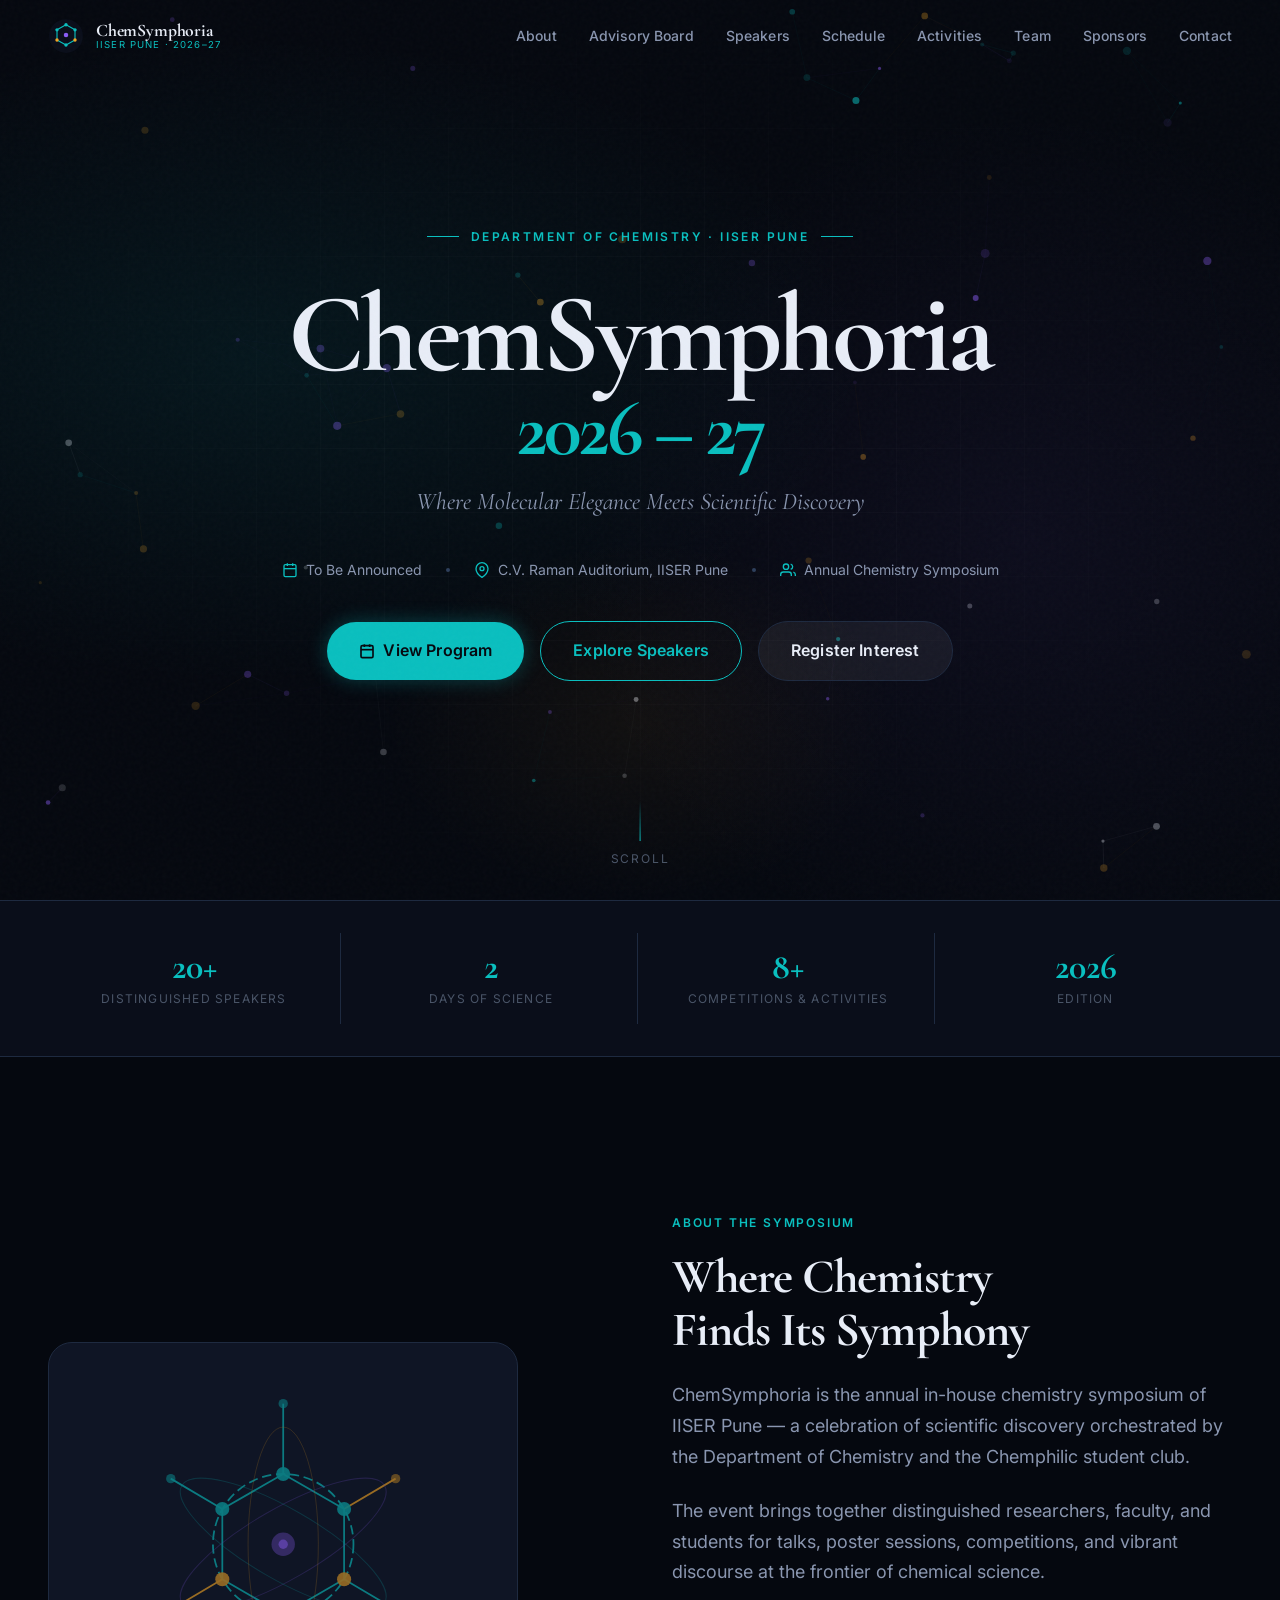
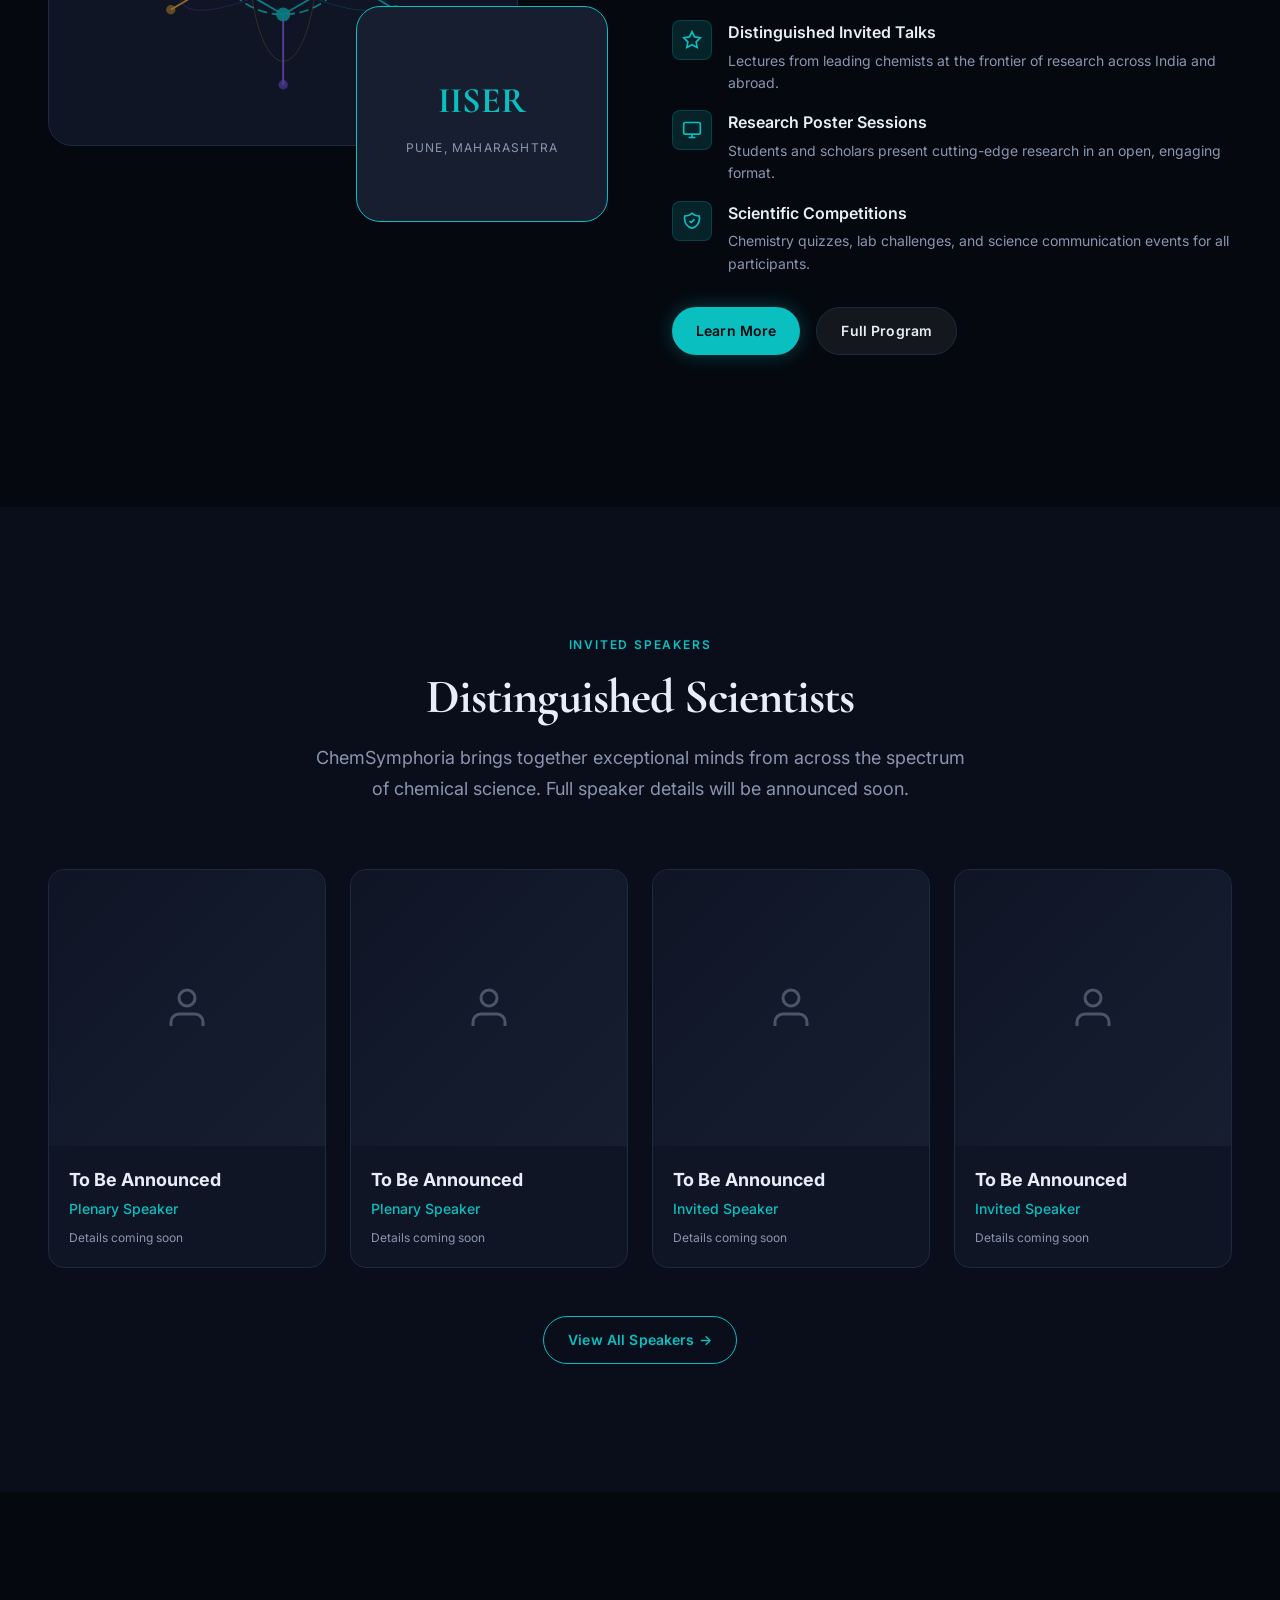
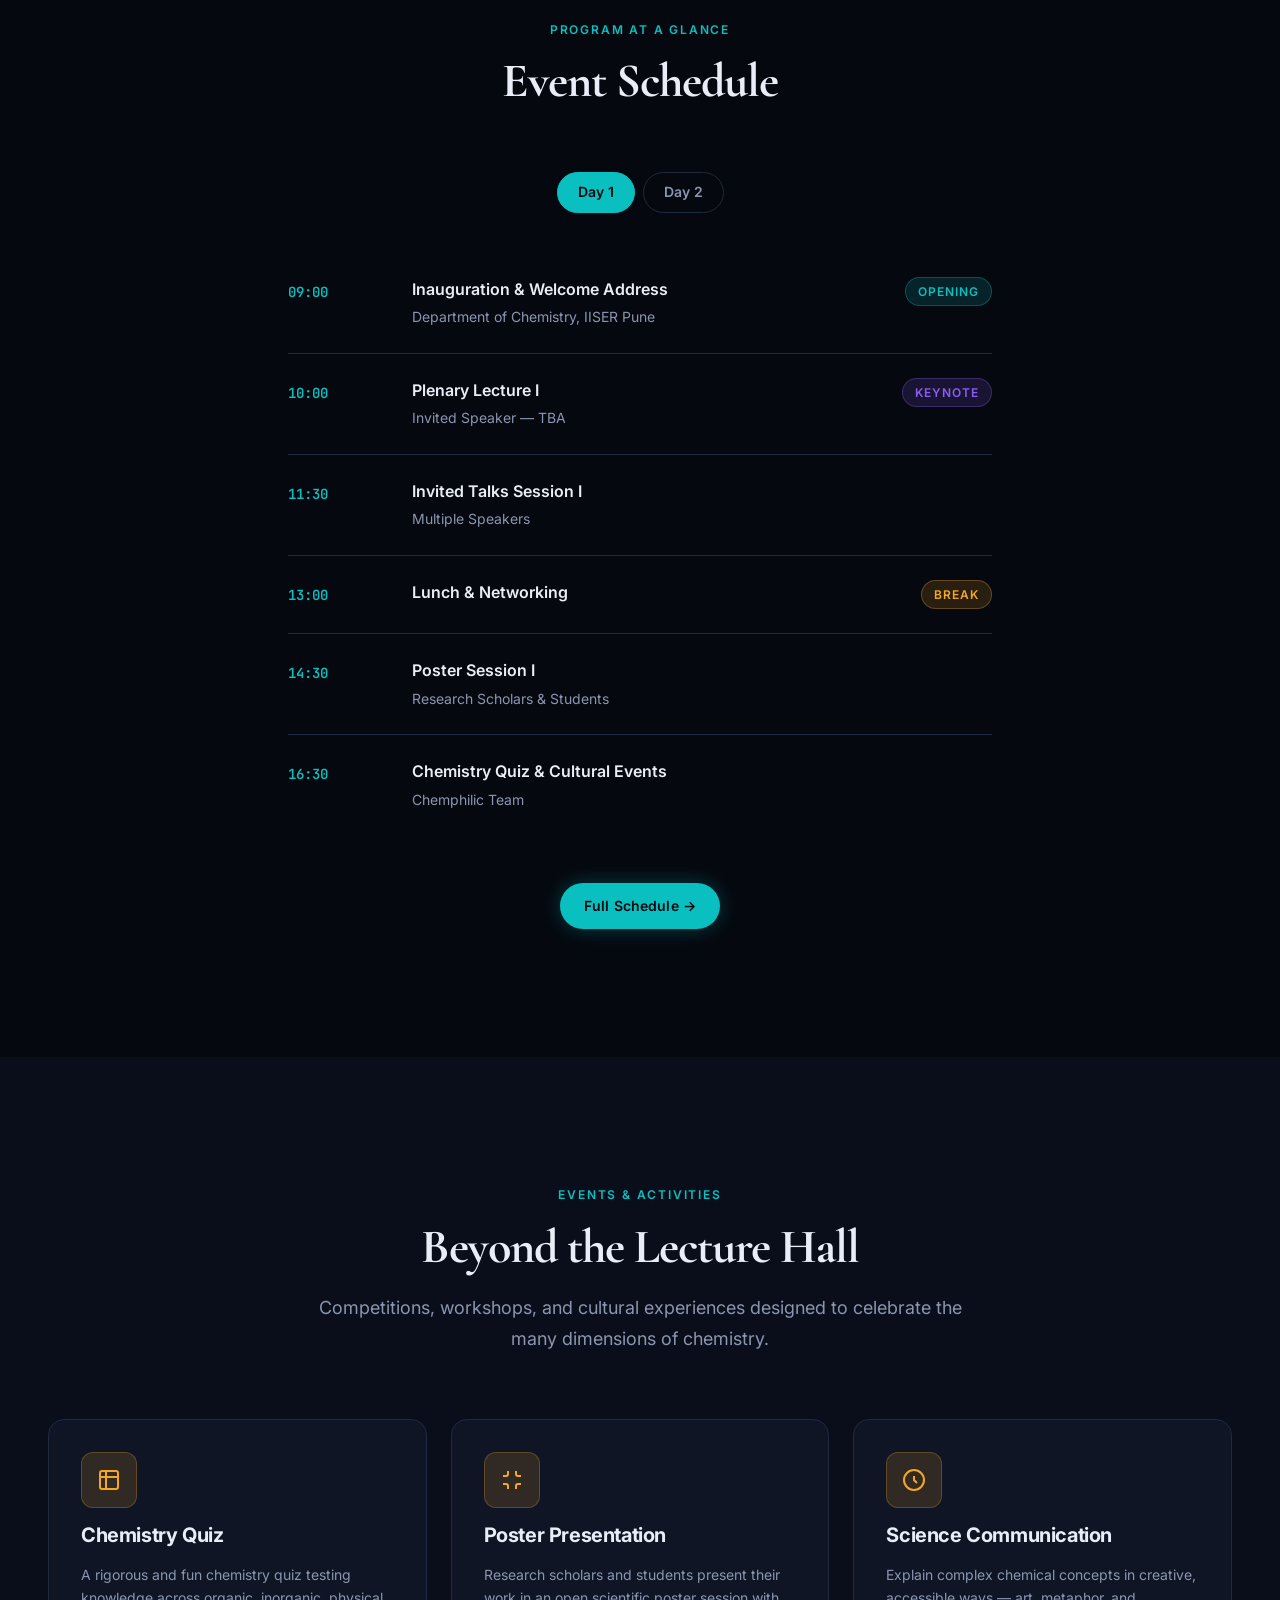
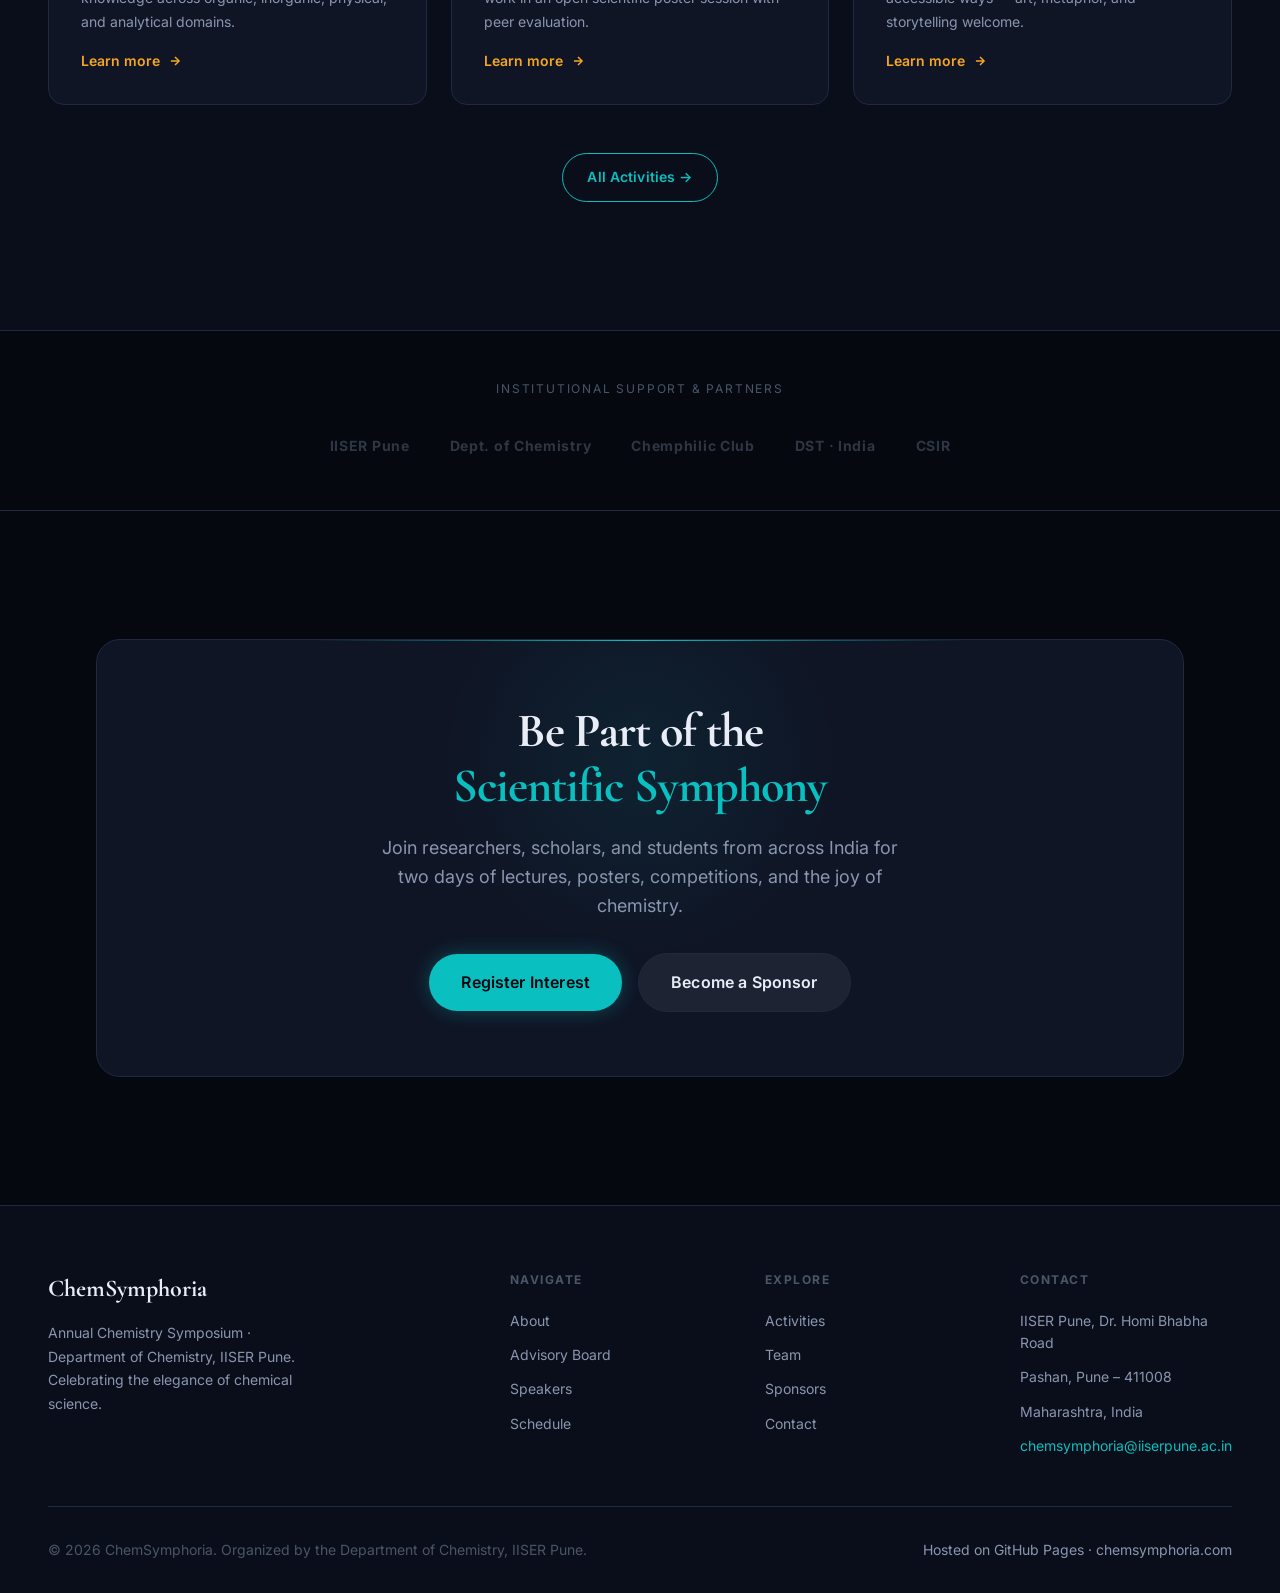
<file: (N)index.html>
<!DOCTYPE html>
<html lang="en">
<head>
  <meta charset="UTF-8">
  <meta name="viewport" content="width=device-width, initial-scale=1.0">
  <meta name="description" content="ChemSymphoria 2026–27 — The Annual Chemistry Symposium of IISER Pune. A confluence of minds, molecules, and discovery.">
  <meta property="og:title" content="ChemSymphoria 2026–27 | IISER Pune">
  <meta property="og:description" content="Annual Chemistry Symposium — IISER Pune. Celebrating scientific discovery, molecular elegance, and the chemistry of ideas.">
  <meta property="og:type" content="website">
  <meta property="og:url" content="https://chemsymphoria.com">
  <meta name="twitter:card" content="summary_large_image">
  <title>ChemSymphoria 2026–27 | Annual Chemistry Symposium · IISER Pune</title>

  <!-- Favicon -->
  <link rel="icon" type="image/svg+xml" href="assets/icons/favicon.svg">

  <!-- Google Fonts -->
  <link rel="preconnect" href="https://fonts.googleapis.com">
  <link rel="preconnect" href="https://fonts.gstatic.com" crossorigin>
  <link href="https://fonts.googleapis.com/css2?family=Cormorant+Garamond:ital,wght@0,400;0,600;0,700;1,400;1,600&family=Inter:wght@400;500;600;700&family=JetBrains+Mono:wght@400;600&display=swap" rel="stylesheet">

  <!-- Styles -->
  <link rel="stylesheet" href="assets/css/design-system.css">
  <link rel="stylesheet" href="assets/css/home.css">
</head>
<body>

  <!-- Skip link -->
  <a class="skip-link" href="#main-content">Skip to main content</a>

  <!-- Noise texture -->
  <div class="noise-overlay" aria-hidden="true"></div>

  <!-- ─── Navigation ────────────────────────────────────────── -->
  <nav class="nav" role="navigation" aria-label="Main navigation">
    <div class="nav__inner">
      <a href="index.html" class="nav__logo" aria-label="ChemSymphoria home">
        <svg class="nav__logo-icon" viewBox="0 0 64 64" fill="none" xmlns="http://www.w3.org/2000/svg" aria-hidden="true">
          <circle cx="32" cy="32" r="30" fill="#0A0E1A"/>
          <g stroke="#0ABFBF" stroke-width="2" stroke-linecap="round">
            <line x1="32" y1="12" x2="48" y2="21"/><line x1="48" y1="21" x2="48" y2="39"/>
            <line x1="48" y1="39" x2="32" y2="48"/><line x1="32" y1="48" x2="16" y2="39"/>
            <line x1="16" y1="39" x2="16" y2="21"/><line x1="16" y1="21" x2="32" y2="12"/>
          </g>
          <circle cx="32" cy="12" r="3" fill="#0ABFBF"/><circle cx="48" cy="21" r="3" fill="#0ABFBF"/>
          <circle cx="48" cy="39" r="3" fill="#F5A623"/><circle cx="32" cy="48" r="3" fill="#0ABFBF"/>
          <circle cx="16" cy="39" r="3" fill="#F5A623"/><circle cx="16" cy="21" r="3" fill="#0ABFBF"/>
          <circle cx="32" cy="30" r="4" fill="#8B5CF6"/>
        </svg>
        <div class="nav__logo-text">
          <span class="nav__logo-name">ChemSymphoria</span>
          <span class="nav__logo-sub">IISER Pune · 2026–27</span>
        </div>
      </a>

      <div class="nav__links" role="list">
        <a href="about.html"          class="nav__link" role="listitem">About</a>
        <a href="advisory-board.html" class="nav__link" role="listitem">Advisory Board</a>
        <a href="speakers.html"       class="nav__link" role="listitem">Speakers</a>
        <a href="schedule.html"       class="nav__link" role="listitem">Schedule</a>
        <a href="activities.html"     class="nav__link" role="listitem">Activities</a>
        <a href="team.html"           class="nav__link" role="listitem">Team</a>
        <a href="sponsors.html"       class="nav__link" role="listitem">Sponsors</a>
        <a href="contact.html"        class="nav__link" role="listitem">Contact</a>
      </div>

      <button class="nav__toggle" aria-label="Toggle mobile menu" aria-expanded="false">
        <span></span><span></span><span></span>
      </button>
    </div>
  </nav>

  <!-- Mobile Menu -->
  <div class="nav__mobile" role="dialog" aria-label="Mobile navigation">
    <a href="about.html"          class="nav__mobile-link">About</a>
    <a href="advisory-board.html" class="nav__mobile-link">Advisory Board</a>
    <a href="speakers.html"       class="nav__mobile-link">Speakers</a>
    <a href="schedule.html"       class="nav__mobile-link">Schedule</a>
    <a href="activities.html"     class="nav__mobile-link">Activities</a>
    <a href="team.html"           class="nav__mobile-link">Team</a>
    <a href="sponsors.html"       class="nav__mobile-link">Sponsors</a>
    <a href="contact.html"        class="nav__mobile-link">Contact</a>
  </div>

  <main id="main-content">

    <!-- ─── Hero ──────────────────────────────────────────── -->
    <section class="hero" aria-label="Hero section">
      <canvas id="hero-canvas" aria-hidden="true"></canvas>
      <div class="hero__atmosphere" aria-hidden="true"></div>
      <div class="hero__grid"      aria-hidden="true"></div>

      <div class="hero__content">
        <div class="hero__eyebrow">
          <span class="hero__eyebrow-line" aria-hidden="true"></span>
          <span class="hero__eyebrow-text">Department of Chemistry · IISER Pune</span>
          <span class="hero__eyebrow-line" aria-hidden="true"></span>
        </div>

        <h1 class="hero__title">
          <span class="hero__title-main">ChemSymphoria</span>
          <span class="hero__title-year">2026 – 27</span>
        </h1>

        <p class="hero__tagline">
          Where Molecular Elegance Meets Scientific Discovery
        </p>

        <div class="hero__meta" role="list">
          <div class="hero__meta-item" role="listitem">
            <svg class="hero__meta-icon" viewBox="0 0 24 24" fill="none" stroke="currentColor" stroke-width="2" aria-hidden="true">
              <rect x="3" y="4" width="18" height="18" rx="2"/><line x1="16" y1="2" x2="16" y2="6"/><line x1="8" y1="2" x2="8" y2="6"/><line x1="3" y1="10" x2="21" y2="10"/>
            </svg>
            <span>To Be Announced</span>
          </div>
          <div class="hero__meta-sep" aria-hidden="true"></div>
          <div class="hero__meta-item" role="listitem">
            <svg class="hero__meta-icon" viewBox="0 0 24 24" fill="none" stroke="currentColor" stroke-width="2" aria-hidden="true">
              <path d="M21 10c0 7-9 13-9 13S3 17 3 10a9 9 0 0118 0z"/><circle cx="12" cy="10" r="3"/>
            </svg>
            <span>C.V. Raman Auditorium, IISER Pune</span>
          </div>
          <div class="hero__meta-sep" aria-hidden="true"></div>
          <div class="hero__meta-item" role="listitem">
            <svg class="hero__meta-icon" viewBox="0 0 24 24" fill="none" stroke="currentColor" stroke-width="2" aria-hidden="true">
              <path d="M17 21v-2a4 4 0 00-4-4H5a4 4 0 00-4 4v2"/><circle cx="9" cy="7" r="4"/><path d="M23 21v-2a4 4 0 00-3-3.87m-4-12a4 4 0 010 7.75"/>
            </svg>
            <span>Annual Chemistry Symposium</span>
          </div>
        </div>

        <div class="hero__actions">
          <a href="schedule.html" class="btn btn--primary btn--lg">
            <svg width="16" height="16" viewBox="0 0 24 24" fill="none" stroke="currentColor" stroke-width="2.5" aria-hidden="true">
              <rect x="3" y="4" width="18" height="18" rx="2"/><line x1="3" y1="10" x2="21" y2="10"/><line x1="8" y1="2" x2="8" y2="6"/><line x1="16" y1="2" x2="16" y2="6"/>
            </svg>
            View Program
          </a>
          <a href="speakers.html" class="btn btn--secondary btn--lg">Explore Speakers</a>
          <a href="contact.html" class="btn btn--ghost btn--lg">Register Interest</a>
        </div>
      </div>

      <div class="hero__scroll-cue" aria-hidden="true">
        <div class="hero__scroll-cue-line"></div>
        <span class="hero__scroll-cue-text">Scroll</span>
      </div>
    </section>

    <!-- ─── Stats Bar ──────────────────────────────────────── -->
    <section class="stats-bar" aria-label="Event statistics">
      <div class="container">
        <div class="stats-bar__grid">
          <div class="stats-bar__item reveal">
            <div class="stats-bar__value">20+</div>
            <div class="stats-bar__label">Distinguished Speakers</div>
          </div>
          <div class="stats-bar__item reveal reveal--delay-1">
            <div class="stats-bar__value">2</div>
            <div class="stats-bar__label">Days of Science</div>
          </div>
          <div class="stats-bar__item reveal reveal--delay-2">
            <div class="stats-bar__value">8+</div>
            <div class="stats-bar__label">Competitions &amp; Activities</div>
          </div>
          <div class="stats-bar__item reveal reveal--delay-3">
            <div class="stats-bar__value">2026</div>
            <div class="stats-bar__label">Edition</div>
          </div>
        </div>
      </div>
    </section>

    <!-- ─── About Section ─────────────────────────────────── -->
    <section class="about-home section" id="about" aria-labelledby="about-heading">
      <div class="container">
        <div class="about-home__inner">
          <!-- Visual panel -->
          <div class="about-home__visual reveal">
            <div class="about-home__visual-box about-home__visual-box--main">
              <div class="about-home__molecule">
                <svg viewBox="0 0 400 400" fill="none" xmlns="http://www.w3.org/2000/svg" class="molecule-hero-svg" aria-hidden="true">
                  <!-- Benzene-like ring with radiating bonds -->
                  <g opacity="0.6">
                    <circle cx="200" cy="200" r="60" stroke="#0ABFBF" stroke-width="1.5" stroke-dasharray="8 4"/>
                    <!-- Hexagon vertices -->
                    <line x1="200" y1="140" x2="200" y2="80" stroke="#0ABFBF" stroke-width="1.5"/>
                    <line x1="252" y1="170" x2="296" y2="144" stroke="#F5A623" stroke-width="1.5"/>
                    <line x1="252" y1="230" x2="296" y2="256" stroke="#0ABFBF" stroke-width="1.5"/>
                    <line x1="200" y1="260" x2="200" y2="320" stroke="#8B5CF6" stroke-width="1.5"/>
                    <line x1="148" y1="230" x2="104" y2="256" stroke="#F5A623" stroke-width="1.5"/>
                    <line x1="148" y1="170" x2="104" y2="144" stroke="#0ABFBF" stroke-width="1.5"/>
                    <!-- Hexagon sides -->
                    <line x1="200" y1="140" x2="252" y2="170" stroke="#0ABFBF" stroke-width="1.5"/>
                    <line x1="252" y1="170" x2="252" y2="230" stroke="#0ABFBF" stroke-width="1.5"/>
                    <line x1="252" y1="230" x2="200" y2="260" stroke="#0ABFBF" stroke-width="1.5"/>
                    <line x1="200" y1="260" x2="148" y2="230" stroke="#0ABFBF" stroke-width="1.5"/>
                    <line x1="148" y1="230" x2="148" y2="170" stroke="#0ABFBF" stroke-width="1.5"/>
                    <line x1="148" y1="170" x2="200" y2="140" stroke="#0ABFBF" stroke-width="1.5"/>
                    <!-- Atoms -->
                    <circle cx="200" cy="140" r="6" fill="#0ABFBF" opacity="0.9"/>
                    <circle cx="252" cy="170" r="6" fill="#0ABFBF" opacity="0.9"/>
                    <circle cx="252" cy="230" r="6" fill="#F5A623" opacity="0.9"/>
                    <circle cx="200" cy="260" r="6" fill="#0ABFBF" opacity="0.9"/>
                    <circle cx="148" cy="230" r="6" fill="#F5A623" opacity="0.9"/>
                    <circle cx="148" cy="170" r="6" fill="#0ABFBF" opacity="0.9"/>
                    <!-- Terminal atoms -->
                    <circle cx="200" cy="80" r="4" fill="#0ABFBF" opacity="0.6"/>
                    <circle cx="296" cy="144" r="4" fill="#F5A623" opacity="0.6"/>
                    <circle cx="296" cy="256" r="4" fill="#0ABFBF" opacity="0.6"/>
                    <circle cx="200" cy="320" r="4" fill="#8B5CF6" opacity="0.6"/>
                    <circle cx="104" cy="256" r="4" fill="#F5A623" opacity="0.6"/>
                    <circle cx="104" cy="144" r="4" fill="#0ABFBF" opacity="0.6"/>
                    <!-- Center -->
                    <circle cx="200" cy="200" r="10" fill="#8B5CF6" opacity="0.5"/>
                    <circle cx="200" cy="200" r="4"  fill="#8B5CF6" opacity="1"/>
                    <!-- Orbital rings -->
                    <ellipse cx="200" cy="200" rx="100" ry="30" stroke="#8B5CF6" stroke-width="0.8" opacity="0.3" transform="rotate(-30 200 200)"/>
                    <ellipse cx="200" cy="200" rx="100" ry="30" stroke="#0ABFBF" stroke-width="0.8" opacity="0.3" transform="rotate(30 200 200)"/>
                    <ellipse cx="200" cy="200" rx="100" ry="30" stroke="#F5A623" stroke-width="0.8" opacity="0.3" transform="rotate(90 200 200)"/>
                  </g>
                </svg>
              </div>
            </div>
            <div class="about-home__visual-box about-home__visual-box--accent">
              <div class="about-home__visual-accent-value">IISER</div>
              <div class="about-home__visual-accent-label">Pune, Maharashtra</div>
            </div>
          </div>

          <!-- Content -->
          <div class="about-home__content reveal reveal--delay-1">
            <span class="label">About the Symposium</span>
            <h2 class="section-title mb-6" id="about-heading" style="margin-top:1rem;">
              Where Chemistry<br>Finds Its Symphony
            </h2>
            <p class="section-subtitle mb-6">
              ChemSymphoria is the annual in-house chemistry symposium of IISER Pune — a celebration of scientific discovery orchestrated by the Department of Chemistry and the Chemphilic student club.
            </p>
            <p class="section-subtitle">
              The event brings together distinguished researchers, faculty, and students for talks, poster sessions, competitions, and vibrant discourse at the frontier of chemical science.
            </p>

            <div class="about-home__features">
              <div class="about-home__feature">
                <div class="about-home__feature-icon" aria-hidden="true">
                  <svg width="20" height="20" viewBox="0 0 24 24" fill="none" stroke="currentColor" stroke-width="2">
                    <path d="M12 2l3.09 6.26L22 9.27l-5 4.87 1.18 6.88L12 17.77l-6.18 3.25L7 14.14 2 9.27l6.91-1.01L12 2z"/>
                  </svg>
                </div>
                <div>
                  <div class="about-home__feature-title">Distinguished Invited Talks</div>
                  <div class="about-home__feature-desc">Lectures from leading chemists at the frontier of research across India and abroad.</div>
                </div>
              </div>
              <div class="about-home__feature">
                <div class="about-home__feature-icon" aria-hidden="true">
                  <svg width="20" height="20" viewBox="0 0 24 24" fill="none" stroke="currentColor" stroke-width="2">
                    <rect x="2" y="3" width="20" height="14" rx="2"/><line x1="8" y1="21" x2="16" y2="21"/><line x1="12" y1="17" x2="12" y2="21"/>
                  </svg>
                </div>
                <div>
                  <div class="about-home__feature-title">Research Poster Sessions</div>
                  <div class="about-home__feature-desc">Students and scholars present cutting-edge research in an open, engaging format.</div>
                </div>
              </div>
              <div class="about-home__feature">
                <div class="about-home__feature-icon" aria-hidden="true">
                  <svg width="20" height="20" viewBox="0 0 24 24" fill="none" stroke="currentColor" stroke-width="2">
                    <path d="M9 12l2 2 4-4m5.618-4.016A11.955 11.955 0 0112 2.944a11.955 11.955 0 01-8.618 3.04A12.02 12.02 0 003 9c0 5.591 3.824 10.29 9 11.622 5.176-1.332 9-6.03 9-11.622 0-1.042-.133-2.052-.382-3.016z"/>
                  </svg>
                </div>
                <div>
                  <div class="about-home__feature-title">Scientific Competitions</div>
                  <div class="about-home__feature-desc">Chemistry quizzes, lab challenges, and science communication events for all participants.</div>
                </div>
              </div>
            </div>

            <div class="flex gap-4" style="margin-top: 2rem;">
              <a href="about.html" class="btn btn--primary">Learn More</a>
              <a href="schedule.html" class="btn btn--ghost">Full Program</a>
            </div>
          </div>
        </div>
      </div>
    </section>

    <!-- ─── Speakers Preview ───────────────────────────────── -->
    <section class="speakers-home section" id="speakers" aria-labelledby="speakers-heading">
      <div class="container">
        <div class="section-header reveal">
          <span class="label">Invited Speakers</span>
          <h2 class="section-title" id="speakers-heading">Distinguished Scientists</h2>
          <p class="section-subtitle" style="margin: 0 auto;">
            ChemSymphoria brings together exceptional minds from across the spectrum of chemical science. Full speaker details will be announced soon.
          </p>
        </div>

        <div class="grid grid--4 reveal reveal--delay-1">
          <!-- Speaker placeholders — to be updated with real speaker data -->
          <article class="speaker-card card--teal">
            <div class="speaker-card__image-wrap">
              <div class="speaker-card__placeholder" aria-label="Speaker photo">
                <svg viewBox="0 0 24 24" fill="none" stroke="currentColor" stroke-width="1.5" aria-hidden="true">
                  <path d="M20 21v-2a4 4 0 00-4-4H8a4 4 0 00-4 4v2"/><circle cx="12" cy="7" r="4"/>
                </svg>
              </div>
            </div>
            <div class="speaker-card__body">
              <div class="speaker-card__name">To Be Announced</div>
              <div class="speaker-card__role">Plenary Speaker</div>
              <div class="speaker-card__affil">Details coming soon</div>
            </div>
          </article>

          <article class="speaker-card card--teal">
            <div class="speaker-card__image-wrap">
              <div class="speaker-card__placeholder" aria-label="Speaker photo">
                <svg viewBox="0 0 24 24" fill="none" stroke="currentColor" stroke-width="1.5" aria-hidden="true">
                  <path d="M20 21v-2a4 4 0 00-4-4H8a4 4 0 00-4 4v2"/><circle cx="12" cy="7" r="4"/>
                </svg>
              </div>
            </div>
            <div class="speaker-card__body">
              <div class="speaker-card__name">To Be Announced</div>
              <div class="speaker-card__role">Plenary Speaker</div>
              <div class="speaker-card__affil">Details coming soon</div>
            </div>
          </article>

          <article class="speaker-card card--teal">
            <div class="speaker-card__image-wrap">
              <div class="speaker-card__placeholder" aria-label="Speaker photo">
                <svg viewBox="0 0 24 24" fill="none" stroke="currentColor" stroke-width="1.5" aria-hidden="true">
                  <path d="M20 21v-2a4 4 0 00-4-4H8a4 4 0 00-4 4v2"/><circle cx="12" cy="7" r="4"/>
                </svg>
              </div>
            </div>
            <div class="speaker-card__body">
              <div class="speaker-card__name">To Be Announced</div>
              <div class="speaker-card__role">Invited Speaker</div>
              <div class="speaker-card__affil">Details coming soon</div>
            </div>
          </article>

          <article class="speaker-card card--teal">
            <div class="speaker-card__image-wrap">
              <div class="speaker-card__placeholder" aria-label="Speaker photo">
                <svg viewBox="0 0 24 24" fill="none" stroke="currentColor" stroke-width="1.5" aria-hidden="true">
                  <path d="M20 21v-2a4 4 0 00-4-4H8a4 4 0 00-4 4v2"/><circle cx="12" cy="7" r="4"/>
                </svg>
              </div>
            </div>
            <div class="speaker-card__body">
              <div class="speaker-card__name">To Be Announced</div>
              <div class="speaker-card__role">Invited Speaker</div>
              <div class="speaker-card__affil">Details coming soon</div>
            </div>
          </article>
        </div>

        <div class="text-center" style="margin-top: 3rem;">
          <a href="speakers.html" class="btn btn--secondary">View All Speakers →</a>
        </div>
      </div>
    </section>

    <!-- ─── Schedule Preview ───────────────────────────────── -->
    <section class="schedule-home section" id="schedule" aria-labelledby="schedule-heading">
      <div class="container container--narrow" style="max-width: 800px;">
        <div class="section-header reveal">
          <span class="label">Program at a Glance</span>
          <h2 class="section-title" id="schedule-heading">Event Schedule</h2>
        </div>

        <div class="schedule-tabs" role="tablist">
          <button class="schedule-tab active" data-day="1" role="tab" aria-selected="true" aria-controls="day-1">Day 1</button>
          <button class="schedule-tab" data-day="2" role="tab" aria-selected="false" aria-controls="day-2">Day 2</button>
        </div>

        <div class="schedule-day active" id="day-1" role="tabpanel">
          <div class="schedule-entry reveal">
            <div class="schedule-entry__time">09:00</div>
            <div class="schedule-entry__content">
              <div class="flex-between">
                <div class="schedule-entry__title">Inauguration &amp; Welcome Address</div>
                <span class="badge badge--teal">Opening</span>
              </div>
              <div class="schedule-entry__speaker">Department of Chemistry, IISER Pune</div>
            </div>
          </div>
          <div class="schedule-entry reveal reveal--delay-1">
            <div class="schedule-entry__time">10:00</div>
            <div class="schedule-entry__content">
              <div class="flex-between">
                <div class="schedule-entry__title">Plenary Lecture I</div>
                <span class="badge badge--violet">Keynote</span>
              </div>
              <div class="schedule-entry__speaker">Invited Speaker — TBA</div>
            </div>
          </div>
          <div class="schedule-entry reveal reveal--delay-2">
            <div class="schedule-entry__time">11:30</div>
            <div class="schedule-entry__content">
              <div class="schedule-entry__title">Invited Talks Session I</div>
              <div class="schedule-entry__speaker">Multiple Speakers</div>
            </div>
          </div>
          <div class="schedule-entry reveal reveal--delay-3">
            <div class="schedule-entry__time">13:00</div>
            <div class="schedule-entry__content">
              <div class="flex-between">
                <div class="schedule-entry__title">Lunch &amp; Networking</div>
                <span class="badge badge--amber">Break</span>
              </div>
            </div>
          </div>
          <div class="schedule-entry reveal reveal--delay-4">
            <div class="schedule-entry__time">14:30</div>
            <div class="schedule-entry__content">
              <div class="schedule-entry__title">Poster Session I</div>
              <div class="schedule-entry__speaker">Research Scholars &amp; Students</div>
            </div>
          </div>
          <div class="schedule-entry reveal reveal--delay-5">
            <div class="schedule-entry__time">16:30</div>
            <div class="schedule-entry__content">
              <div class="schedule-entry__title">Chemistry Quiz &amp; Cultural Events</div>
              <div class="schedule-entry__speaker">Chemphilic Team</div>
            </div>
          </div>
        </div>

        <div class="schedule-day" id="day-2" role="tabpanel">
          <div class="schedule-entry reveal">
            <div class="schedule-entry__time">09:30</div>
            <div class="schedule-entry__content">
              <div class="flex-between">
                <div class="schedule-entry__title">Plenary Lecture II</div>
                <span class="badge badge--violet">Keynote</span>
              </div>
              <div class="schedule-entry__speaker">Invited Speaker — TBA</div>
            </div>
          </div>
          <div class="schedule-entry reveal reveal--delay-1">
            <div class="schedule-entry__time">11:00</div>
            <div class="schedule-entry__content">
              <div class="schedule-entry__title">Invited Talks Session II</div>
              <div class="schedule-entry__speaker">Multiple Speakers</div>
            </div>
          </div>
          <div class="schedule-entry reveal reveal--delay-2">
            <div class="schedule-entry__time">13:00</div>
            <div class="schedule-entry__content">
              <div class="flex-between">
                <div class="schedule-entry__title">Lunch &amp; Networking</div>
                <span class="badge badge--amber">Break</span>
              </div>
            </div>
          </div>
          <div class="schedule-entry reveal reveal--delay-3">
            <div class="schedule-entry__time">14:30</div>
            <div class="schedule-entry__content">
              <div class="schedule-entry__title">Poster Session II &amp; Activities</div>
              <div class="schedule-entry__speaker">All Participants</div>
            </div>
          </div>
          <div class="schedule-entry reveal reveal--delay-4">
            <div class="schedule-entry__time">17:00</div>
            <div class="schedule-entry__content">
              <div class="flex-between">
                <div class="schedule-entry__title">Valedictory &amp; Awards Ceremony</div>
                <span class="badge badge--teal">Closing</span>
              </div>
              <div class="schedule-entry__speaker">Department of Chemistry, IISER Pune</div>
            </div>
          </div>
        </div>

        <div class="text-center" style="margin-top: 3rem;">
          <a href="schedule.html" class="btn btn--primary">Full Schedule →</a>
        </div>
      </div>
    </section>

    <!-- ─── Activities Preview ────────────────────────────── -->
    <section class="activities-home section" id="activities" aria-labelledby="activities-heading">
      <div class="container">
        <div class="section-header reveal">
          <span class="label">Events &amp; Activities</span>
          <h2 class="section-title" id="activities-heading">Beyond the Lecture Hall</h2>
          <p class="section-subtitle" style="margin: 0 auto;">
            Competitions, workshops, and cultural experiences designed to celebrate the many dimensions of chemistry.
          </p>
        </div>

        <div class="grid grid--3 reveal reveal--delay-1">
          <article class="activity-card">
            <div class="activity-card__icon" aria-hidden="true">
              <svg width="24" height="24" viewBox="0 0 24 24" fill="none" stroke="currentColor" stroke-width="2">
                <path d="M9 3H5a2 2 0 00-2 2v4m6-6h10a2 2 0 012 2v4M9 3v18m0 0h10a2 2 0 002-2V9M9 21H5a2 2 0 01-2-2V9m0 0h18"/>
              </svg>
            </div>
            <h3 class="activity-card__title">Chemistry Quiz</h3>
            <p class="activity-card__desc">A rigorous and fun chemistry quiz testing knowledge across organic, inorganic, physical, and analytical domains.</p>
            <a href="activities.html" class="activity-card__cta">
              Learn more
              <svg width="14" height="14" viewBox="0 0 24 24" fill="none" stroke="currentColor" stroke-width="2.5" aria-hidden="true">
                <path d="M5 12h14m-7-7l7 7-7 7"/>
              </svg>
            </a>
          </article>

          <article class="activity-card">
            <div class="activity-card__icon" aria-hidden="true">
              <svg width="24" height="24" viewBox="0 0 24 24" fill="none" stroke="currentColor" stroke-width="2">
                <path d="M8 3v3a2 2 0 01-2 2H3m18 0h-3a2 2 0 01-2-2V3m0 18v-3a2 2 0 012-2h3M3 16h3a2 2 0 012 2v3"/>
              </svg>
            </div>
            <h3 class="activity-card__title">Poster Presentation</h3>
            <p class="activity-card__desc">Research scholars and students present their work in an open scientific poster session with peer evaluation.</p>
            <a href="activities.html" class="activity-card__cta">
              Learn more
              <svg width="14" height="14" viewBox="0 0 24 24" fill="none" stroke="currentColor" stroke-width="2.5" aria-hidden="true">
                <path d="M5 12h14m-7-7l7 7-7 7"/>
              </svg>
            </a>
          </article>

          <article class="activity-card">
            <div class="activity-card__icon" aria-hidden="true">
              <svg width="24" height="24" viewBox="0 0 24 24" fill="none" stroke="currentColor" stroke-width="2">
                <circle cx="12" cy="12" r="10"/><path d="M12 8v4l3 3"/>
              </svg>
            </div>
            <h3 class="activity-card__title">Science Communication</h3>
            <p class="activity-card__desc">Explain complex chemical concepts in creative, accessible ways — art, metaphor, and storytelling welcome.</p>
            <a href="activities.html" class="activity-card__cta">
              Learn more
              <svg width="14" height="14" viewBox="0 0 24 24" fill="none" stroke="currentColor" stroke-width="2.5" aria-hidden="true">
                <path d="M5 12h14m-7-7l7 7-7 7"/>
              </svg>
            </a>
          </article>
        </div>

        <div class="text-center" style="margin-top: 3rem;">
          <a href="activities.html" class="btn btn--secondary">All Activities →</a>
        </div>
      </div>
    </section>

    <!-- ─── Sponsors Strip ─────────────────────────────────── -->
    <section class="sponsors-strip" aria-labelledby="sponsors-home-heading">
      <div class="container">
        <p class="sponsors-strip__label" id="sponsors-home-heading">Institutional Support &amp; Partners</p>
        <div class="sponsors-strip__logos">
          <div class="sponsors-strip__logo-placeholder">IISER Pune</div>
          <div class="sponsors-strip__logo-placeholder">Dept. of Chemistry</div>
          <div class="sponsors-strip__logo-placeholder">Chemphilic Club</div>
          <div class="sponsors-strip__logo-placeholder">DST · India</div>
          <div class="sponsors-strip__logo-placeholder">CSIR</div>
        </div>
      </div>
    </section>

    <!-- ─── CTA Banner ─────────────────────────────────────── -->
    <section class="section" aria-labelledby="cta-heading">
      <div class="container">
        <div class="cta-banner reveal">
          <div class="cta-banner__glow" aria-hidden="true"></div>
          <h2 class="cta-banner__title" id="cta-heading">
            Be Part of the<br>
            <span class="text-teal">Scientific Symphony</span>
          </h2>
          <p class="cta-banner__desc">
            Join researchers, scholars, and students from across India for two days of lectures, posters, competitions, and the joy of chemistry.
          </p>
          <div class="cta-banner__actions">
            <a href="contact.html" class="btn btn--primary btn--lg">Register Interest</a>
            <a href="sponsors.html" class="btn btn--ghost btn--lg">Become a Sponsor</a>
          </div>
        </div>
      </div>
    </section>

  </main>

  <!-- ─── Footer ────────────────────────────────────────────── -->
  <footer class="footer" role="contentinfo">
    <div class="container">
      <div class="footer__grid">
        <div>
          <div class="footer__brand-name">ChemSymphoria</div>
          <p class="footer__brand-desc">
            Annual Chemistry Symposium · Department of Chemistry, IISER Pune. Celebrating the elegance of chemical science.
          </p>
        </div>
        <div>
          <p class="footer__col-title">Navigate</p>
          <nav class="footer__links" aria-label="Footer navigation">
            <a href="about.html"          class="footer__link">About</a>
            <a href="advisory-board.html" class="footer__link">Advisory Board</a>
            <a href="speakers.html"       class="footer__link">Speakers</a>
            <a href="schedule.html"       class="footer__link">Schedule</a>
          </nav>
        </div>
        <div>
          <p class="footer__col-title">Explore</p>
          <nav class="footer__links" aria-label="Footer navigation secondary">
            <a href="activities.html" class="footer__link">Activities</a>
            <a href="team.html"       class="footer__link">Team</a>
            <a href="sponsors.html"   class="footer__link">Sponsors</a>
            <a href="contact.html"    class="footer__link">Contact</a>
          </nav>
        </div>
        <div>
          <p class="footer__col-title">Contact</p>
          <div class="footer__links">
            <span class="footer__link">IISER Pune, Dr. Homi Bhabha Road</span>
            <span class="footer__link">Pashan, Pune – 411008</span>
            <span class="footer__link">Maharashtra, India</span>
            <a href="mailto:chemsymphoria@iiserpune.ac.in" class="footer__link" style="color: var(--color-teal);">chemsymphoria@iiserpune.ac.in</a>
          </div>
        </div>
      </div>

      <div class="footer__bottom">
        <p class="footer__copy">© 2026 ChemSymphoria. Organized by the Department of Chemistry, IISER Pune.</p>
        <p class="footer__iiser">Hosted on <a href="https://pages.github.com" class="footer__link">GitHub Pages</a> · <a href="https://chemsymphoria.com" class="footer__link">chemsymphoria.com</a></p>
      </div>
    </div>
  </footer>

  <script src="assets/js/main.js"></script>
</body>
</html>
</file>
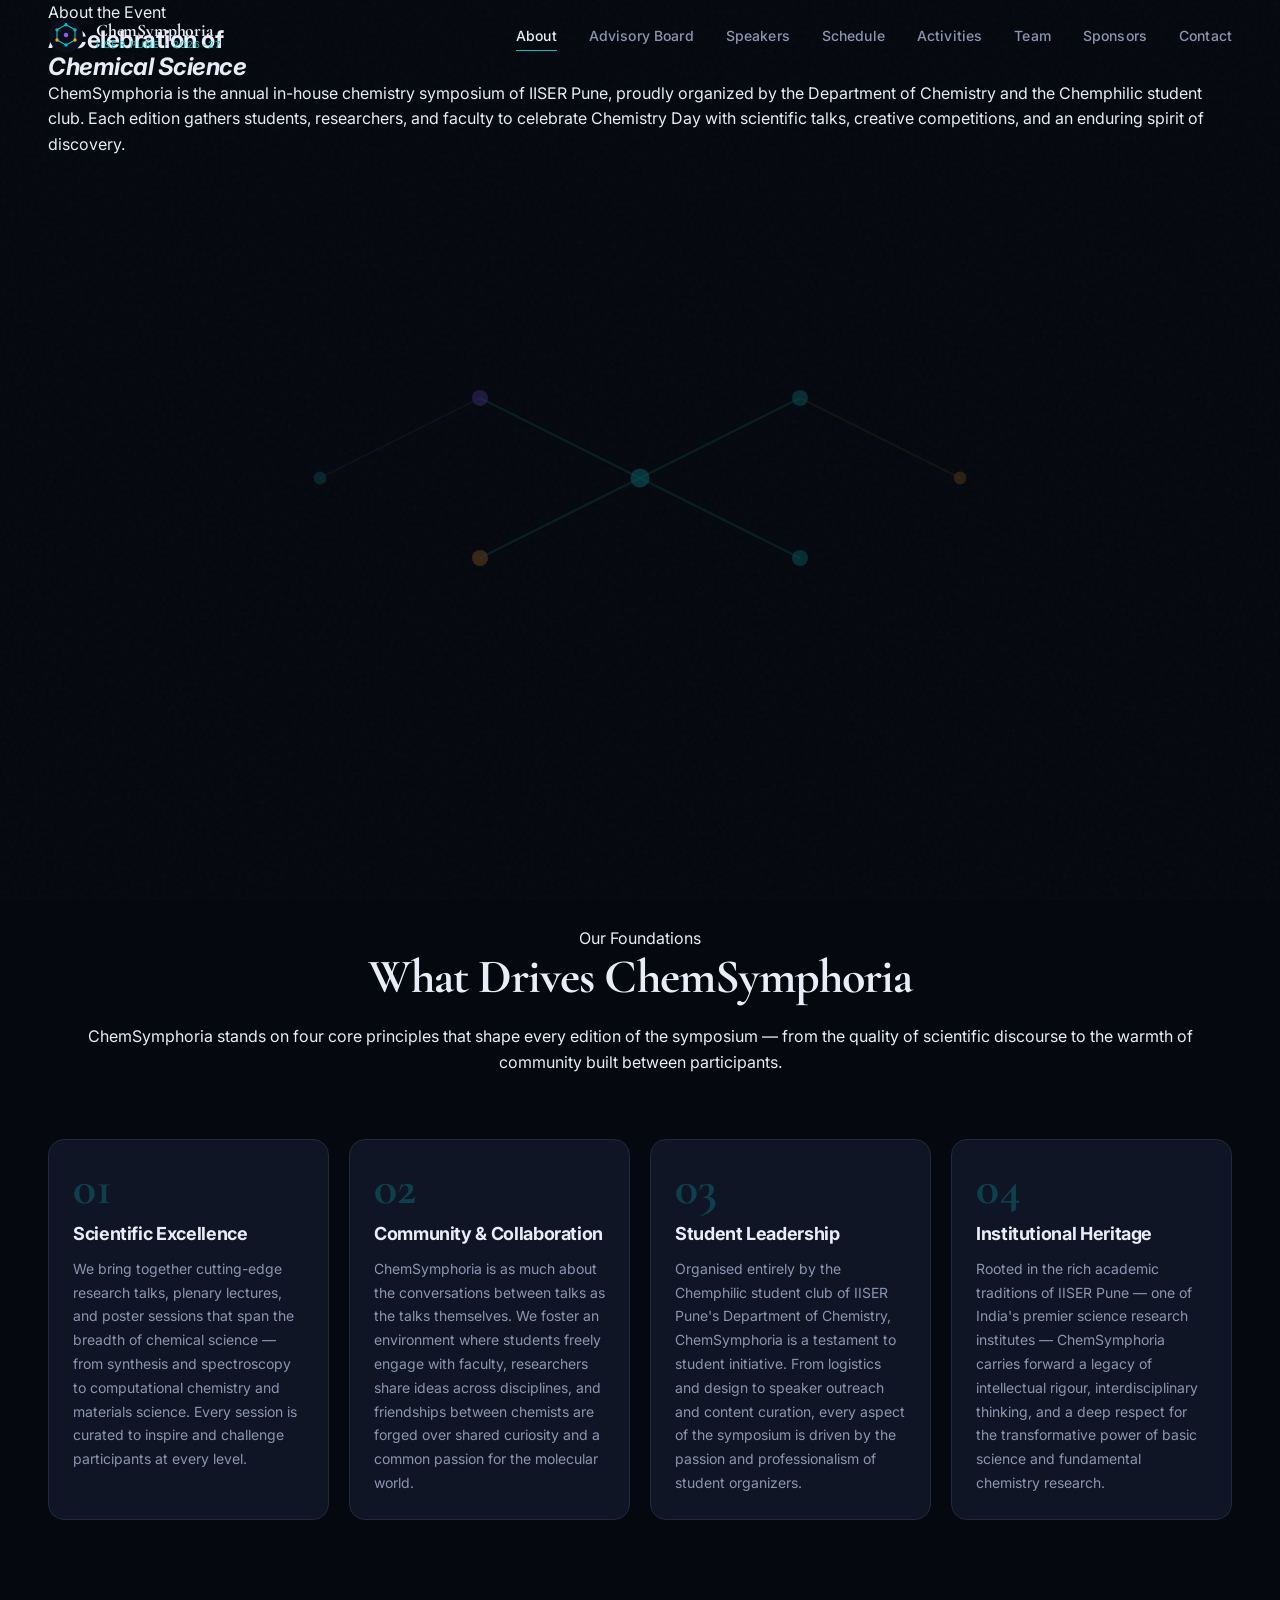
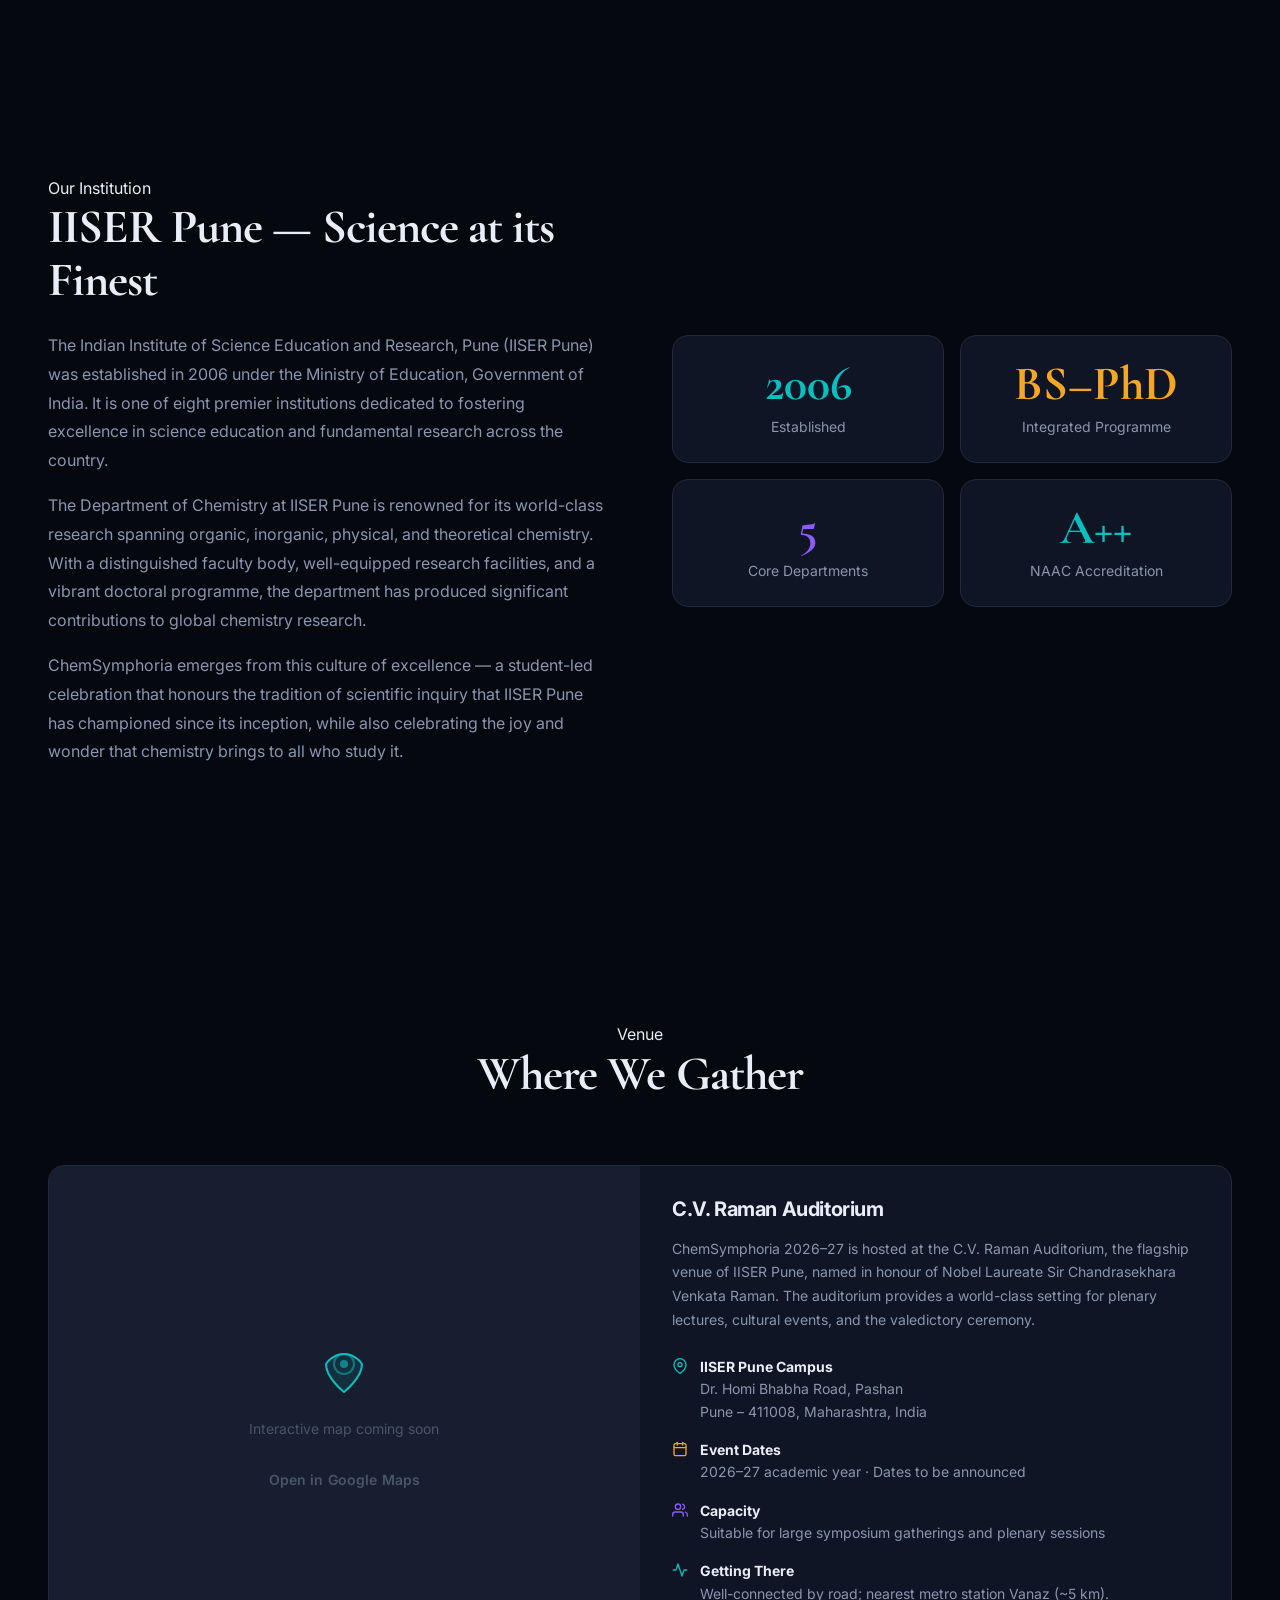
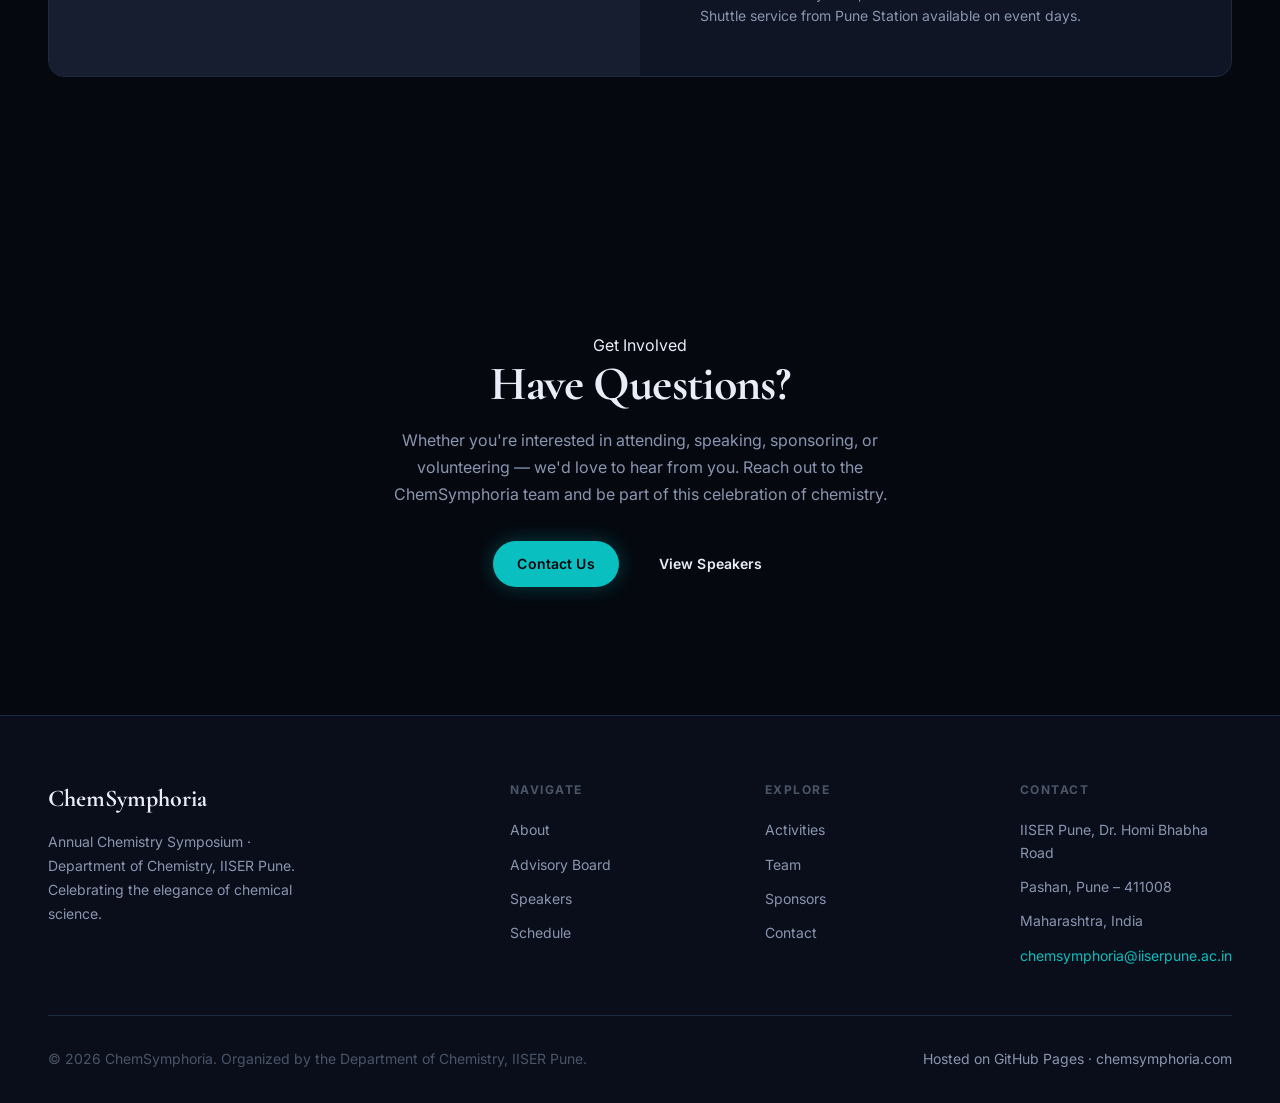
<file: about.html>
<!DOCTYPE html>
<html lang="en">
<head>
  <meta charset="UTF-8">
  <meta name="viewport" content="width=device-width, initial-scale=1.0">
  <meta name="description" content="About ChemSymphoria — the annual in-house chemistry symposium of IISER Pune, organized by the Department of Chemistry and the Chemphilic student club to celebrate Chemistry Day.">
  <title>About | ChemSymphoria 2026–27 · IISER Pune</title>
  <link rel="icon" type="image/svg+xml" href="assets/icons/favicon.svg">
  <link rel="preconnect" href="https://fonts.googleapis.com">
  <link rel="preconnect" href="https://fonts.gstatic.com" crossorigin>
  <link href="https://fonts.googleapis.com/css2?family=Cormorant+Garamond:ital,wght@0,400;0,600;0,700;1,400;1,600&family=Inter:wght@400;500;600;700&family=JetBrains+Mono:wght@400;600&display=swap" rel="stylesheet">
  <link rel="stylesheet" href="assets/css/design-system.css">
  <link rel="stylesheet" href="assets/css/home.css">
  <link rel="stylesheet" href="assets/css/pages.css">
</head>
<body>
  <a class="skip-link" href="#main-content">Skip to main content</a>
  <div class="noise-overlay" aria-hidden="true"></div>

  <nav class="nav" role="navigation" aria-label="Main navigation">
    <div class="nav__inner">
      <a href="index.html" class="nav__logo" aria-label="ChemSymphoria home">
        <svg class="nav__logo-icon" viewBox="0 0 64 64" fill="none" xmlns="http://www.w3.org/2000/svg" aria-hidden="true">
          <circle cx="32" cy="32" r="30" fill="#0A0E1A"/>
          <g stroke="#0ABFBF" stroke-width="2" stroke-linecap="round">
            <line x1="32" y1="12" x2="48" y2="21"/><line x1="48" y1="21" x2="48" y2="39"/>
            <line x1="48" y1="39" x2="32" y2="48"/><line x1="32" y1="48" x2="16" y2="39"/>
            <line x1="16" y1="39" x2="16" y2="21"/><line x1="16" y1="21" x2="32" y2="12"/>
          </g>
          <circle cx="32" cy="12" r="3" fill="#0ABFBF"/><circle cx="48" cy="21" r="3" fill="#0ABFBF"/>
          <circle cx="48" cy="39" r="3" fill="#F5A623"/><circle cx="32" cy="48" r="3" fill="#0ABFBF"/>
          <circle cx="16" cy="39" r="3" fill="#F5A623"/><circle cx="16" cy="21" r="3" fill="#0ABFBF"/>
          <circle cx="32" cy="30" r="4" fill="#8B5CF6"/>
        </svg>
        <div class="nav__logo-text">
          <span class="nav__logo-name">ChemSymphoria</span>
          <span class="nav__logo-sub">IISER Pune · 2026–27</span>
        </div>
      </a>
      <div class="nav__links" role="list">
        <a href="about.html"          class="nav__link nav__link--active" role="listitem">About</a>
        <a href="advisory-board.html" class="nav__link" role="listitem">Advisory Board</a>
        <a href="speakers.html"       class="nav__link" role="listitem">Speakers</a>
        <a href="schedule.html"       class="nav__link" role="listitem">Schedule</a>
        <a href="activities.html"     class="nav__link" role="listitem">Activities</a>
        <a href="team.html"           class="nav__link" role="listitem">Team</a>
        <a href="sponsors.html"       class="nav__link" role="listitem">Sponsors</a>
        <a href="contact.html"        class="nav__link" role="listitem">Contact</a>
      </div>
      <button class="nav__toggle" aria-label="Toggle mobile menu" aria-expanded="false">
        <span></span><span></span><span></span>
      </button>
    </div>
  </nav>
  <div class="nav__mobile" role="dialog" aria-label="Mobile navigation">
    <a href="about.html"          class="nav__mobile-link">About</a>
    <a href="advisory-board.html" class="nav__mobile-link">Advisory Board</a>
    <a href="speakers.html"       class="nav__mobile-link">Speakers</a>
    <a href="schedule.html"       class="nav__mobile-link">Schedule</a>
    <a href="activities.html"     class="nav__mobile-link">Activities</a>
    <a href="team.html"           class="nav__mobile-link">Team</a>
    <a href="sponsors.html"       class="nav__mobile-link">Sponsors</a>
    <a href="contact.html"        class="nav__mobile-link">Contact</a>
  </div>

  <main id="main-content">

    <!-- ─── Page Hero ─────────────────────────────────────────── -->
    <section class="page-hero" aria-labelledby="about-heading">
      <div class="container">
        <div class="page-hero__inner">
          <p class="page-hero__label">
            <span class="page-hero__label-dot" aria-hidden="true"></span>
            About the Event
          </p>
          <h1 class="page-hero__title" id="about-heading">
            A Celebration of<br>
            <em>Chemical Science</em>
          </h1>
          <p class="page-hero__desc">
            ChemSymphoria is the annual in-house chemistry symposium of IISER Pune, proudly organized
            by the Department of Chemistry and the Chemphilic student club. Each edition gathers students,
            researchers, and faculty to celebrate Chemistry Day with scientific talks, creative competitions,
            and an enduring spirit of discovery.
          </p>
        </div>
      </div>
      <div class="page-hero__bg" aria-hidden="true">
        <svg class="molecule-hero-svg" viewBox="0 0 800 400" fill="none" xmlns="http://www.w3.org/2000/svg">
          <circle cx="400" cy="200" r="6" fill="#0ABFBF" opacity="0.6"/>
          <circle cx="300" cy="150" r="5" fill="#8B5CF6" opacity="0.5"/>
          <circle cx="500" cy="150" r="5" fill="#0ABFBF" opacity="0.5"/>
          <circle cx="300" cy="250" r="5" fill="#F5A623" opacity="0.5"/>
          <circle cx="500" cy="250" r="5" fill="#0ABFBF" opacity="0.5"/>
          <circle cx="200" cy="200" r="4" fill="#0ABFBF" opacity="0.4"/>
          <circle cx="600" cy="200" r="4" fill="#F5A623" opacity="0.4"/>
          <line x1="400" y1="200" x2="300" y2="150" stroke="#0ABFBF" stroke-width="1.5" opacity="0.3"/>
          <line x1="400" y1="200" x2="500" y2="150" stroke="#0ABFBF" stroke-width="1.5" opacity="0.3"/>
          <line x1="400" y1="200" x2="300" y2="250" stroke="#0ABFBF" stroke-width="1.5" opacity="0.3"/>
          <line x1="400" y1="200" x2="500" y2="250" stroke="#0ABFBF" stroke-width="1.5" opacity="0.3"/>
          <line x1="300" y1="150" x2="200" y2="200" stroke="#8B5CF6" stroke-width="1" opacity="0.2"/>
          <line x1="500" y1="150" x2="600" y2="200" stroke="#F5A623" stroke-width="1" opacity="0.2"/>
        </svg>
      </div>
    </section>

    <!-- ─── About Pillars ─────────────────────────────────────── -->
    <section class="section" aria-labelledby="pillars-heading">
      <div class="container">
        <div class="section-header">
          <p class="section-label">Our Foundations</p>
          <h2 class="section-title" id="pillars-heading">What Drives ChemSymphoria</h2>
          <p class="section-desc">
            ChemSymphoria stands on four core principles that shape every edition of the symposium —
            from the quality of scientific discourse to the warmth of community built between participants.
          </p>
        </div>

        <div class="about-pillars">
          <article class="about-pillar">
            <div class="about-pillar__num" aria-hidden="true">01</div>
            <h3 class="about-pillar__title">Scientific Excellence</h3>
            <p class="about-pillar__desc">
              We bring together cutting-edge research talks, plenary lectures, and poster sessions
              that span the breadth of chemical science — from synthesis and spectroscopy to
              computational chemistry and materials science. Every session is curated to inspire
              and challenge participants at every level.
            </p>
          </article>

          <article class="about-pillar">
            <div class="about-pillar__num" aria-hidden="true">02</div>
            <h3 class="about-pillar__title">Community &amp; Collaboration</h3>
            <p class="about-pillar__desc">
              ChemSymphoria is as much about the conversations between talks as the talks themselves.
              We foster an environment where students freely engage with faculty, researchers share ideas
              across disciplines, and friendships between chemists are forged over shared curiosity
              and a common passion for the molecular world.
            </p>
          </article>

          <article class="about-pillar">
            <div class="about-pillar__num" aria-hidden="true">03</div>
            <h3 class="about-pillar__title">Student Leadership</h3>
            <p class="about-pillar__desc">
              Organised entirely by the Chemphilic student club of IISER Pune's Department of Chemistry,
              ChemSymphoria is a testament to student initiative. From logistics and design to speaker
              outreach and content curation, every aspect of the symposium is driven by the passion
              and professionalism of student organizers.
            </p>
          </article>

          <article class="about-pillar">
            <div class="about-pillar__num" aria-hidden="true">04</div>
            <h3 class="about-pillar__title">Institutional Heritage</h3>
            <p class="about-pillar__desc">
              Rooted in the rich academic traditions of IISER Pune — one of India's premier science
              research institutes — ChemSymphoria carries forward a legacy of intellectual rigour,
              interdisciplinary thinking, and a deep respect for the transformative power of basic science
              and fundamental chemistry research.
            </p>
          </article>
        </div>
      </div>
    </section>

    <!-- ─── IISER Pune Context ─────────────────────────────────── -->
    <section class="section section--alt" aria-labelledby="iiser-heading">
      <div class="container">
        <div style="display: grid; grid-template-columns: 1fr 1fr; gap: var(--space-16); align-items: center;">
          <div>
            <p class="section-label">Our Institution</p>
            <h2 class="section-title" id="iiser-heading" style="text-align: left; margin-bottom: var(--space-6);">
              IISER Pune — Science at its Finest
            </h2>
            <p style="font-size: var(--text-base); color: var(--color-text-secondary); line-height: 1.8; margin-bottom: var(--space-4);">
              The Indian Institute of Science Education and Research, Pune (IISER Pune) was established in
              2006 under the Ministry of Education, Government of India. It is one of eight premier
              institutions dedicated to fostering excellence in science education and fundamental research
              across the country.
            </p>
            <p style="font-size: var(--text-base); color: var(--color-text-secondary); line-height: 1.8; margin-bottom: var(--space-4);">
              The Department of Chemistry at IISER Pune is renowned for its world-class research spanning
              organic, inorganic, physical, and theoretical chemistry. With a distinguished faculty body,
              well-equipped research facilities, and a vibrant doctoral programme, the department has
              produced significant contributions to global chemistry research.
            </p>
            <p style="font-size: var(--text-base); color: var(--color-text-secondary); line-height: 1.8;">
              ChemSymphoria emerges from this culture of excellence — a student-led celebration that
              honours the tradition of scientific inquiry that IISER Pune has championed since its
              inception, while also celebrating the joy and wonder that chemistry brings to all who study it.
            </p>
          </div>
          <div style="display: grid; grid-template-columns: 1fr 1fr; gap: var(--space-4);">
            <div style="background: var(--color-surface); border: 1px solid var(--color-border); border-radius: var(--radius-xl); padding: var(--space-6); text-align: center;">
              <div style="font-family: var(--font-display); font-size: var(--text-5xl); font-weight: 700; color: var(--color-teal); line-height: 1;">2006</div>
              <div style="font-size: var(--text-sm); color: var(--color-text-secondary); margin-top: var(--space-2);">Established</div>
            </div>
            <div style="background: var(--color-surface); border: 1px solid var(--color-border); border-radius: var(--radius-xl); padding: var(--space-6); text-align: center;">
              <div style="font-family: var(--font-display); font-size: var(--text-5xl); font-weight: 700; color: var(--color-amber); line-height: 1;">BS–PhD</div>
              <div style="font-size: var(--text-sm); color: var(--color-text-secondary); margin-top: var(--space-2);">Integrated Programme</div>
            </div>
            <div style="background: var(--color-surface); border: 1px solid var(--color-border); border-radius: var(--radius-xl); padding: var(--space-6); text-align: center;">
              <div style="font-family: var(--font-display); font-size: var(--text-5xl); font-weight: 700; color: var(--color-violet); line-height: 1;">5</div>
              <div style="font-size: var(--text-sm); color: var(--color-text-secondary); margin-top: var(--space-2);">Core Departments</div>
            </div>
            <div style="background: var(--color-surface); border: 1px solid var(--color-border); border-radius: var(--radius-xl); padding: var(--space-6); text-align: center;">
              <div style="font-family: var(--font-display); font-size: var(--text-5xl); font-weight: 700; color: var(--color-teal); line-height: 1;">A++</div>
              <div style="font-size: var(--text-sm); color: var(--color-text-secondary); margin-top: var(--space-2);">NAAC Accreditation</div>
            </div>
          </div>
        </div>
      </div>
    </section>

    <!-- ─── Venue ──────────────────────────────────────────────── -->
    <section class="section" aria-labelledby="venue-heading">
      <div class="container">
        <div class="section-header">
          <p class="section-label">Venue</p>
          <h2 class="section-title" id="venue-heading">Where We Gather</h2>
        </div>

        <div class="about-venue">
          <div class="about-venue__map" role="img" aria-label="Map placeholder for IISER Pune campus location">
            <div style="text-align: center; padding: var(--space-8);">
              <svg width="64" height="64" viewBox="0 0 64 64" fill="none" xmlns="http://www.w3.org/2000/svg" aria-hidden="true" style="margin: 0 auto var(--space-4); display: block;">
                <circle cx="32" cy="26" r="10" stroke="#0ABFBF" stroke-width="2" fill="none" opacity="0.5"/>
                <path d="M32 16 C20 16 14 26 14 26 C14 40 32 54 32 54 C32 54 50 40 50 26 C50 26 44 16 32 16Z" stroke="#0ABFBF" stroke-width="2" fill="rgba(10,191,191,0.1)"/>
                <circle cx="32" cy="26" r="4" fill="#0ABFBF" opacity="0.6"/>
              </svg>
              <p style="color: var(--color-text-muted); font-size: var(--text-sm);">Interactive map coming soon</p>
              <a href="https://maps.google.com/?q=IISER+Pune" target="_blank" rel="noopener noreferrer"
                 class="btn btn--outline" style="margin-top: var(--space-4); display: inline-block;">
                Open in Google Maps
              </a>
            </div>
          </div>

          <div class="about-venue__info">
            <h3 class="about-venue__title">C.V. Raman Auditorium</h3>
            <p style="font-size: var(--text-sm); color: var(--color-text-secondary); line-height: 1.7; margin-bottom: var(--space-6);">
              ChemSymphoria 2026–27 is hosted at the C.V. Raman Auditorium, the flagship venue of
              IISER Pune, named in honour of Nobel Laureate Sir Chandrasekhara Venkata Raman. The
              auditorium provides a world-class setting for plenary lectures, cultural events, and the
              valedictory ceremony.
            </p>

            <div class="about-venue__detail">
              <svg width="16" height="16" viewBox="0 0 24 24" fill="none" stroke="currentColor" stroke-width="2" stroke-linecap="round" stroke-linejoin="round" style="color: var(--color-teal); flex-shrink: 0; margin-top: 2px;" aria-hidden="true">
                <path d="M21 10c0 7-9 13-9 13s-9-6-9-13a9 9 0 0 1 18 0z"/><circle cx="12" cy="10" r="3"/>
              </svg>
              <div>
                <strong style="color: var(--color-text-primary);">IISER Pune Campus</strong><br>
                Dr. Homi Bhabha Road, Pashan<br>
                Pune – 411008, Maharashtra, India
              </div>
            </div>

            <div class="about-venue__detail">
              <svg width="16" height="16" viewBox="0 0 24 24" fill="none" stroke="currentColor" stroke-width="2" stroke-linecap="round" stroke-linejoin="round" style="color: var(--color-amber); flex-shrink: 0; margin-top: 2px;" aria-hidden="true">
                <rect x="3" y="4" width="18" height="18" rx="2" ry="2"/><line x1="16" y1="2" x2="16" y2="6"/><line x1="8" y1="2" x2="8" y2="6"/><line x1="3" y1="10" x2="21" y2="10"/>
              </svg>
              <div>
                <strong style="color: var(--color-text-primary);">Event Dates</strong><br>
                2026–27 academic year · Dates to be announced
              </div>
            </div>

            <div class="about-venue__detail">
              <svg width="16" height="16" viewBox="0 0 24 24" fill="none" stroke="currentColor" stroke-width="2" stroke-linecap="round" stroke-linejoin="round" style="color: var(--color-violet); flex-shrink: 0; margin-top: 2px;" aria-hidden="true">
                <path d="M17 21v-2a4 4 0 0 0-4-4H5a4 4 0 0 0-4 4v2"/><circle cx="9" cy="7" r="4"/><path d="M23 21v-2a4 4 0 0 0-3-3.87"/><path d="M16 3.13a4 4 0 0 1 0 7.75"/>
              </svg>
              <div>
                <strong style="color: var(--color-text-primary);">Capacity</strong><br>
                Suitable for large symposium gatherings and plenary sessions
              </div>
            </div>

            <div class="about-venue__detail">
              <svg width="16" height="16" viewBox="0 0 24 24" fill="none" stroke="currentColor" stroke-width="2" stroke-linecap="round" stroke-linejoin="round" style="color: var(--color-teal); flex-shrink: 0; margin-top: 2px;" aria-hidden="true">
                <polyline points="22 12 18 12 15 21 9 3 6 12 2 12"/>
              </svg>
              <div>
                <strong style="color: var(--color-text-primary);">Getting There</strong><br>
                Well-connected by road; nearest metro station Vanaz (~5 km).<br>
                Shuttle service from Pune Station available on event days.
              </div>
            </div>
          </div>
        </div>
      </div>
    </section>

    <!-- ─── CTA ───────────────────────────────────────────────── -->
    <section class="section section--alt">
      <div class="container" style="text-align: center; max-width: 640px; margin-left: auto; margin-right: auto;">
        <p class="section-label">Get Involved</p>
        <h2 class="section-title" style="margin-bottom: var(--space-4);">Have Questions?</h2>
        <p style="color: var(--color-text-secondary); font-size: var(--text-base); line-height: 1.7; margin-bottom: var(--space-8);">
          Whether you're interested in attending, speaking, sponsoring, or volunteering — we'd love to
          hear from you. Reach out to the ChemSymphoria team and be part of this celebration of chemistry.
        </p>
        <div style="display: flex; gap: var(--space-4); justify-content: center; flex-wrap: wrap;">
          <a href="contact.html" class="btn btn--primary">Contact Us</a>
          <a href="speakers.html" class="btn btn--outline">View Speakers</a>
        </div>
      </div>
    </section>

  </main>

  <footer class="footer" role="contentinfo">
    <div class="container">
      <div class="footer__grid">
        <div>
          <div class="footer__brand-name">ChemSymphoria</div>
          <p class="footer__brand-desc">Annual Chemistry Symposium · Department of Chemistry, IISER Pune. Celebrating the elegance of chemical science.</p>
        </div>
        <div>
          <p class="footer__col-title">Navigate</p>
          <nav class="footer__links" aria-label="Footer navigation">
            <a href="about.html"          class="footer__link">About</a>
            <a href="advisory-board.html" class="footer__link">Advisory Board</a>
            <a href="speakers.html"       class="footer__link">Speakers</a>
            <a href="schedule.html"       class="footer__link">Schedule</a>
          </nav>
        </div>
        <div>
          <p class="footer__col-title">Explore</p>
          <nav class="footer__links" aria-label="Footer navigation secondary">
            <a href="activities.html" class="footer__link">Activities</a>
            <a href="team.html"       class="footer__link">Team</a>
            <a href="sponsors.html"   class="footer__link">Sponsors</a>
            <a href="contact.html"    class="footer__link">Contact</a>
          </nav>
        </div>
        <div>
          <p class="footer__col-title">Contact</p>
          <div class="footer__links">
            <span class="footer__link">IISER Pune, Dr. Homi Bhabha Road</span>
            <span class="footer__link">Pashan, Pune – 411008</span>
            <span class="footer__link">Maharashtra, India</span>
            <a href="mailto:chemsymphoria@iiserpune.ac.in" class="footer__link" style="color: var(--color-teal);">chemsymphoria@iiserpune.ac.in</a>
          </div>
        </div>
      </div>
      <div class="footer__bottom">
        <p class="footer__copy">© 2026 ChemSymphoria. Organized by the Department of Chemistry, IISER Pune.</p>
        <p class="footer__iiser">Hosted on <a href="https://pages.github.com" class="footer__link">GitHub Pages</a> · <a href="https://chemsymphoria.com" class="footer__link">chemsymphoria.com</a></p>
      </div>
    </div>
  </footer>

  <script src="assets/js/main.js"></script>
</body>
</html>
</file>
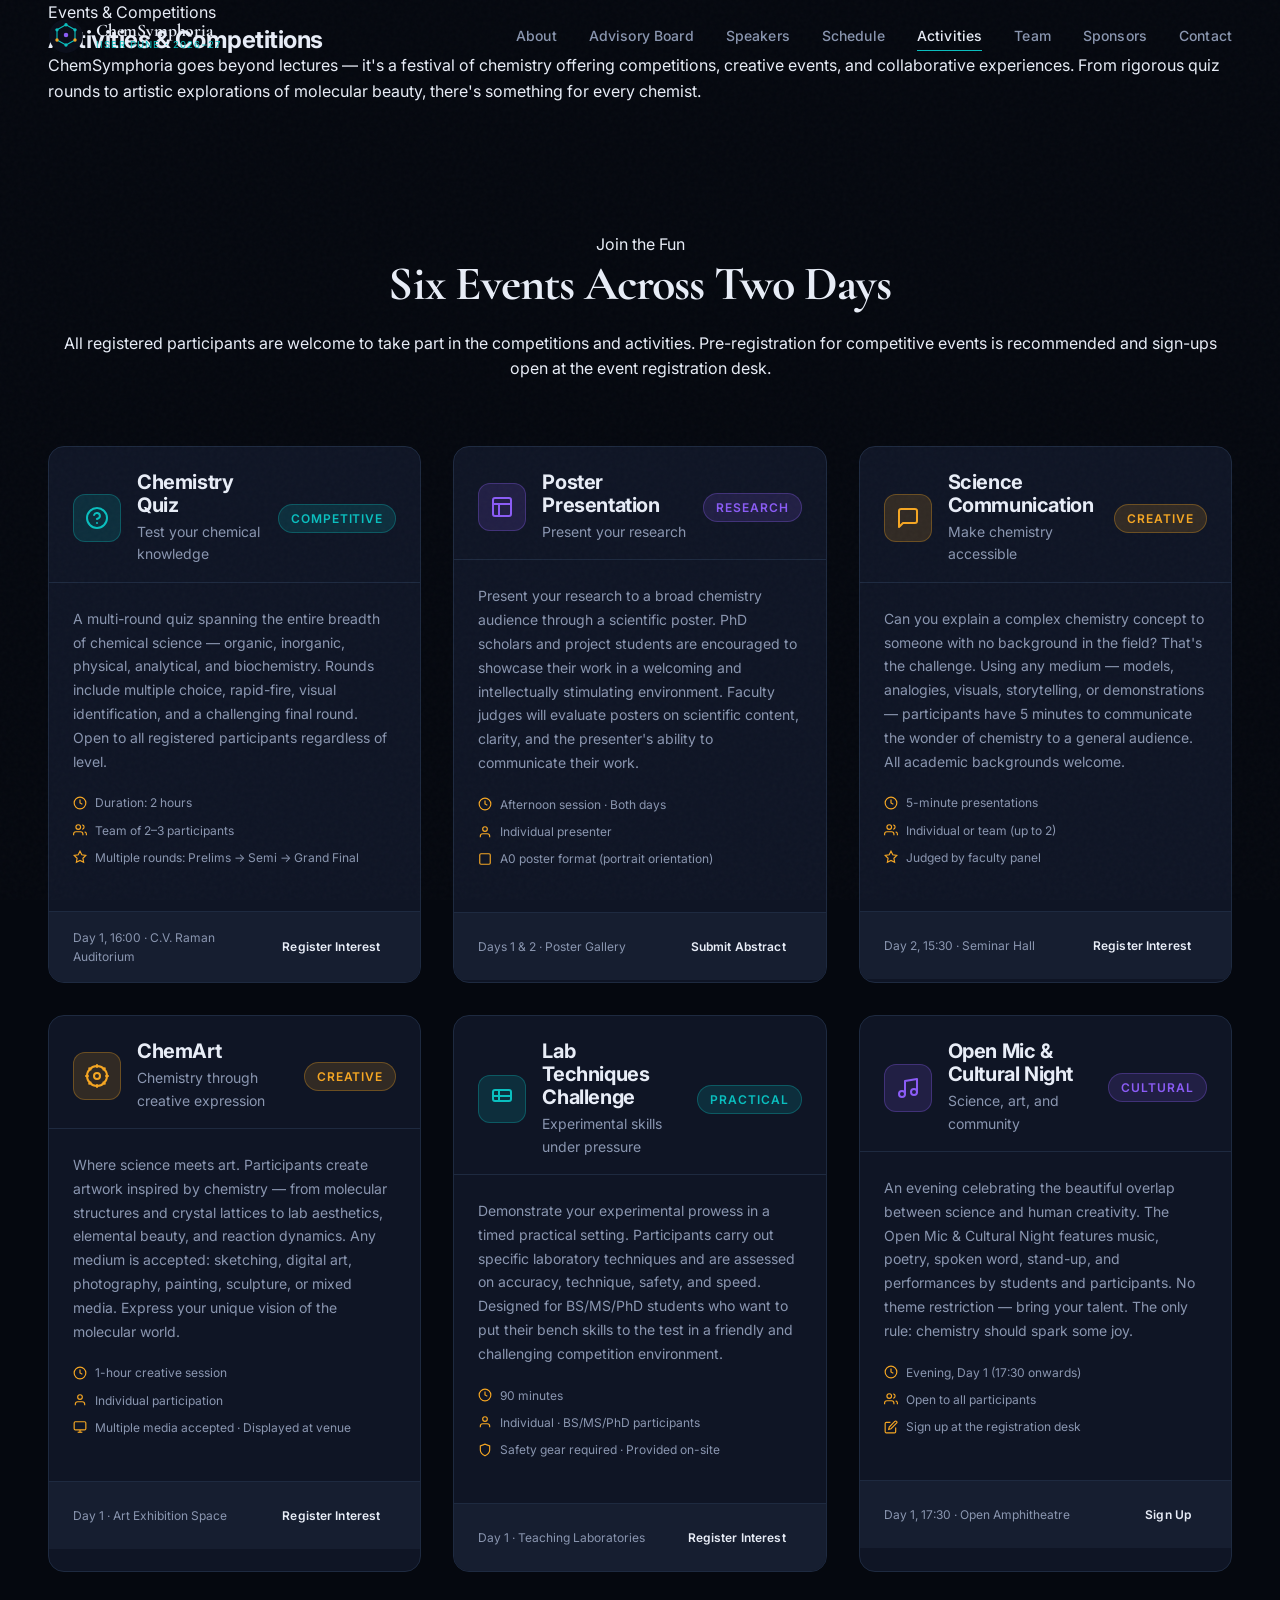
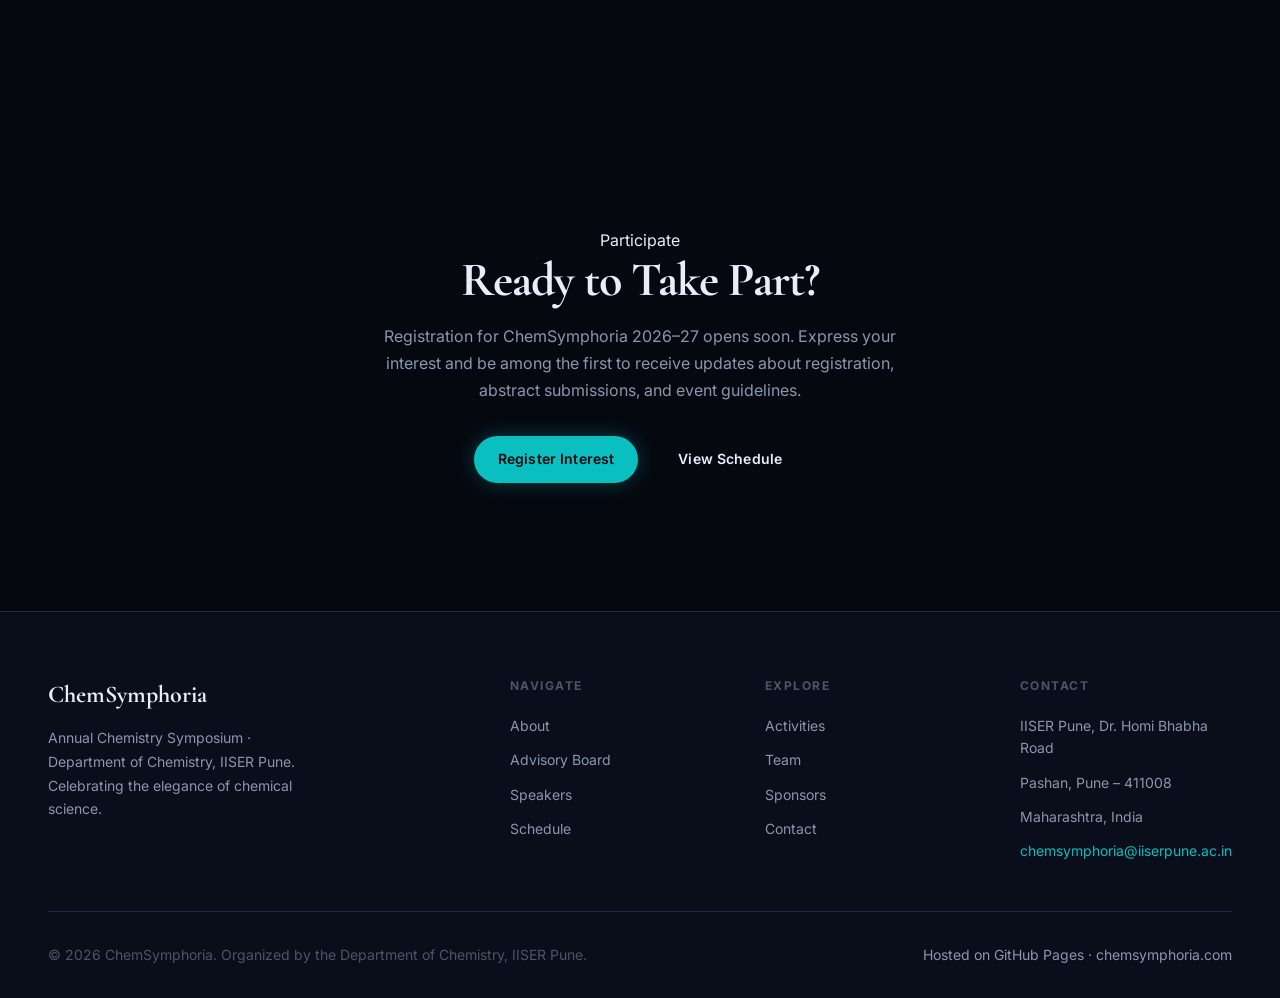
<file: activities.html>
<!DOCTYPE html>
<html lang="en">
<head>
  <meta charset="UTF-8">
  <meta name="viewport" content="width=device-width, initial-scale=1.0">
  <meta name="description" content="Activities and competitions at ChemSymphoria 2026–27 — Chemistry Quiz, Poster Presentation, Science Communication, ChemArt, Lab Techniques Challenge, and Cultural Night at IISER Pune.">
  <title>Activities | ChemSymphoria 2026–27 · IISER Pune</title>
  <link rel="icon" type="image/svg+xml" href="assets/icons/favicon.svg">
  <link rel="preconnect" href="https://fonts.googleapis.com">
  <link rel="preconnect" href="https://fonts.gstatic.com" crossorigin>
  <link href="https://fonts.googleapis.com/css2?family=Cormorant+Garamond:ital,wght@0,400;0,600;0,700;1,400;1,600&family=Inter:wght@400;500;600;700&family=JetBrains+Mono:wght@400;600&display=swap" rel="stylesheet">
  <link rel="stylesheet" href="assets/css/design-system.css">
  <link rel="stylesheet" href="assets/css/home.css">
  <link rel="stylesheet" href="assets/css/pages.css">
</head>
<body>
  <a class="skip-link" href="#main-content">Skip to main content</a>
  <div class="noise-overlay" aria-hidden="true"></div>

  <nav class="nav" role="navigation" aria-label="Main navigation">
    <div class="nav__inner">
      <a href="index.html" class="nav__logo" aria-label="ChemSymphoria home">
        <svg class="nav__logo-icon" viewBox="0 0 64 64" fill="none" xmlns="http://www.w3.org/2000/svg" aria-hidden="true">
          <circle cx="32" cy="32" r="30" fill="#0A0E1A"/>
          <g stroke="#0ABFBF" stroke-width="2" stroke-linecap="round">
            <line x1="32" y1="12" x2="48" y2="21"/><line x1="48" y1="21" x2="48" y2="39"/>
            <line x1="48" y1="39" x2="32" y2="48"/><line x1="32" y1="48" x2="16" y2="39"/>
            <line x1="16" y1="39" x2="16" y2="21"/><line x1="16" y1="21" x2="32" y2="12"/>
          </g>
          <circle cx="32" cy="12" r="3" fill="#0ABFBF"/><circle cx="48" cy="21" r="3" fill="#0ABFBF"/>
          <circle cx="48" cy="39" r="3" fill="#F5A623"/><circle cx="32" cy="48" r="3" fill="#0ABFBF"/>
          <circle cx="16" cy="39" r="3" fill="#F5A623"/><circle cx="16" cy="21" r="3" fill="#0ABFBF"/>
          <circle cx="32" cy="30" r="4" fill="#8B5CF6"/>
        </svg>
        <div class="nav__logo-text">
          <span class="nav__logo-name">ChemSymphoria</span>
          <span class="nav__logo-sub">IISER Pune · 2026–27</span>
        </div>
      </a>
      <div class="nav__links" role="list">
        <a href="about.html"          class="nav__link" role="listitem">About</a>
        <a href="advisory-board.html" class="nav__link" role="listitem">Advisory Board</a>
        <a href="speakers.html"       class="nav__link" role="listitem">Speakers</a>
        <a href="schedule.html"       class="nav__link" role="listitem">Schedule</a>
        <a href="activities.html"     class="nav__link nav__link--active" role="listitem">Activities</a>
        <a href="team.html"           class="nav__link" role="listitem">Team</a>
        <a href="sponsors.html"       class="nav__link" role="listitem">Sponsors</a>
        <a href="contact.html"        class="nav__link" role="listitem">Contact</a>
      </div>
      <button class="nav__toggle" aria-label="Toggle mobile menu" aria-expanded="false">
        <span></span><span></span><span></span>
      </button>
    </div>
  </nav>
  <div class="nav__mobile" role="dialog" aria-label="Mobile navigation">
    <a href="about.html"          class="nav__mobile-link">About</a>
    <a href="advisory-board.html" class="nav__mobile-link">Advisory Board</a>
    <a href="speakers.html"       class="nav__mobile-link">Speakers</a>
    <a href="schedule.html"       class="nav__mobile-link">Schedule</a>
    <a href="activities.html"     class="nav__mobile-link">Activities</a>
    <a href="team.html"           class="nav__mobile-link">Team</a>
    <a href="sponsors.html"       class="nav__mobile-link">Sponsors</a>
    <a href="contact.html"        class="nav__mobile-link">Contact</a>
  </div>

  <main id="main-content">

    <!-- ─── Page Hero ─────────────────────────────────────────── -->
    <section class="page-hero" aria-labelledby="activities-heading">
      <div class="container">
        <div class="page-hero__inner">
          <p class="page-hero__label">
            <span class="page-hero__label-dot" aria-hidden="true"></span>
            Events &amp; Competitions
          </p>
          <h1 class="page-hero__title" id="activities-heading">Activities &amp; Competitions</h1>
          <p class="page-hero__desc">
            ChemSymphoria goes beyond lectures — it's a festival of chemistry offering competitions,
            creative events, and collaborative experiences. From rigorous quiz rounds to artistic
            explorations of molecular beauty, there's something for every chemist.
          </p>
        </div>
      </div>
    </section>

    <!-- ─── Activities Grid ───────────────────────────────────── -->
    <section class="section" aria-labelledby="events-heading">
      <div class="container">
        <div class="section-header">
          <p class="section-label">Join the Fun</p>
          <h2 class="section-title" id="events-heading">Six Events Across Two Days</h2>
          <p class="section-desc">
            All registered participants are welcome to take part in the competitions and activities.
            Pre-registration for competitive events is recommended and sign-ups open at the event registration desk.
          </p>
        </div>

        <div class="activities-grid" role="list">

          <!-- 1. Chemistry Quiz -->
          <article class="activity-detail-card" role="listitem">
            <div class="activity-detail-card__header">
              <div class="activity-detail-card__icon-wrap" style="background: var(--color-teal-glow); border: 1px solid rgba(10,191,191,0.3);">
                <svg width="24" height="24" viewBox="0 0 24 24" fill="none" stroke="#0ABFBF" stroke-width="2" stroke-linecap="round" stroke-linejoin="round" aria-hidden="true">
                  <circle cx="12" cy="12" r="10"/><path d="M9.09 9a3 3 0 0 1 5.83 1c0 2-3 3-3 3"/><line x1="12" y1="17" x2="12.01" y2="17"/>
                </svg>
              </div>
              <div>
                <h3 class="activity-detail-card__title">Chemistry Quiz</h3>
                <p class="activity-detail-card__subtitle">Test your chemical knowledge</p>
              </div>
              <span class="badge badge--teal" style="margin-left: auto;">Competitive</span>
            </div>
            <div class="activity-detail-card__body">
              <p class="activity-detail-card__desc">
                A multi-round quiz spanning the entire breadth of chemical science — organic, inorganic,
                physical, analytical, and biochemistry. Rounds include multiple choice, rapid-fire,
                visual identification, and a challenging final round. Open to all registered participants
                regardless of level.
              </p>
              <div class="activity-detail-card__meta">
                <div class="activity-detail-card__meta-item">
                  <svg class="activity-detail-card__meta-icon" viewBox="0 0 24 24" fill="none" stroke="currentColor" stroke-width="2" aria-hidden="true"><circle cx="12" cy="12" r="10"/><polyline points="12 6 12 12 16 14"/></svg>
                  Duration: 2 hours
                </div>
                <div class="activity-detail-card__meta-item">
                  <svg class="activity-detail-card__meta-icon" viewBox="0 0 24 24" fill="none" stroke="currentColor" stroke-width="2" aria-hidden="true"><path d="M17 21v-2a4 4 0 0 0-4-4H5a4 4 0 0 0-4 4v2"/><circle cx="9" cy="7" r="4"/><path d="M23 21v-2a4 4 0 0 0-3-3.87"/><path d="M16 3.13a4 4 0 0 1 0 7.75"/></svg>
                  Team of 2–3 participants
                </div>
                <div class="activity-detail-card__meta-item">
                  <svg class="activity-detail-card__meta-icon" viewBox="0 0 24 24" fill="none" stroke="currentColor" stroke-width="2" aria-hidden="true"><polygon points="12 2 15.09 8.26 22 9.27 17 14.14 18.18 21.02 12 17.77 5.82 21.02 7 14.14 2 9.27 8.91 8.26 12 2"/></svg>
                  Multiple rounds: Prelims → Semi → Grand Final
                </div>
              </div>
            </div>
            <div class="activity-detail-card__footer">
              <span style="font-size: var(--text-xs); color: var(--color-text-secondary);">Day 1, 16:00 · C.V. Raman Auditorium</span>
              <a href="contact.html" class="btn btn--outline" style="font-size: var(--text-xs); padding: var(--space-2) var(--space-4);">Register Interest</a>
            </div>
          </article>

          <!-- 2. Poster Presentation -->
          <article class="activity-detail-card" role="listitem">
            <div class="activity-detail-card__header">
              <div class="activity-detail-card__icon-wrap" style="background: var(--color-violet-glow); border: 1px solid rgba(139,92,246,0.3);">
                <svg width="24" height="24" viewBox="0 0 24 24" fill="none" stroke="#8B5CF6" stroke-width="2" stroke-linecap="round" stroke-linejoin="round" aria-hidden="true">
                  <rect x="3" y="3" width="18" height="18" rx="2"/><line x1="3" y1="9" x2="21" y2="9"/><line x1="9" y1="21" x2="9" y2="9"/>
                </svg>
              </div>
              <div>
                <h3 class="activity-detail-card__title">Poster Presentation</h3>
                <p class="activity-detail-card__subtitle">Present your research</p>
              </div>
              <span class="badge badge--violet" style="margin-left: auto;">Research</span>
            </div>
            <div class="activity-detail-card__body">
              <p class="activity-detail-card__desc">
                Present your research to a broad chemistry audience through a scientific poster. PhD
                scholars and project students are encouraged to showcase their work in a welcoming
                and intellectually stimulating environment. Faculty judges will evaluate posters on
                scientific content, clarity, and the presenter's ability to communicate their work.
              </p>
              <div class="activity-detail-card__meta">
                <div class="activity-detail-card__meta-item">
                  <svg class="activity-detail-card__meta-icon" viewBox="0 0 24 24" fill="none" stroke="currentColor" stroke-width="2" aria-hidden="true"><circle cx="12" cy="12" r="10"/><polyline points="12 6 12 12 16 14"/></svg>
                  Afternoon session · Both days
                </div>
                <div class="activity-detail-card__meta-item">
                  <svg class="activity-detail-card__meta-icon" viewBox="0 0 24 24" fill="none" stroke="currentColor" stroke-width="2" aria-hidden="true"><path d="M20 21v-2a4 4 0 0 0-4-4H8a4 4 0 0 0-4 4v2"/><circle cx="12" cy="7" r="4"/></svg>
                  Individual presenter
                </div>
                <div class="activity-detail-card__meta-item">
                  <svg class="activity-detail-card__meta-icon" viewBox="0 0 24 24" fill="none" stroke="currentColor" stroke-width="2" aria-hidden="true"><rect x="3" y="3" width="18" height="18" rx="2"/></svg>
                  A0 poster format (portrait orientation)
                </div>
              </div>
            </div>
            <div class="activity-detail-card__footer">
              <span style="font-size: var(--text-xs); color: var(--color-text-secondary);">Days 1 &amp; 2 · Poster Gallery</span>
              <a href="contact.html" class="btn btn--outline" style="font-size: var(--text-xs); padding: var(--space-2) var(--space-4);">Submit Abstract</a>
            </div>
          </article>

          <!-- 3. Science Communication -->
          <article class="activity-detail-card" role="listitem">
            <div class="activity-detail-card__header">
              <div class="activity-detail-card__icon-wrap" style="background: var(--color-amber-glow); border: 1px solid rgba(245,166,35,0.3);">
                <svg width="24" height="24" viewBox="0 0 24 24" fill="none" stroke="#F5A623" stroke-width="2" stroke-linecap="round" stroke-linejoin="round" aria-hidden="true">
                  <path d="M21 15a2 2 0 0 1-2 2H7l-4 4V5a2 2 0 0 1 2-2h14a2 2 0 0 1 2 2z"/>
                </svg>
              </div>
              <div>
                <h3 class="activity-detail-card__title">Science Communication</h3>
                <p class="activity-detail-card__subtitle">Make chemistry accessible</p>
              </div>
              <span class="badge badge--amber" style="margin-left: auto;">Creative</span>
            </div>
            <div class="activity-detail-card__body">
              <p class="activity-detail-card__desc">
                Can you explain a complex chemistry concept to someone with no background in the field?
                That's the challenge. Using any medium — models, analogies, visuals, storytelling, or
                demonstrations — participants have 5 minutes to communicate the wonder of chemistry to
                a general audience. All academic backgrounds welcome.
              </p>
              <div class="activity-detail-card__meta">
                <div class="activity-detail-card__meta-item">
                  <svg class="activity-detail-card__meta-icon" viewBox="0 0 24 24" fill="none" stroke="currentColor" stroke-width="2" aria-hidden="true"><circle cx="12" cy="12" r="10"/><polyline points="12 6 12 12 16 14"/></svg>
                  5-minute presentations
                </div>
                <div class="activity-detail-card__meta-item">
                  <svg class="activity-detail-card__meta-icon" viewBox="0 0 24 24" fill="none" stroke="currentColor" stroke-width="2" aria-hidden="true"><path d="M17 21v-2a4 4 0 0 0-4-4H5a4 4 0 0 0-4 4v2"/><circle cx="9" cy="7" r="4"/><path d="M23 21v-2a4 4 0 0 0-3-3.87"/><path d="M16 3.13a4 4 0 0 1 0 7.75"/></svg>
                  Individual or team (up to 2)
                </div>
                <div class="activity-detail-card__meta-item">
                  <svg class="activity-detail-card__meta-icon" viewBox="0 0 24 24" fill="none" stroke="currentColor" stroke-width="2" aria-hidden="true"><polygon points="12 2 15.09 8.26 22 9.27 17 14.14 18.18 21.02 12 17.77 5.82 21.02 7 14.14 2 9.27 8.91 8.26 12 2"/></svg>
                  Judged by faculty panel
                </div>
              </div>
            </div>
            <div class="activity-detail-card__footer">
              <span style="font-size: var(--text-xs); color: var(--color-text-secondary);">Day 2, 15:30 · Seminar Hall</span>
              <a href="contact.html" class="btn btn--outline" style="font-size: var(--text-xs); padding: var(--space-2) var(--space-4);">Register Interest</a>
            </div>
          </article>

          <!-- 4. ChemArt -->
          <article class="activity-detail-card" role="listitem">
            <div class="activity-detail-card__header">
              <div class="activity-detail-card__icon-wrap" style="background: var(--color-amber-glow); border: 1px solid rgba(245,166,35,0.3);">
                <svg width="24" height="24" viewBox="0 0 24 24" fill="none" stroke="#F5A623" stroke-width="2" stroke-linecap="round" stroke-linejoin="round" aria-hidden="true">
                  <circle cx="12" cy="12" r="10"/><circle cx="12" cy="12" r="3"/><line x1="12" y1="1" x2="12" y2="3"/><line x1="12" y1="21" x2="12" y2="23"/><line x1="4.22" y1="4.22" x2="5.64" y2="5.64"/><line x1="18.36" y1="18.36" x2="19.78" y2="19.78"/><line x1="1" y1="12" x2="3" y2="12"/><line x1="21" y1="12" x2="23" y2="12"/><line x1="4.22" y1="19.78" x2="5.64" y2="18.36"/><line x1="18.36" y1="5.64" x2="19.78" y2="4.22"/>
                </svg>
              </div>
              <div>
                <h3 class="activity-detail-card__title">ChemArt</h3>
                <p class="activity-detail-card__subtitle">Chemistry through creative expression</p>
              </div>
              <span class="badge badge--amber" style="margin-left: auto;">Creative</span>
            </div>
            <div class="activity-detail-card__body">
              <p class="activity-detail-card__desc">
                Where science meets art. Participants create artwork inspired by chemistry — from molecular
                structures and crystal lattices to lab aesthetics, elemental beauty, and reaction dynamics.
                Any medium is accepted: sketching, digital art, photography, painting, sculpture, or mixed
                media. Express your unique vision of the molecular world.
              </p>
              <div class="activity-detail-card__meta">
                <div class="activity-detail-card__meta-item">
                  <svg class="activity-detail-card__meta-icon" viewBox="0 0 24 24" fill="none" stroke="currentColor" stroke-width="2" aria-hidden="true"><circle cx="12" cy="12" r="10"/><polyline points="12 6 12 12 16 14"/></svg>
                  1-hour creative session
                </div>
                <div class="activity-detail-card__meta-item">
                  <svg class="activity-detail-card__meta-icon" viewBox="0 0 24 24" fill="none" stroke="currentColor" stroke-width="2" aria-hidden="true"><path d="M20 21v-2a4 4 0 0 0-4-4H8a4 4 0 0 0-4 4v2"/><circle cx="12" cy="7" r="4"/></svg>
                  Individual participation
                </div>
                <div class="activity-detail-card__meta-item">
                  <svg class="activity-detail-card__meta-icon" viewBox="0 0 24 24" fill="none" stroke="currentColor" stroke-width="2" aria-hidden="true"><rect x="2" y="3" width="20" height="14" rx="2"/><line x1="8" y1="21" x2="16" y2="21"/><line x1="12" y1="17" x2="12" y2="21"/></svg>
                  Multiple media accepted · Displayed at venue
                </div>
              </div>
            </div>
            <div class="activity-detail-card__footer">
              <span style="font-size: var(--text-xs); color: var(--color-text-secondary);">Day 1 · Art Exhibition Space</span>
              <a href="contact.html" class="btn btn--outline" style="font-size: var(--text-xs); padding: var(--space-2) var(--space-4);">Register Interest</a>
            </div>
          </article>

          <!-- 5. Lab Techniques Challenge -->
          <article class="activity-detail-card" role="listitem">
            <div class="activity-detail-card__header">
              <div class="activity-detail-card__icon-wrap" style="background: var(--color-teal-glow); border: 1px solid rgba(10,191,191,0.3);">
                <svg width="24" height="24" viewBox="0 0 24 24" fill="none" stroke="#0ABFBF" stroke-width="2" stroke-linecap="round" stroke-linejoin="round" aria-hidden="true">
                  <path d="M9 3H5a2 2 0 0 0-2 2v4m6-6h10a2 2 0 0 1 2 2v4M9 3v11m0 0h10a2 2 0 0 0 2-2V9M9 14H5a2 2 0 0 1-2-2V9m0 0h18"/>
                </svg>
              </div>
              <div>
                <h3 class="activity-detail-card__title">Lab Techniques Challenge</h3>
                <p class="activity-detail-card__subtitle">Experimental skills under pressure</p>
              </div>
              <span class="badge badge--teal" style="margin-left: auto;">Practical</span>
            </div>
            <div class="activity-detail-card__body">
              <p class="activity-detail-card__desc">
                Demonstrate your experimental prowess in a timed practical setting. Participants carry
                out specific laboratory techniques and are assessed on accuracy, technique, safety, and
                speed. Designed for BS/MS/PhD students who want to put their bench skills to the test
                in a friendly and challenging competition environment.
              </p>
              <div class="activity-detail-card__meta">
                <div class="activity-detail-card__meta-item">
                  <svg class="activity-detail-card__meta-icon" viewBox="0 0 24 24" fill="none" stroke="currentColor" stroke-width="2" aria-hidden="true"><circle cx="12" cy="12" r="10"/><polyline points="12 6 12 12 16 14"/></svg>
                  90 minutes
                </div>
                <div class="activity-detail-card__meta-item">
                  <svg class="activity-detail-card__meta-icon" viewBox="0 0 24 24" fill="none" stroke="currentColor" stroke-width="2" aria-hidden="true"><path d="M20 21v-2a4 4 0 0 0-4-4H8a4 4 0 0 0-4 4v2"/><circle cx="12" cy="7" r="4"/></svg>
                  Individual · BS/MS/PhD participants
                </div>
                <div class="activity-detail-card__meta-item">
                  <svg class="activity-detail-card__meta-icon" viewBox="0 0 24 24" fill="none" stroke="currentColor" stroke-width="2" aria-hidden="true"><path d="M12 22s8-4 8-10V5l-8-3-8 3v7c0 6 8 10 8 10z"/></svg>
                  Safety gear required · Provided on-site
                </div>
              </div>
            </div>
            <div class="activity-detail-card__footer">
              <span style="font-size: var(--text-xs); color: var(--color-text-secondary);">Day 1 · Teaching Laboratories</span>
              <a href="contact.html" class="btn btn--outline" style="font-size: var(--text-xs); padding: var(--space-2) var(--space-4);">Register Interest</a>
            </div>
          </article>

          <!-- 6. Open Mic & Cultural Night -->
          <article class="activity-detail-card" role="listitem">
            <div class="activity-detail-card__header">
              <div class="activity-detail-card__icon-wrap" style="background: var(--color-violet-glow); border: 1px solid rgba(139,92,246,0.3);">
                <svg width="24" height="24" viewBox="0 0 24 24" fill="none" stroke="#8B5CF6" stroke-width="2" stroke-linecap="round" stroke-linejoin="round" aria-hidden="true">
                  <path d="M9 18V5l12-2v13"/><circle cx="6" cy="18" r="3"/><circle cx="18" cy="16" r="3"/>
                </svg>
              </div>
              <div>
                <h3 class="activity-detail-card__title">Open Mic &amp; Cultural Night</h3>
                <p class="activity-detail-card__subtitle">Science, art, and community</p>
              </div>
              <span class="badge badge--violet" style="margin-left: auto;">Cultural</span>
            </div>
            <div class="activity-detail-card__body">
              <p class="activity-detail-card__desc">
                An evening celebrating the beautiful overlap between science and human creativity.
                The Open Mic &amp; Cultural Night features music, poetry, spoken word, stand-up, and
                performances by students and participants. No theme restriction — bring your talent.
                The only rule: chemistry should spark some joy.
              </p>
              <div class="activity-detail-card__meta">
                <div class="activity-detail-card__meta-item">
                  <svg class="activity-detail-card__meta-icon" viewBox="0 0 24 24" fill="none" stroke="currentColor" stroke-width="2" aria-hidden="true"><circle cx="12" cy="12" r="10"/><polyline points="12 6 12 12 16 14"/></svg>
                  Evening, Day 1 (17:30 onwards)
                </div>
                <div class="activity-detail-card__meta-item">
                  <svg class="activity-detail-card__meta-icon" viewBox="0 0 24 24" fill="none" stroke="currentColor" stroke-width="2" aria-hidden="true"><path d="M17 21v-2a4 4 0 0 0-4-4H5a4 4 0 0 0-4 4v2"/><circle cx="9" cy="7" r="4"/><path d="M23 21v-2a4 4 0 0 0-3-3.87"/><path d="M16 3.13a4 4 0 0 1 0 7.75"/></svg>
                  Open to all participants
                </div>
                <div class="activity-detail-card__meta-item">
                  <svg class="activity-detail-card__meta-icon" viewBox="0 0 24 24" fill="none" stroke="currentColor" stroke-width="2" aria-hidden="true"><path d="M11 4H4a2 2 0 0 0-2 2v14a2 2 0 0 0 2 2h14a2 2 0 0 0 2-2v-7"/><path d="M18.5 2.5a2.121 2.121 0 0 1 3 3L12 15l-4 1 1-4 9.5-9.5z"/></svg>
                  Sign up at the registration desk
                </div>
              </div>
            </div>
            <div class="activity-detail-card__footer">
              <span style="font-size: var(--text-xs); color: var(--color-text-secondary);">Day 1, 17:30 · Open Amphitheatre</span>
              <a href="contact.html" class="btn btn--outline" style="font-size: var(--text-xs); padding: var(--space-2) var(--space-4);">Sign Up</a>
            </div>
          </article>

        </div>
      </div>
    </section>

    <!-- ─── CTA ───────────────────────────────────────────────── -->
    <section class="section section--alt">
      <div class="container" style="text-align: center; max-width: 640px; margin-left: auto; margin-right: auto;">
        <p class="section-label">Participate</p>
        <h2 class="section-title" style="margin-bottom: var(--space-4);">Ready to Take Part?</h2>
        <p style="color: var(--color-text-secondary); font-size: var(--text-base); line-height: 1.7; margin-bottom: var(--space-8);">
          Registration for ChemSymphoria 2026–27 opens soon. Express your interest and be among
          the first to receive updates about registration, abstract submissions, and event guidelines.
        </p>
        <div style="display: flex; gap: var(--space-4); justify-content: center; flex-wrap: wrap;">
          <a href="contact.html" class="btn btn--primary">Register Interest</a>
          <a href="schedule.html" class="btn btn--outline">View Schedule</a>
        </div>
      </div>
    </section>

  </main>

  <footer class="footer" role="contentinfo">
    <div class="container">
      <div class="footer__grid">
        <div>
          <div class="footer__brand-name">ChemSymphoria</div>
          <p class="footer__brand-desc">Annual Chemistry Symposium · Department of Chemistry, IISER Pune. Celebrating the elegance of chemical science.</p>
        </div>
        <div>
          <p class="footer__col-title">Navigate</p>
          <nav class="footer__links" aria-label="Footer navigation">
            <a href="about.html"          class="footer__link">About</a>
            <a href="advisory-board.html" class="footer__link">Advisory Board</a>
            <a href="speakers.html"       class="footer__link">Speakers</a>
            <a href="schedule.html"       class="footer__link">Schedule</a>
          </nav>
        </div>
        <div>
          <p class="footer__col-title">Explore</p>
          <nav class="footer__links" aria-label="Footer navigation secondary">
            <a href="activities.html" class="footer__link">Activities</a>
            <a href="team.html"       class="footer__link">Team</a>
            <a href="sponsors.html"   class="footer__link">Sponsors</a>
            <a href="contact.html"    class="footer__link">Contact</a>
          </nav>
        </div>
        <div>
          <p class="footer__col-title">Contact</p>
          <div class="footer__links">
            <span class="footer__link">IISER Pune, Dr. Homi Bhabha Road</span>
            <span class="footer__link">Pashan, Pune – 411008</span>
            <span class="footer__link">Maharashtra, India</span>
            <a href="mailto:chemsymphoria@iiserpune.ac.in" class="footer__link" style="color: var(--color-teal);">chemsymphoria@iiserpune.ac.in</a>
          </div>
        </div>
      </div>
      <div class="footer__bottom">
        <p class="footer__copy">© 2026 ChemSymphoria. Organized by the Department of Chemistry, IISER Pune.</p>
        <p class="footer__iiser">Hosted on <a href="https://pages.github.com" class="footer__link">GitHub Pages</a> · <a href="https://chemsymphoria.com" class="footer__link">chemsymphoria.com</a></p>
      </div>
    </div>
  </footer>

  <script src="assets/js/main.js"></script>
</body>
</html>
</file>
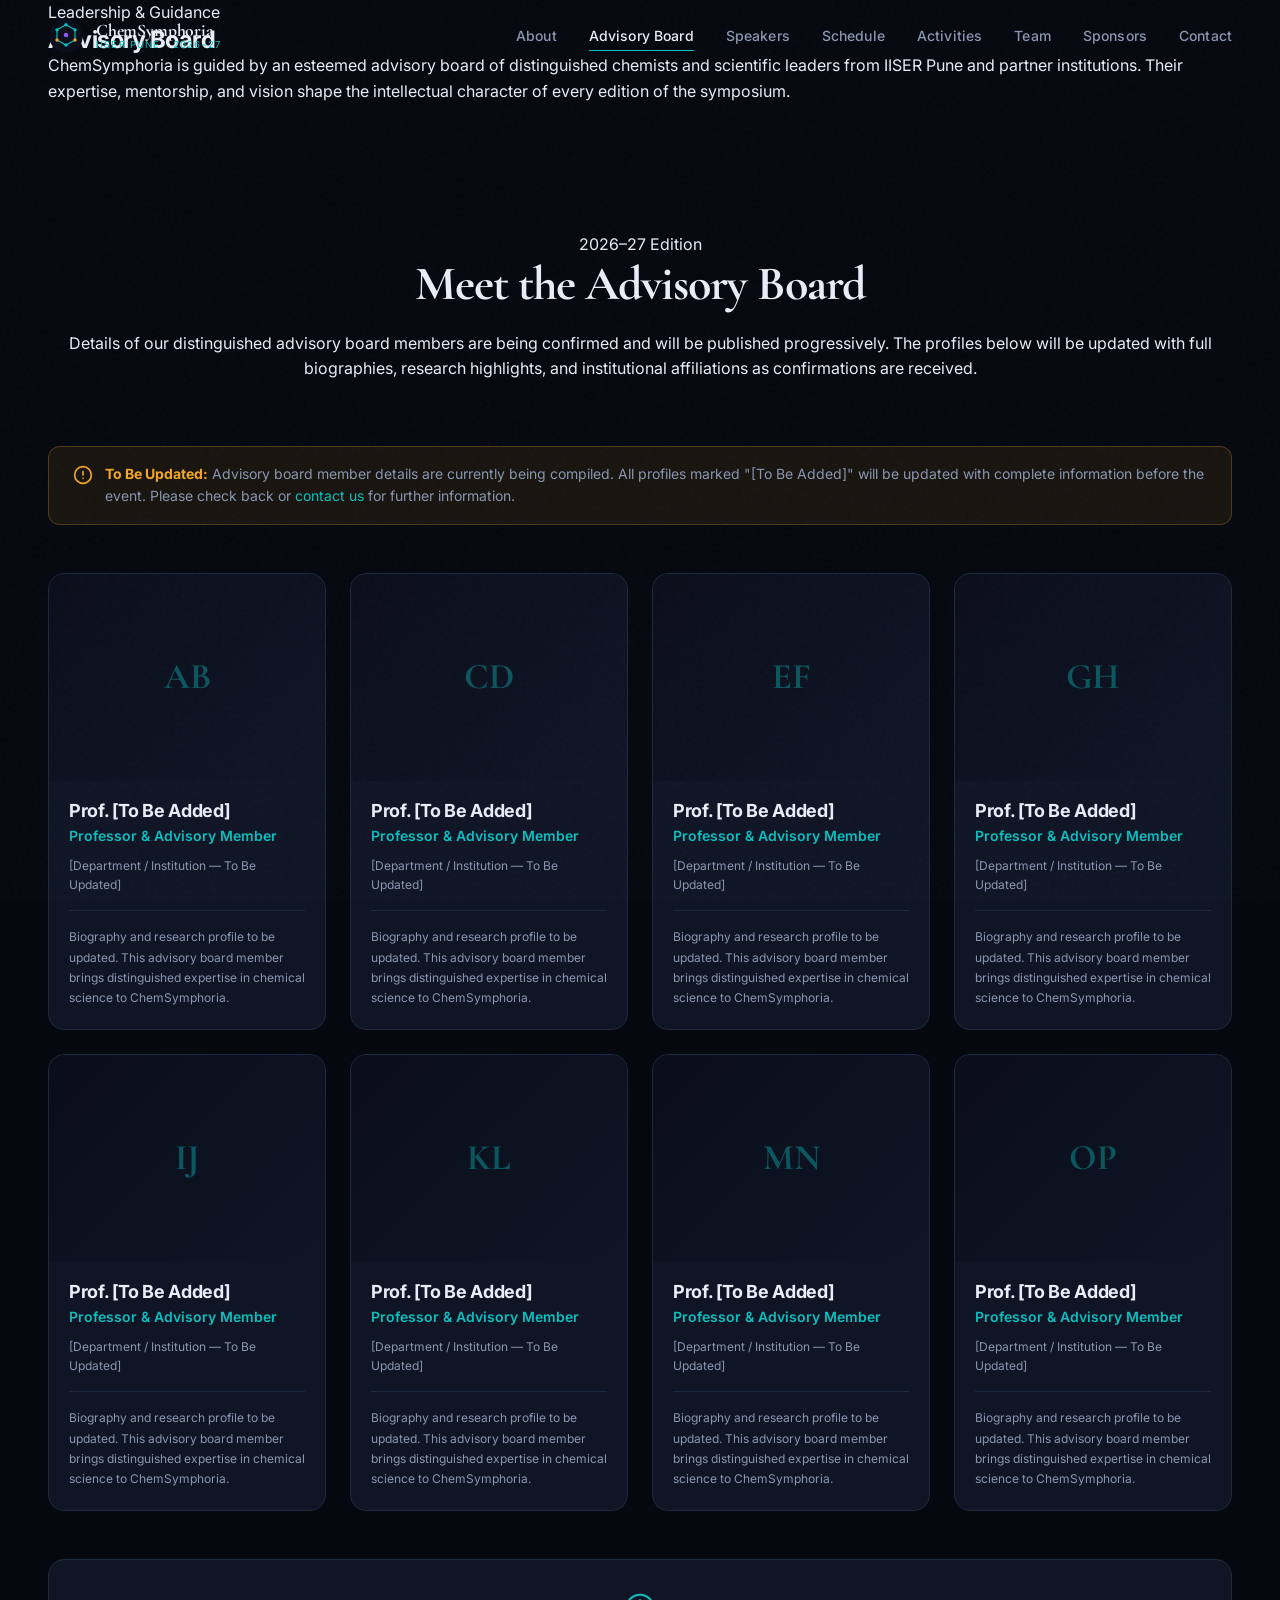
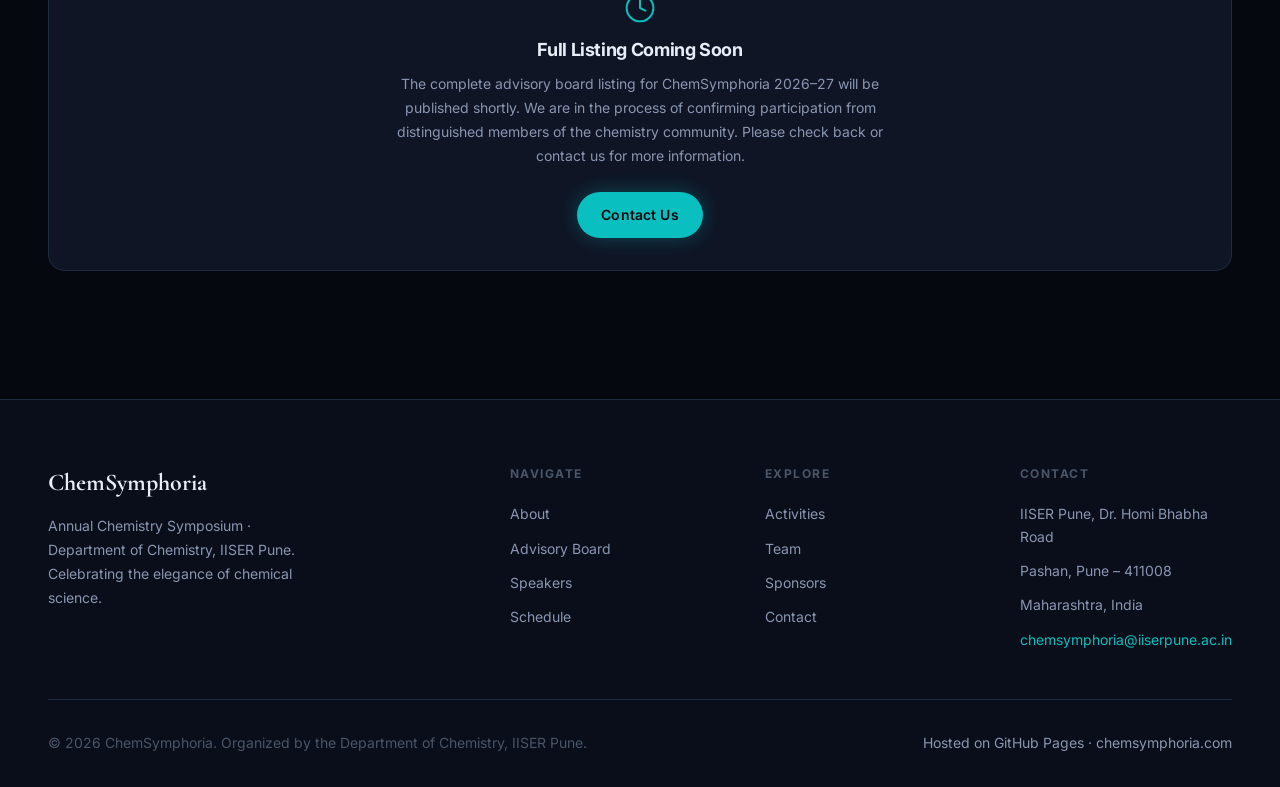
<file: advisory-board.html>
<!DOCTYPE html>
<html lang="en">
<head>
  <meta charset="UTF-8">
  <meta name="viewport" content="width=device-width, initial-scale=1.0">
  <meta name="description" content="Advisory Board of ChemSymphoria 2026–27 — esteemed chemists and scientific leaders guiding the annual chemistry symposium at IISER Pune.">
  <title>Advisory Board | ChemSymphoria 2026–27 · IISER Pune</title>
  <link rel="icon" type="image/svg+xml" href="assets/icons/favicon.svg">
  <link rel="preconnect" href="https://fonts.googleapis.com">
  <link rel="preconnect" href="https://fonts.gstatic.com" crossorigin>
  <link href="https://fonts.googleapis.com/css2?family=Cormorant+Garamond:ital,wght@0,400;0,600;0,700;1,400;1,600&family=Inter:wght@400;500;600;700&family=JetBrains+Mono:wght@400;600&display=swap" rel="stylesheet">
  <link rel="stylesheet" href="assets/css/design-system.css">
  <link rel="stylesheet" href="assets/css/home.css">
  <link rel="stylesheet" href="assets/css/pages.css">
</head>
<body>
  <a class="skip-link" href="#main-content">Skip to main content</a>
  <div class="noise-overlay" aria-hidden="true"></div>

  <nav class="nav" role="navigation" aria-label="Main navigation">
    <div class="nav__inner">
      <a href="index.html" class="nav__logo" aria-label="ChemSymphoria home">
        <svg class="nav__logo-icon" viewBox="0 0 64 64" fill="none" xmlns="http://www.w3.org/2000/svg" aria-hidden="true">
          <circle cx="32" cy="32" r="30" fill="#0A0E1A"/>
          <g stroke="#0ABFBF" stroke-width="2" stroke-linecap="round">
            <line x1="32" y1="12" x2="48" y2="21"/><line x1="48" y1="21" x2="48" y2="39"/>
            <line x1="48" y1="39" x2="32" y2="48"/><line x1="32" y1="48" x2="16" y2="39"/>
            <line x1="16" y1="39" x2="16" y2="21"/><line x1="16" y1="21" x2="32" y2="12"/>
          </g>
          <circle cx="32" cy="12" r="3" fill="#0ABFBF"/><circle cx="48" cy="21" r="3" fill="#0ABFBF"/>
          <circle cx="48" cy="39" r="3" fill="#F5A623"/><circle cx="32" cy="48" r="3" fill="#0ABFBF"/>
          <circle cx="16" cy="39" r="3" fill="#F5A623"/><circle cx="16" cy="21" r="3" fill="#0ABFBF"/>
          <circle cx="32" cy="30" r="4" fill="#8B5CF6"/>
        </svg>
        <div class="nav__logo-text">
          <span class="nav__logo-name">ChemSymphoria</span>
          <span class="nav__logo-sub">IISER Pune · 2026–27</span>
        </div>
      </a>
      <div class="nav__links" role="list">
        <a href="about.html"          class="nav__link" role="listitem">About</a>
        <a href="advisory-board.html" class="nav__link nav__link--active" role="listitem">Advisory Board</a>
        <a href="speakers.html"       class="nav__link" role="listitem">Speakers</a>
        <a href="schedule.html"       class="nav__link" role="listitem">Schedule</a>
        <a href="activities.html"     class="nav__link" role="listitem">Activities</a>
        <a href="team.html"           class="nav__link" role="listitem">Team</a>
        <a href="sponsors.html"       class="nav__link" role="listitem">Sponsors</a>
        <a href="contact.html"        class="nav__link" role="listitem">Contact</a>
      </div>
      <button class="nav__toggle" aria-label="Toggle mobile menu" aria-expanded="false">
        <span></span><span></span><span></span>
      </button>
    </div>
  </nav>
  <div class="nav__mobile" role="dialog" aria-label="Mobile navigation">
    <a href="about.html"          class="nav__mobile-link">About</a>
    <a href="advisory-board.html" class="nav__mobile-link">Advisory Board</a>
    <a href="speakers.html"       class="nav__mobile-link">Speakers</a>
    <a href="schedule.html"       class="nav__mobile-link">Schedule</a>
    <a href="activities.html"     class="nav__mobile-link">Activities</a>
    <a href="team.html"           class="nav__mobile-link">Team</a>
    <a href="sponsors.html"       class="nav__mobile-link">Sponsors</a>
    <a href="contact.html"        class="nav__mobile-link">Contact</a>
  </div>

  <main id="main-content">

    <!-- ─── Page Hero ─────────────────────────────────────────── -->
    <section class="page-hero" aria-labelledby="ab-heading">
      <div class="container">
        <div class="page-hero__inner">
          <p class="page-hero__label">
            <span class="page-hero__label-dot" aria-hidden="true"></span>
            Leadership &amp; Guidance
          </p>
          <h1 class="page-hero__title" id="ab-heading">Advisory Board</h1>
          <p class="page-hero__desc">
            ChemSymphoria is guided by an esteemed advisory board of distinguished chemists and scientific
            leaders from IISER Pune and partner institutions. Their expertise, mentorship, and vision shape
            the intellectual character of every edition of the symposium.
          </p>
        </div>
      </div>
    </section>

    <!-- ─── Advisory Board Grid ───────────────────────────────── -->
    <section class="section" aria-labelledby="board-heading">
      <div class="container">
        <div class="section-header">
          <p class="section-label">2026–27 Edition</p>
          <h2 class="section-title" id="board-heading">Meet the Advisory Board</h2>
          <p class="section-desc">
            Details of our distinguished advisory board members are being confirmed and will be
            published progressively. The profiles below will be updated with full biographies,
            research highlights, and institutional affiliations as confirmations are received.
          </p>
        </div>

        <!-- Pending notice -->
        <div style="background: rgba(245,166,35,0.08); border: 1px solid rgba(245,166,35,0.25); border-radius: var(--radius-lg); padding: var(--space-4) var(--space-6); margin-bottom: var(--space-12); display: flex; gap: var(--space-3); align-items: flex-start;">
          <svg width="20" height="20" viewBox="0 0 24 24" fill="none" stroke="currentColor" stroke-width="2" stroke-linecap="round" stroke-linejoin="round" style="color: var(--color-amber); flex-shrink: 0; margin-top: 2px;" aria-hidden="true">
            <circle cx="12" cy="12" r="10"/><line x1="12" y1="8" x2="12" y2="12"/><line x1="12" y1="16" x2="12.01" y2="16"/>
          </svg>
          <p style="font-size: var(--text-sm); color: var(--color-text-secondary); line-height: 1.6; margin: 0;">
            <strong style="color: var(--color-amber);">To Be Updated:</strong> Advisory board member details are currently being compiled.
            All profiles marked "[To Be Added]" will be updated with complete information before the event.
            Please check back or <a href="contact.html" style="color: var(--color-teal);">contact us</a> for further information.
          </p>
        </div>

        <div class="advisory-grid" role="list">

          <!-- Card 1 -->
          <article class="advisory-card" role="listitem">
            <div class="advisory-card__image-wrap">
              <div class="advisory-card__placeholder" aria-label="Photo placeholder">
                <span class="advisory-card__placeholder-initials" aria-hidden="true">AB</span>
              </div>
            </div>
            <div class="advisory-card__body">
              <h3 class="advisory-card__name">Prof. [To Be Added]</h3>
              <p class="advisory-card__designation">Professor &amp; Advisory Member</p>
              <p class="advisory-card__affil">[Department / Institution — To Be Updated]</p>
              <p class="advisory-card__bio">Biography and research profile to be updated. This advisory board member brings distinguished expertise in chemical science to ChemSymphoria.</p>
            </div>
          </article>

          <!-- Card 2 -->
          <article class="advisory-card" role="listitem">
            <div class="advisory-card__image-wrap">
              <div class="advisory-card__placeholder" aria-label="Photo placeholder">
                <span class="advisory-card__placeholder-initials" aria-hidden="true">CD</span>
              </div>
            </div>
            <div class="advisory-card__body">
              <h3 class="advisory-card__name">Prof. [To Be Added]</h3>
              <p class="advisory-card__designation">Professor &amp; Advisory Member</p>
              <p class="advisory-card__affil">[Department / Institution — To Be Updated]</p>
              <p class="advisory-card__bio">Biography and research profile to be updated. This advisory board member brings distinguished expertise in chemical science to ChemSymphoria.</p>
            </div>
          </article>

          <!-- Card 3 -->
          <article class="advisory-card" role="listitem">
            <div class="advisory-card__image-wrap">
              <div class="advisory-card__placeholder" aria-label="Photo placeholder">
                <span class="advisory-card__placeholder-initials" aria-hidden="true">EF</span>
              </div>
            </div>
            <div class="advisory-card__body">
              <h3 class="advisory-card__name">Prof. [To Be Added]</h3>
              <p class="advisory-card__designation">Professor &amp; Advisory Member</p>
              <p class="advisory-card__affil">[Department / Institution — To Be Updated]</p>
              <p class="advisory-card__bio">Biography and research profile to be updated. This advisory board member brings distinguished expertise in chemical science to ChemSymphoria.</p>
            </div>
          </article>

          <!-- Card 4 -->
          <article class="advisory-card" role="listitem">
            <div class="advisory-card__image-wrap">
              <div class="advisory-card__placeholder" aria-label="Photo placeholder">
                <span class="advisory-card__placeholder-initials" aria-hidden="true">GH</span>
              </div>
            </div>
            <div class="advisory-card__body">
              <h3 class="advisory-card__name">Prof. [To Be Added]</h3>
              <p class="advisory-card__designation">Professor &amp; Advisory Member</p>
              <p class="advisory-card__affil">[Department / Institution — To Be Updated]</p>
              <p class="advisory-card__bio">Biography and research profile to be updated. This advisory board member brings distinguished expertise in chemical science to ChemSymphoria.</p>
            </div>
          </article>

          <!-- Card 5 -->
          <article class="advisory-card" role="listitem">
            <div class="advisory-card__image-wrap">
              <div class="advisory-card__placeholder" aria-label="Photo placeholder">
                <span class="advisory-card__placeholder-initials" aria-hidden="true">IJ</span>
              </div>
            </div>
            <div class="advisory-card__body">
              <h3 class="advisory-card__name">Prof. [To Be Added]</h3>
              <p class="advisory-card__designation">Professor &amp; Advisory Member</p>
              <p class="advisory-card__affil">[Department / Institution — To Be Updated]</p>
              <p class="advisory-card__bio">Biography and research profile to be updated. This advisory board member brings distinguished expertise in chemical science to ChemSymphoria.</p>
            </div>
          </article>

          <!-- Card 6 -->
          <article class="advisory-card" role="listitem">
            <div class="advisory-card__image-wrap">
              <div class="advisory-card__placeholder" aria-label="Photo placeholder">
                <span class="advisory-card__placeholder-initials" aria-hidden="true">KL</span>
              </div>
            </div>
            <div class="advisory-card__body">
              <h3 class="advisory-card__name">Prof. [To Be Added]</h3>
              <p class="advisory-card__designation">Professor &amp; Advisory Member</p>
              <p class="advisory-card__affil">[Department / Institution — To Be Updated]</p>
              <p class="advisory-card__bio">Biography and research profile to be updated. This advisory board member brings distinguished expertise in chemical science to ChemSymphoria.</p>
            </div>
          </article>

          <!-- Card 7 -->
          <article class="advisory-card" role="listitem">
            <div class="advisory-card__image-wrap">
              <div class="advisory-card__placeholder" aria-label="Photo placeholder">
                <span class="advisory-card__placeholder-initials" aria-hidden="true">MN</span>
              </div>
            </div>
            <div class="advisory-card__body">
              <h3 class="advisory-card__name">Prof. [To Be Added]</h3>
              <p class="advisory-card__designation">Professor &amp; Advisory Member</p>
              <p class="advisory-card__affil">[Department / Institution — To Be Updated]</p>
              <p class="advisory-card__bio">Biography and research profile to be updated. This advisory board member brings distinguished expertise in chemical science to ChemSymphoria.</p>
            </div>
          </article>

          <!-- Card 8 -->
          <article class="advisory-card" role="listitem">
            <div class="advisory-card__image-wrap">
              <div class="advisory-card__placeholder" aria-label="Photo placeholder">
                <span class="advisory-card__placeholder-initials" aria-hidden="true">OP</span>
              </div>
            </div>
            <div class="advisory-card__body">
              <h3 class="advisory-card__name">Prof. [To Be Added]</h3>
              <p class="advisory-card__designation">Professor &amp; Advisory Member</p>
              <p class="advisory-card__affil">[Department / Institution — To Be Updated]</p>
              <p class="advisory-card__bio">Biography and research profile to be updated. This advisory board member brings distinguished expertise in chemical science to ChemSymphoria.</p>
            </div>
          </article>

        </div>

        <!-- Bottom note -->
        <div style="margin-top: var(--space-12); text-align: center; padding: var(--space-8); background: var(--color-surface); border: 1px solid var(--color-border); border-radius: var(--radius-xl);">
          <svg width="32" height="32" viewBox="0 0 24 24" fill="none" stroke="currentColor" stroke-width="1.5" stroke-linecap="round" stroke-linejoin="round" style="color: var(--color-teal); margin: 0 auto var(--space-4); display: block;" aria-hidden="true">
            <circle cx="12" cy="12" r="10"/><polyline points="12 6 12 12 16 14"/>
          </svg>
          <h3 style="font-size: var(--text-lg); font-weight: 700; margin-bottom: var(--space-3);">Full Listing Coming Soon</h3>
          <p style="font-size: var(--text-sm); color: var(--color-text-secondary); line-height: 1.7; max-width: 500px; margin: 0 auto var(--space-6);">
            The complete advisory board listing for ChemSymphoria 2026–27 will be published shortly.
            We are in the process of confirming participation from distinguished members of the chemistry community.
            Please check back or contact us for more information.
          </p>
          <a href="contact.html" class="btn btn--primary">Contact Us</a>
        </div>
      </div>
    </section>

  </main>

  <footer class="footer" role="contentinfo">
    <div class="container">
      <div class="footer__grid">
        <div>
          <div class="footer__brand-name">ChemSymphoria</div>
          <p class="footer__brand-desc">Annual Chemistry Symposium · Department of Chemistry, IISER Pune. Celebrating the elegance of chemical science.</p>
        </div>
        <div>
          <p class="footer__col-title">Navigate</p>
          <nav class="footer__links" aria-label="Footer navigation">
            <a href="about.html"          class="footer__link">About</a>
            <a href="advisory-board.html" class="footer__link">Advisory Board</a>
            <a href="speakers.html"       class="footer__link">Speakers</a>
            <a href="schedule.html"       class="footer__link">Schedule</a>
          </nav>
        </div>
        <div>
          <p class="footer__col-title">Explore</p>
          <nav class="footer__links" aria-label="Footer navigation secondary">
            <a href="activities.html" class="footer__link">Activities</a>
            <a href="team.html"       class="footer__link">Team</a>
            <a href="sponsors.html"   class="footer__link">Sponsors</a>
            <a href="contact.html"    class="footer__link">Contact</a>
          </nav>
        </div>
        <div>
          <p class="footer__col-title">Contact</p>
          <div class="footer__links">
            <span class="footer__link">IISER Pune, Dr. Homi Bhabha Road</span>
            <span class="footer__link">Pashan, Pune – 411008</span>
            <span class="footer__link">Maharashtra, India</span>
            <a href="mailto:chemsymphoria@iiserpune.ac.in" class="footer__link" style="color: var(--color-teal);">chemsymphoria@iiserpune.ac.in</a>
          </div>
        </div>
      </div>
      <div class="footer__bottom">
        <p class="footer__copy">© 2026 ChemSymphoria. Organized by the Department of Chemistry, IISER Pune.</p>
        <p class="footer__iiser">Hosted on <a href="https://pages.github.com" class="footer__link">GitHub Pages</a> · <a href="https://chemsymphoria.com" class="footer__link">chemsymphoria.com</a></p>
      </div>
    </div>
  </footer>

  <script src="assets/js/main.js"></script>
</body>
</html>
</file>
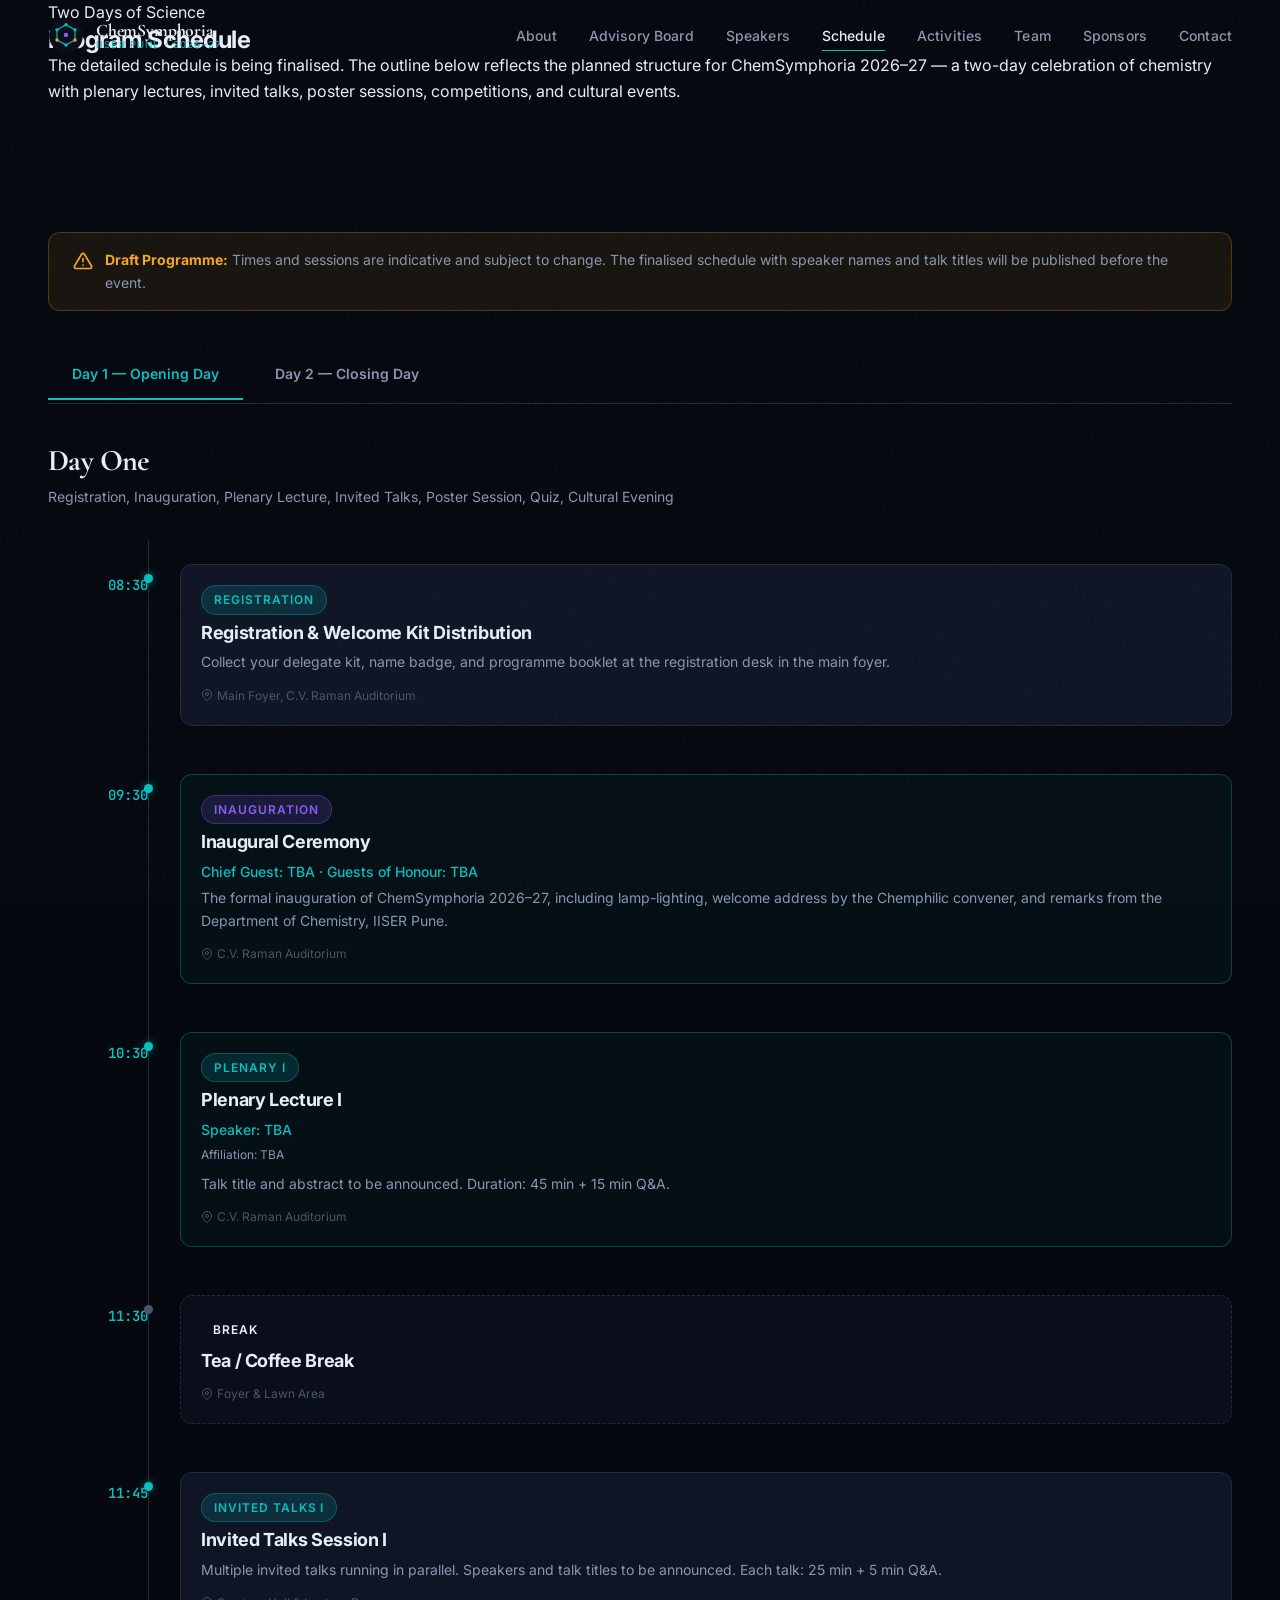
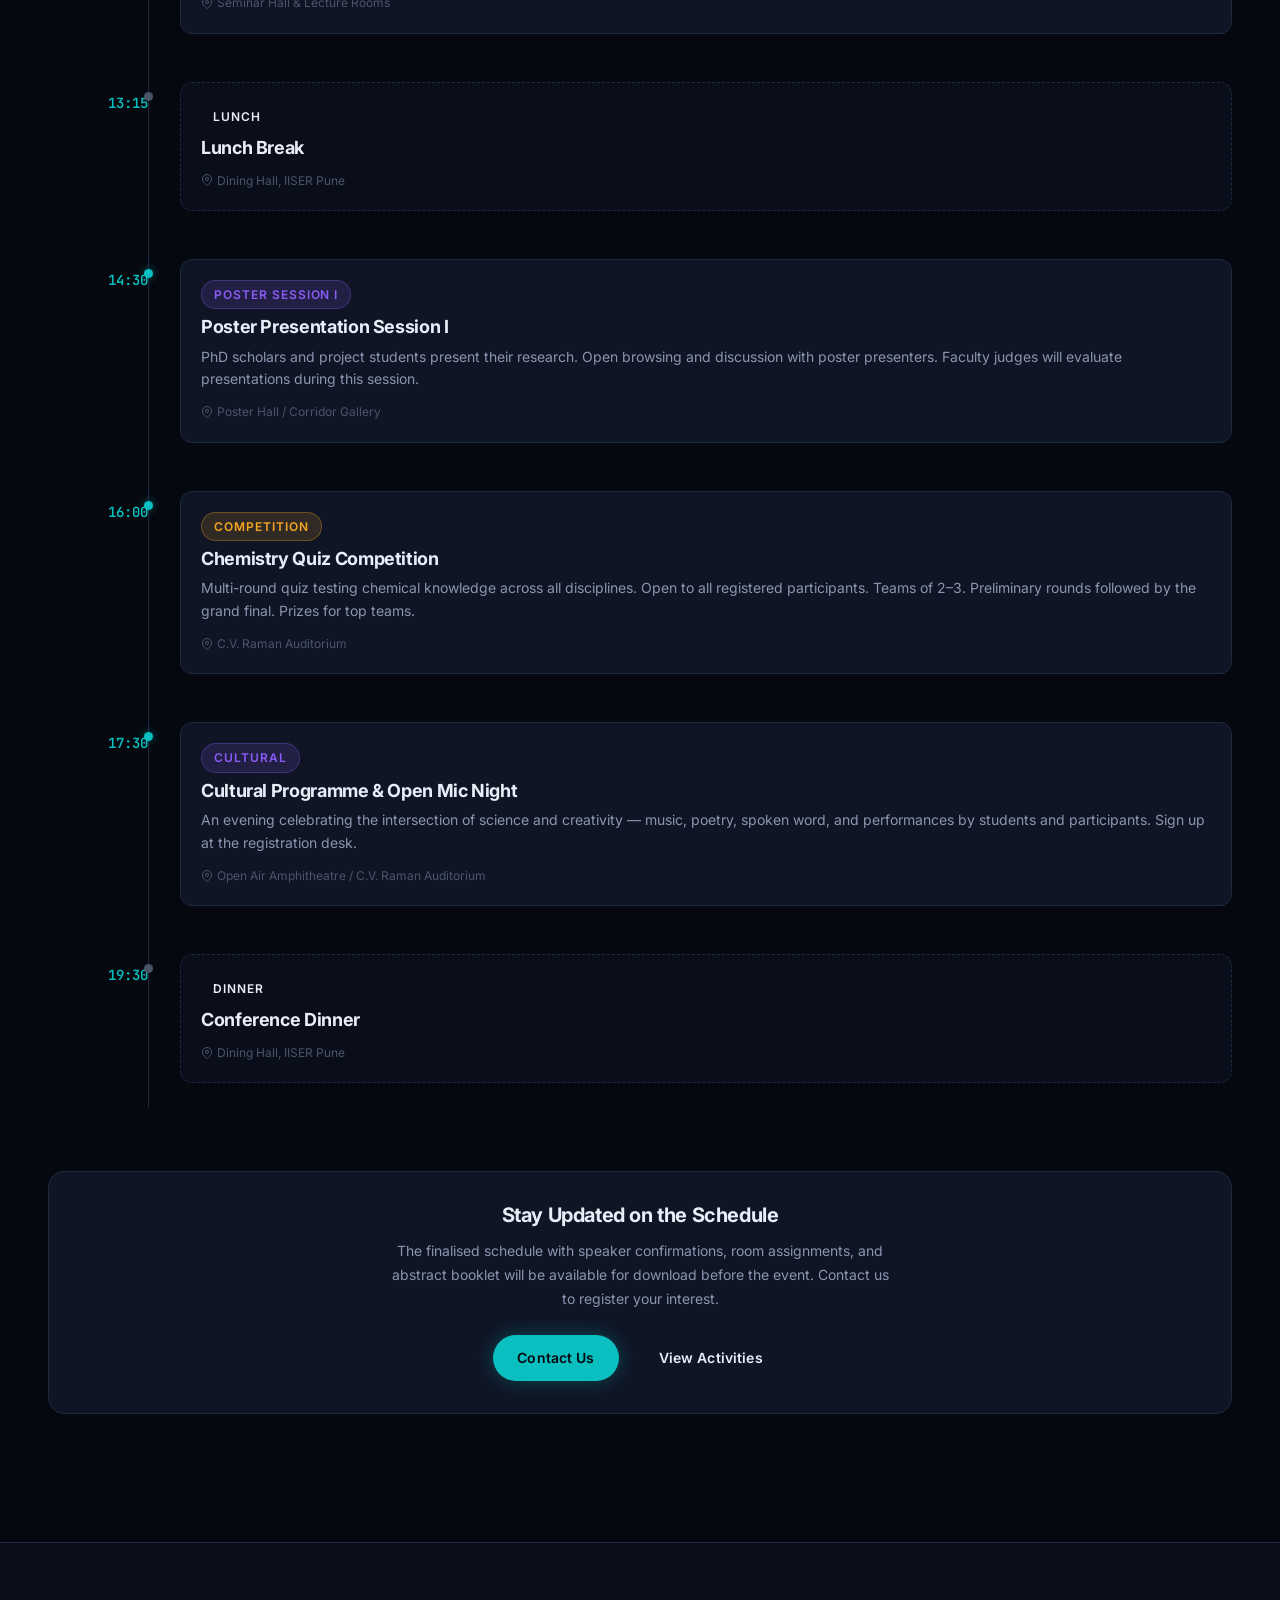
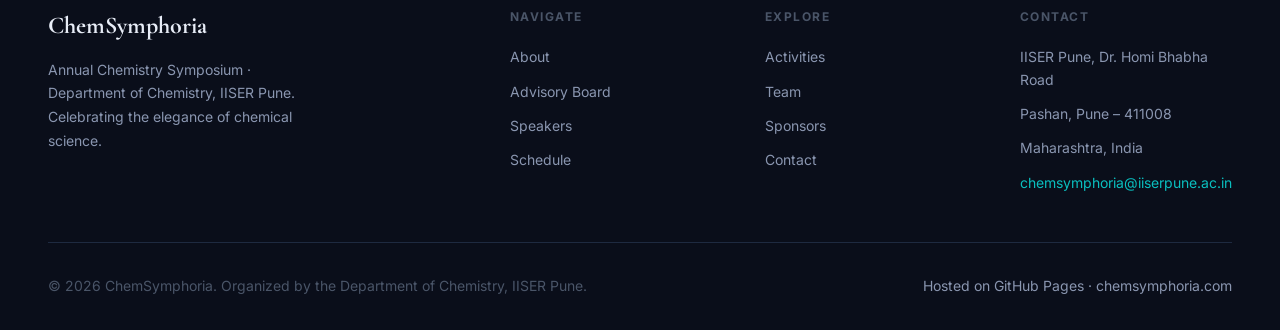
<file: schedule.html>
<!DOCTYPE html>
<html lang="en">
<head>
  <meta charset="UTF-8">
  <meta name="viewport" content="width=device-width, initial-scale=1.0">
  <meta name="description" content="Program Schedule for ChemSymphoria 2026–27 — a two-day symposium at IISER Pune featuring plenary lectures, invited talks, poster sessions, competitions, and cultural events.">
  <title>Schedule | ChemSymphoria 2026–27 · IISER Pune</title>
  <link rel="icon" type="image/svg+xml" href="assets/icons/favicon.svg">
  <link rel="preconnect" href="https://fonts.googleapis.com">
  <link rel="preconnect" href="https://fonts.gstatic.com" crossorigin>
  <link href="https://fonts.googleapis.com/css2?family=Cormorant+Garamond:ital,wght@0,400;0,600;0,700;1,400;1,600&family=Inter:wght@400;500;600;700&family=JetBrains+Mono:wght@400;600&display=swap" rel="stylesheet">
  <link rel="stylesheet" href="assets/css/design-system.css">
  <link rel="stylesheet" href="assets/css/home.css">
  <link rel="stylesheet" href="assets/css/pages.css">
</head>
<body>
  <a class="skip-link" href="#main-content">Skip to main content</a>
  <div class="noise-overlay" aria-hidden="true"></div>

  <nav class="nav" role="navigation" aria-label="Main navigation">
    <div class="nav__inner">
      <a href="index.html" class="nav__logo" aria-label="ChemSymphoria home">
        <svg class="nav__logo-icon" viewBox="0 0 64 64" fill="none" xmlns="http://www.w3.org/2000/svg" aria-hidden="true">
          <circle cx="32" cy="32" r="30" fill="#0A0E1A"/>
          <g stroke="#0ABFBF" stroke-width="2" stroke-linecap="round">
            <line x1="32" y1="12" x2="48" y2="21"/><line x1="48" y1="21" x2="48" y2="39"/>
            <line x1="48" y1="39" x2="32" y2="48"/><line x1="32" y1="48" x2="16" y2="39"/>
            <line x1="16" y1="39" x2="16" y2="21"/><line x1="16" y1="21" x2="32" y2="12"/>
          </g>
          <circle cx="32" cy="12" r="3" fill="#0ABFBF"/><circle cx="48" cy="21" r="3" fill="#0ABFBF"/>
          <circle cx="48" cy="39" r="3" fill="#F5A623"/><circle cx="32" cy="48" r="3" fill="#0ABFBF"/>
          <circle cx="16" cy="39" r="3" fill="#F5A623"/><circle cx="16" cy="21" r="3" fill="#0ABFBF"/>
          <circle cx="32" cy="30" r="4" fill="#8B5CF6"/>
        </svg>
        <div class="nav__logo-text">
          <span class="nav__logo-name">ChemSymphoria</span>
          <span class="nav__logo-sub">IISER Pune · 2026–27</span>
        </div>
      </a>
      <div class="nav__links" role="list">
        <a href="about.html"          class="nav__link" role="listitem">About</a>
        <a href="advisory-board.html" class="nav__link" role="listitem">Advisory Board</a>
        <a href="speakers.html"       class="nav__link" role="listitem">Speakers</a>
        <a href="schedule.html"       class="nav__link nav__link--active" role="listitem">Schedule</a>
        <a href="activities.html"     class="nav__link" role="listitem">Activities</a>
        <a href="team.html"           class="nav__link" role="listitem">Team</a>
        <a href="sponsors.html"       class="nav__link" role="listitem">Sponsors</a>
        <a href="contact.html"        class="nav__link" role="listitem">Contact</a>
      </div>
      <button class="nav__toggle" aria-label="Toggle mobile menu" aria-expanded="false">
        <span></span><span></span><span></span>
      </button>
    </div>
  </nav>
  <div class="nav__mobile" role="dialog" aria-label="Mobile navigation">
    <a href="about.html"          class="nav__mobile-link">About</a>
    <a href="advisory-board.html" class="nav__mobile-link">Advisory Board</a>
    <a href="speakers.html"       class="nav__mobile-link">Speakers</a>
    <a href="schedule.html"       class="nav__mobile-link">Schedule</a>
    <a href="activities.html"     class="nav__mobile-link">Activities</a>
    <a href="team.html"           class="nav__mobile-link">Team</a>
    <a href="sponsors.html"       class="nav__mobile-link">Sponsors</a>
    <a href="contact.html"        class="nav__mobile-link">Contact</a>
  </div>

  <main id="main-content">

    <!-- ─── Page Hero ─────────────────────────────────────────── -->
    <section class="page-hero" aria-labelledby="schedule-heading">
      <div class="container">
        <div class="page-hero__inner">
          <p class="page-hero__label">
            <span class="page-hero__label-dot" aria-hidden="true"></span>
            Two Days of Science
          </p>
          <h1 class="page-hero__title" id="schedule-heading">Program Schedule</h1>
          <p class="page-hero__desc">
            The detailed schedule is being finalised. The outline below reflects the planned structure
            for ChemSymphoria 2026–27 — a two-day celebration of chemistry with plenary lectures,
            invited talks, poster sessions, competitions, and cultural events.
          </p>
        </div>
      </div>
    </section>

    <!-- ─── Schedule ──────────────────────────────────────────── -->
    <section class="section" aria-labelledby="programme-heading">
      <div class="container">

        <!-- Draft notice -->
        <div style="background: rgba(245,166,35,0.08); border: 1px solid rgba(245,166,35,0.25); border-radius: var(--radius-lg); padding: var(--space-4) var(--space-6); margin-bottom: var(--space-10); display: flex; gap: var(--space-3); align-items: flex-start;">
          <svg width="20" height="20" viewBox="0 0 24 24" fill="none" stroke="currentColor" stroke-width="2" stroke-linecap="round" stroke-linejoin="round" style="color: var(--color-amber); flex-shrink: 0; margin-top: 2px;" aria-hidden="true">
            <path d="M10.29 3.86L1.82 18a2 2 0 0 0 1.71 3h16.94a2 2 0 0 0 1.71-3L13.71 3.86a2 2 0 0 0-3.42 0z"/><line x1="12" y1="9" x2="12" y2="13"/><line x1="12" y1="17" x2="12.01" y2="17"/>
          </svg>
          <p style="font-size: var(--text-sm); color: var(--color-text-secondary); line-height: 1.6; margin: 0;">
            <strong style="color: var(--color-amber);">Draft Programme:</strong> Times and sessions are indicative and subject to change.
            The finalised schedule with speaker names and talk titles will be published before the event.
          </p>
        </div>

        <h2 class="sr-only" id="programme-heading">Two-day Programme</h2>

        <!-- Day tabs -->
        <div class="schedule-page__nav" role="tablist" aria-label="Select day">
          <button class="schedule-day-tab active" role="tab" aria-selected="true" aria-controls="day1-panel" id="day1-tab" data-day="1">
            Day 1 — Opening Day
          </button>
          <button class="schedule-day-tab" role="tab" aria-selected="false" aria-controls="day2-panel" id="day2-tab" data-day="2">
            Day 2 — Closing Day
          </button>
        </div>

        <!-- Day 1 Panel -->
        <div id="day1-panel" role="tabpanel" aria-labelledby="day1-tab">
          <div style="margin-bottom: var(--space-8);">
            <h3 style="font-family: var(--font-display); font-size: var(--text-3xl); font-weight: 700; margin-bottom: var(--space-2);">Day One</h3>
            <p style="color: var(--color-text-secondary); font-size: var(--text-sm);">Registration, Inauguration, Plenary Lecture, Invited Talks, Poster Session, Quiz, Cultural Evening</p>
          </div>

          <div class="schedule-timeline" aria-label="Day 1 programme timeline">

            <div class="schedule-item">
              <div class="schedule-item__time">08:30</div>
              <div class="schedule-item__dot" aria-hidden="true"></div>
              <div class="schedule-item__card">
                <div class="schedule-item__session-type">
                  <span class="badge badge--teal">Registration</span>
                </div>
                <h4 class="schedule-item__title">Registration &amp; Welcome Kit Distribution</h4>
                <p style="font-size: var(--text-sm); color: var(--color-text-secondary);">Collect your delegate kit, name badge, and programme booklet at the registration desk in the main foyer.</p>
                <div class="schedule-item__venue">
                  <svg width="12" height="12" viewBox="0 0 24 24" fill="none" stroke="currentColor" stroke-width="2" aria-hidden="true"><path d="M21 10c0 7-9 13-9 13s-9-6-9-13a9 9 0 0 1 18 0z"/><circle cx="12" cy="10" r="3"/></svg>
                  Main Foyer, C.V. Raman Auditorium
                </div>
              </div>
            </div>

            <div class="schedule-item schedule-item--keynote">
              <div class="schedule-item__time">09:30</div>
              <div class="schedule-item__dot" aria-hidden="true"></div>
              <div class="schedule-item__card">
                <div class="schedule-item__session-type">
                  <span class="badge badge--violet">Inauguration</span>
                </div>
                <h4 class="schedule-item__title">Inaugural Ceremony</h4>
                <p class="schedule-item__speaker">Chief Guest: TBA · Guests of Honour: TBA</p>
                <p style="font-size: var(--text-sm); color: var(--color-text-secondary);">The formal inauguration of ChemSymphoria 2026–27, including lamp-lighting, welcome address by the Chemphilic convener, and remarks from the Department of Chemistry, IISER Pune.</p>
                <div class="schedule-item__venue">
                  <svg width="12" height="12" viewBox="0 0 24 24" fill="none" stroke="currentColor" stroke-width="2" aria-hidden="true"><path d="M21 10c0 7-9 13-9 13s-9-6-9-13a9 9 0 0 1 18 0z"/><circle cx="12" cy="10" r="3"/></svg>
                  C.V. Raman Auditorium
                </div>
              </div>
            </div>

            <div class="schedule-item schedule-item--keynote">
              <div class="schedule-item__time">10:30</div>
              <div class="schedule-item__dot" aria-hidden="true"></div>
              <div class="schedule-item__card">
                <div class="schedule-item__session-type">
                  <span class="badge badge--teal">Plenary I</span>
                </div>
                <h4 class="schedule-item__title">Plenary Lecture I</h4>
                <p class="schedule-item__speaker">Speaker: TBA</p>
                <p class="schedule-item__affil">Affiliation: TBA</p>
                <p style="font-size: var(--text-sm); color: var(--color-text-secondary); margin-top: var(--space-2);">Talk title and abstract to be announced. Duration: 45 min + 15 min Q&amp;A.</p>
                <div class="schedule-item__venue">
                  <svg width="12" height="12" viewBox="0 0 24 24" fill="none" stroke="currentColor" stroke-width="2" aria-hidden="true"><path d="M21 10c0 7-9 13-9 13s-9-6-9-13a9 9 0 0 1 18 0z"/><circle cx="12" cy="10" r="3"/></svg>
                  C.V. Raman Auditorium
                </div>
              </div>
            </div>

            <div class="schedule-item schedule-item--break">
              <div class="schedule-item__time">11:30</div>
              <div class="schedule-item__dot" aria-hidden="true"></div>
              <div class="schedule-item__card">
                <div class="schedule-item__session-type">
                  <span class="badge">Break</span>
                </div>
                <h4 class="schedule-item__title">Tea / Coffee Break</h4>
                <div class="schedule-item__venue">
                  <svg width="12" height="12" viewBox="0 0 24 24" fill="none" stroke="currentColor" stroke-width="2" aria-hidden="true"><path d="M21 10c0 7-9 13-9 13s-9-6-9-13a9 9 0 0 1 18 0z"/><circle cx="12" cy="10" r="3"/></svg>
                  Foyer &amp; Lawn Area
                </div>
              </div>
            </div>

            <div class="schedule-item">
              <div class="schedule-item__time">11:45</div>
              <div class="schedule-item__dot" aria-hidden="true"></div>
              <div class="schedule-item__card">
                <div class="schedule-item__session-type">
                  <span class="badge badge--teal">Invited Talks I</span>
                </div>
                <h4 class="schedule-item__title">Invited Talks Session I</h4>
                <p style="font-size: var(--text-sm); color: var(--color-text-secondary);">Multiple invited talks running in parallel. Speakers and talk titles to be announced. Each talk: 25 min + 5 min Q&amp;A.</p>
                <div class="schedule-item__venue">
                  <svg width="12" height="12" viewBox="0 0 24 24" fill="none" stroke="currentColor" stroke-width="2" aria-hidden="true"><path d="M21 10c0 7-9 13-9 13s-9-6-9-13a9 9 0 0 1 18 0z"/><circle cx="12" cy="10" r="3"/></svg>
                  Seminar Hall &amp; Lecture Rooms
                </div>
              </div>
            </div>

            <div class="schedule-item schedule-item--break">
              <div class="schedule-item__time">13:15</div>
              <div class="schedule-item__dot" aria-hidden="true"></div>
              <div class="schedule-item__card">
                <div class="schedule-item__session-type">
                  <span class="badge">Lunch</span>
                </div>
                <h4 class="schedule-item__title">Lunch Break</h4>
                <div class="schedule-item__venue">
                  <svg width="12" height="12" viewBox="0 0 24 24" fill="none" stroke="currentColor" stroke-width="2" aria-hidden="true"><path d="M21 10c0 7-9 13-9 13s-9-6-9-13a9 9 0 0 1 18 0z"/><circle cx="12" cy="10" r="3"/></svg>
                  Dining Hall, IISER Pune
                </div>
              </div>
            </div>

            <div class="schedule-item">
              <div class="schedule-item__time">14:30</div>
              <div class="schedule-item__dot" aria-hidden="true"></div>
              <div class="schedule-item__card">
                <div class="schedule-item__session-type">
                  <span class="badge badge--violet">Poster Session I</span>
                </div>
                <h4 class="schedule-item__title">Poster Presentation Session I</h4>
                <p style="font-size: var(--text-sm); color: var(--color-text-secondary);">PhD scholars and project students present their research. Open browsing and discussion with poster presenters. Faculty judges will evaluate presentations during this session.</p>
                <div class="schedule-item__venue">
                  <svg width="12" height="12" viewBox="0 0 24 24" fill="none" stroke="currentColor" stroke-width="2" aria-hidden="true"><path d="M21 10c0 7-9 13-9 13s-9-6-9-13a9 9 0 0 1 18 0z"/><circle cx="12" cy="10" r="3"/></svg>
                  Poster Hall / Corridor Gallery
                </div>
              </div>
            </div>

            <div class="schedule-item">
              <div class="schedule-item__time">16:00</div>
              <div class="schedule-item__dot" aria-hidden="true"></div>
              <div class="schedule-item__card">
                <div class="schedule-item__session-type">
                  <span class="badge badge--amber">Competition</span>
                </div>
                <h4 class="schedule-item__title">Chemistry Quiz Competition</h4>
                <p style="font-size: var(--text-sm); color: var(--color-text-secondary);">Multi-round quiz testing chemical knowledge across all disciplines. Open to all registered participants. Teams of 2–3. Preliminary rounds followed by the grand final. Prizes for top teams.</p>
                <div class="schedule-item__venue">
                  <svg width="12" height="12" viewBox="0 0 24 24" fill="none" stroke="currentColor" stroke-width="2" aria-hidden="true"><path d="M21 10c0 7-9 13-9 13s-9-6-9-13a9 9 0 0 1 18 0z"/><circle cx="12" cy="10" r="3"/></svg>
                  C.V. Raman Auditorium
                </div>
              </div>
            </div>

            <div class="schedule-item">
              <div class="schedule-item__time">17:30</div>
              <div class="schedule-item__dot" aria-hidden="true"></div>
              <div class="schedule-item__card">
                <div class="schedule-item__session-type">
                  <span class="badge badge--violet">Cultural</span>
                </div>
                <h4 class="schedule-item__title">Cultural Programme &amp; Open Mic Night</h4>
                <p style="font-size: var(--text-sm); color: var(--color-text-secondary);">An evening celebrating the intersection of science and creativity — music, poetry, spoken word, and performances by students and participants. Sign up at the registration desk.</p>
                <div class="schedule-item__venue">
                  <svg width="12" height="12" viewBox="0 0 24 24" fill="none" stroke="currentColor" stroke-width="2" aria-hidden="true"><path d="M21 10c0 7-9 13-9 13s-9-6-9-13a9 9 0 0 1 18 0z"/><circle cx="12" cy="10" r="3"/></svg>
                  Open Air Amphitheatre / C.V. Raman Auditorium
                </div>
              </div>
            </div>

            <div class="schedule-item schedule-item--break">
              <div class="schedule-item__time">19:30</div>
              <div class="schedule-item__dot" aria-hidden="true"></div>
              <div class="schedule-item__card">
                <div class="schedule-item__session-type">
                  <span class="badge">Dinner</span>
                </div>
                <h4 class="schedule-item__title">Conference Dinner</h4>
                <div class="schedule-item__venue">
                  <svg width="12" height="12" viewBox="0 0 24 24" fill="none" stroke="currentColor" stroke-width="2" aria-hidden="true"><path d="M21 10c0 7-9 13-9 13s-9-6-9-13a9 9 0 0 1 18 0z"/><circle cx="12" cy="10" r="3"/></svg>
                  Dining Hall, IISER Pune
                </div>
              </div>
            </div>

          </div>
        </div>

        <!-- Day 2 Panel -->
        <div id="day2-panel" role="tabpanel" aria-labelledby="day2-tab" hidden>
          <div style="margin-bottom: var(--space-8);">
            <h3 style="font-family: var(--font-display); font-size: var(--text-3xl); font-weight: 700; margin-bottom: var(--space-2);">Day Two</h3>
            <p style="color: var(--color-text-secondary); font-size: var(--text-sm);">Plenary Lecture, Invited Talks, Poster Session, Science Communication, Valedictory &amp; Awards</p>
          </div>

          <div class="schedule-timeline" aria-label="Day 2 programme timeline">

            <div class="schedule-item schedule-item--keynote">
              <div class="schedule-item__time">09:30</div>
              <div class="schedule-item__dot" aria-hidden="true"></div>
              <div class="schedule-item__card">
                <div class="schedule-item__session-type">
                  <span class="badge badge--teal">Plenary II</span>
                </div>
                <h4 class="schedule-item__title">Plenary Lecture II</h4>
                <p class="schedule-item__speaker">Speaker: TBA</p>
                <p class="schedule-item__affil">Affiliation: TBA</p>
                <p style="font-size: var(--text-sm); color: var(--color-text-secondary); margin-top: var(--space-2);">Talk title and abstract to be announced. Duration: 45 min + 15 min Q&amp;A.</p>
                <div class="schedule-item__venue">
                  <svg width="12" height="12" viewBox="0 0 24 24" fill="none" stroke="currentColor" stroke-width="2" aria-hidden="true"><path d="M21 10c0 7-9 13-9 13s-9-6-9-13a9 9 0 0 1 18 0z"/><circle cx="12" cy="10" r="3"/></svg>
                  C.V. Raman Auditorium
                </div>
              </div>
            </div>

            <div class="schedule-item">
              <div class="schedule-item__time">11:00</div>
              <div class="schedule-item__dot" aria-hidden="true"></div>
              <div class="schedule-item__card">
                <div class="schedule-item__session-type">
                  <span class="badge badge--teal">Invited Talks II</span>
                </div>
                <h4 class="schedule-item__title">Invited Talks Session II</h4>
                <p style="font-size: var(--text-sm); color: var(--color-text-secondary);">A second set of invited talks running in parallel across multiple rooms. Speakers and titles to be announced. Each talk: 25 min + 5 min Q&amp;A.</p>
                <div class="schedule-item__venue">
                  <svg width="12" height="12" viewBox="0 0 24 24" fill="none" stroke="currentColor" stroke-width="2" aria-hidden="true"><path d="M21 10c0 7-9 13-9 13s-9-6-9-13a9 9 0 0 1 18 0z"/><circle cx="12" cy="10" r="3"/></svg>
                  Seminar Hall &amp; Lecture Rooms
                </div>
              </div>
            </div>

            <div class="schedule-item schedule-item--break">
              <div class="schedule-item__time">13:00</div>
              <div class="schedule-item__dot" aria-hidden="true"></div>
              <div class="schedule-item__card">
                <div class="schedule-item__session-type">
                  <span class="badge">Lunch</span>
                </div>
                <h4 class="schedule-item__title">Lunch Break</h4>
                <div class="schedule-item__venue">
                  <svg width="12" height="12" viewBox="0 0 24 24" fill="none" stroke="currentColor" stroke-width="2" aria-hidden="true"><path d="M21 10c0 7-9 13-9 13s-9-6-9-13a9 9 0 0 1 18 0z"/><circle cx="12" cy="10" r="3"/></svg>
                  Dining Hall, IISER Pune
                </div>
              </div>
            </div>

            <div class="schedule-item">
              <div class="schedule-item__time">14:00</div>
              <div class="schedule-item__dot" aria-hidden="true"></div>
              <div class="schedule-item__card">
                <div class="schedule-item__session-type">
                  <span class="badge badge--violet">Poster Session II</span>
                </div>
                <h4 class="schedule-item__title">Poster Presentation Session II</h4>
                <p style="font-size: var(--text-sm); color: var(--color-text-secondary);">Second poster session with continued judging and open browsing. Networking opportunity between students, researchers, and faculty guests.</p>
                <div class="schedule-item__venue">
                  <svg width="12" height="12" viewBox="0 0 24 24" fill="none" stroke="currentColor" stroke-width="2" aria-hidden="true"><path d="M21 10c0 7-9 13-9 13s-9-6-9-13a9 9 0 0 1 18 0z"/><circle cx="12" cy="10" r="3"/></svg>
                  Poster Hall / Corridor Gallery
                </div>
              </div>
            </div>

            <div class="schedule-item">
              <div class="schedule-item__time">15:30</div>
              <div class="schedule-item__dot" aria-hidden="true"></div>
              <div class="schedule-item__card">
                <div class="schedule-item__session-type">
                  <span class="badge badge--amber">Competition</span>
                </div>
                <h4 class="schedule-item__title">Science Communication Event</h4>
                <p style="font-size: var(--text-sm); color: var(--color-text-secondary);">Participants present a complex chemistry concept to a general audience in 5 minutes using any creative medium. Judged by a faculty panel. Open to all backgrounds. Individual or team participation.</p>
                <div class="schedule-item__venue">
                  <svg width="12" height="12" viewBox="0 0 24 24" fill="none" stroke="currentColor" stroke-width="2" aria-hidden="true"><path d="M21 10c0 7-9 13-9 13s-9-6-9-13a9 9 0 0 1 18 0z"/><circle cx="12" cy="10" r="3"/></svg>
                  Seminar Hall
                </div>
              </div>
            </div>

            <div class="schedule-item schedule-item--break">
              <div class="schedule-item__time">16:30</div>
              <div class="schedule-item__dot" aria-hidden="true"></div>
              <div class="schedule-item__card">
                <div class="schedule-item__session-type">
                  <span class="badge">Break</span>
                </div>
                <h4 class="schedule-item__title">Tea / Coffee Break</h4>
                <div class="schedule-item__venue">
                  <svg width="12" height="12" viewBox="0 0 24 24" fill="none" stroke="currentColor" stroke-width="2" aria-hidden="true"><path d="M21 10c0 7-9 13-9 13s-9-6-9-13a9 9 0 0 1 18 0z"/><circle cx="12" cy="10" r="3"/></svg>
                  Foyer
                </div>
              </div>
            </div>

            <div class="schedule-item schedule-item--keynote">
              <div class="schedule-item__time">17:00</div>
              <div class="schedule-item__dot" aria-hidden="true"></div>
              <div class="schedule-item__card">
                <div class="schedule-item__session-type">
                  <span class="badge badge--violet">Valedictory</span>
                  <span class="badge badge--amber" style="margin-left: var(--space-2);">Awards</span>
                </div>
                <h4 class="schedule-item__title">Valedictory Ceremony &amp; Prize Distribution</h4>
                <p style="font-size: var(--text-sm); color: var(--color-text-secondary);">The closing ceremony of ChemSymphoria 2026–27. Awards and certificates distributed for poster presentations, chemistry quiz, science communication, and other events. Closing remarks by faculty and student organisers.</p>
                <div class="schedule-item__venue">
                  <svg width="12" height="12" viewBox="0 0 24 24" fill="none" stroke="currentColor" stroke-width="2" aria-hidden="true"><path d="M21 10c0 7-9 13-9 13s-9-6-9-13a9 9 0 0 1 18 0z"/><circle cx="12" cy="10" r="3"/></svg>
                  C.V. Raman Auditorium
                </div>
              </div>
            </div>

          </div>
        </div>

        <!-- Schedule CTA -->
        <div style="margin-top: var(--space-16); text-align: center; padding: var(--space-8); background: var(--color-surface); border: 1px solid var(--color-border); border-radius: var(--radius-xl);">
          <h3 style="font-size: var(--text-xl); font-weight: 700; margin-bottom: var(--space-3);">Stay Updated on the Schedule</h3>
          <p style="font-size: var(--text-sm); color: var(--color-text-secondary); max-width: 500px; margin: 0 auto var(--space-6); line-height: 1.7;">
            The finalised schedule with speaker confirmations, room assignments, and abstract booklet
            will be available for download before the event. Contact us to register your interest.
          </p>
          <div style="display: flex; gap: var(--space-4); justify-content: center; flex-wrap: wrap;">
            <a href="contact.html" class="btn btn--primary">Contact Us</a>
            <a href="activities.html" class="btn btn--outline">View Activities</a>
          </div>
        </div>

      </div>
    </section>

  </main>

  <footer class="footer" role="contentinfo">
    <div class="container">
      <div class="footer__grid">
        <div>
          <div class="footer__brand-name">ChemSymphoria</div>
          <p class="footer__brand-desc">Annual Chemistry Symposium · Department of Chemistry, IISER Pune. Celebrating the elegance of chemical science.</p>
        </div>
        <div>
          <p class="footer__col-title">Navigate</p>
          <nav class="footer__links" aria-label="Footer navigation">
            <a href="about.html"          class="footer__link">About</a>
            <a href="advisory-board.html" class="footer__link">Advisory Board</a>
            <a href="speakers.html"       class="footer__link">Speakers</a>
            <a href="schedule.html"       class="footer__link">Schedule</a>
          </nav>
        </div>
        <div>
          <p class="footer__col-title">Explore</p>
          <nav class="footer__links" aria-label="Footer navigation secondary">
            <a href="activities.html" class="footer__link">Activities</a>
            <a href="team.html"       class="footer__link">Team</a>
            <a href="sponsors.html"   class="footer__link">Sponsors</a>
            <a href="contact.html"    class="footer__link">Contact</a>
          </nav>
        </div>
        <div>
          <p class="footer__col-title">Contact</p>
          <div class="footer__links">
            <span class="footer__link">IISER Pune, Dr. Homi Bhabha Road</span>
            <span class="footer__link">Pashan, Pune – 411008</span>
            <span class="footer__link">Maharashtra, India</span>
            <a href="mailto:chemsymphoria@iiserpune.ac.in" class="footer__link" style="color: var(--color-teal);">chemsymphoria@iiserpune.ac.in</a>
          </div>
        </div>
      </div>
      <div class="footer__bottom">
        <p class="footer__copy">© 2026 ChemSymphoria. Organized by the Department of Chemistry, IISER Pune.</p>
        <p class="footer__iiser">Hosted on <a href="https://pages.github.com" class="footer__link">GitHub Pages</a> · <a href="https://chemsymphoria.com" class="footer__link">chemsymphoria.com</a></p>
      </div>
    </div>
  </footer>

  <script src="assets/js/main.js"></script>
  <script>
    // Day tab switching
    (function() {
      var tabs = document.querySelectorAll('.schedule-day-tab');
      var panels = document.querySelectorAll('[role="tabpanel"]');
      tabs.forEach(function(tab) {
        tab.addEventListener('click', function() {
          var day = tab.getAttribute('data-day');
          tabs.forEach(function(t) {
            t.classList.remove('active');
            t.setAttribute('aria-selected', 'false');
          });
          panels.forEach(function(p) { p.hidden = true; });
          tab.classList.add('active');
          tab.setAttribute('aria-selected', 'true');
          var panel = document.getElementById('day' + day + '-panel');
          if (panel) panel.hidden = false;
        });
      });
    })();
  </script>
</body>
</html>
</file>
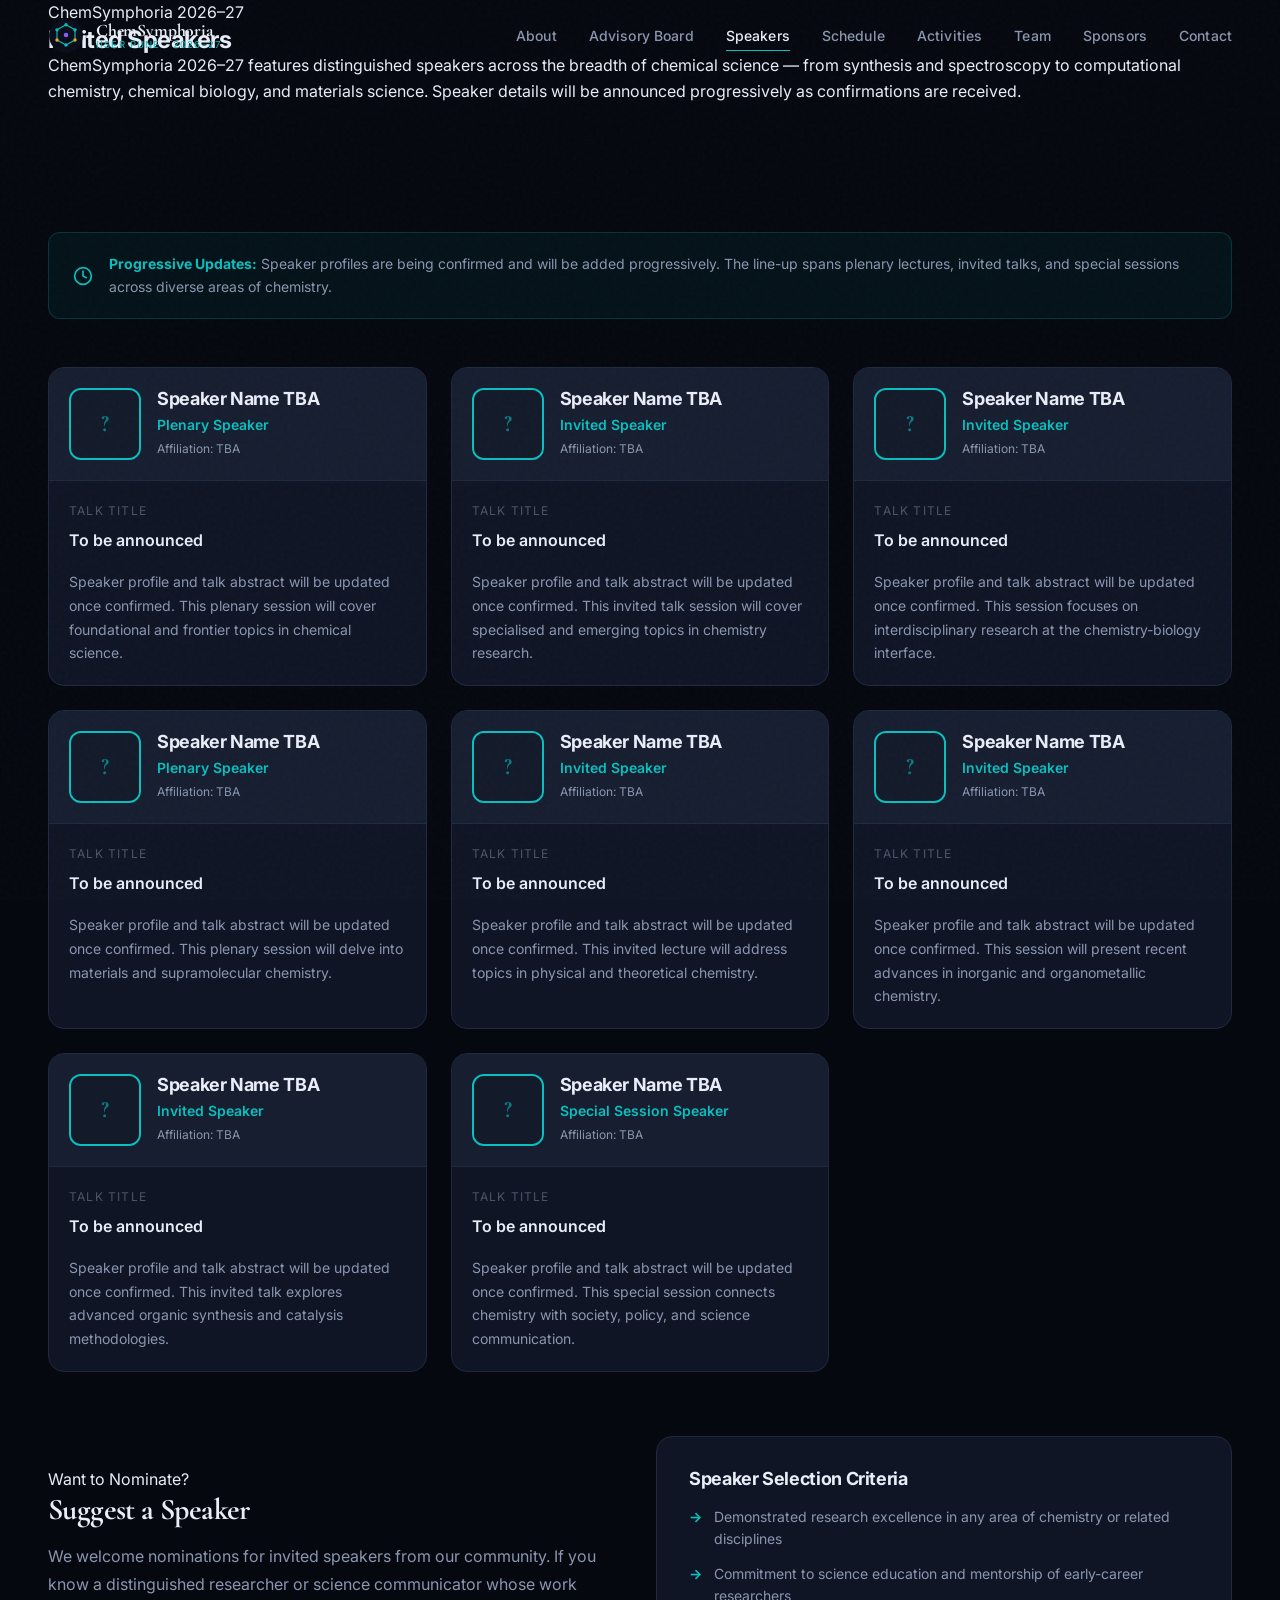
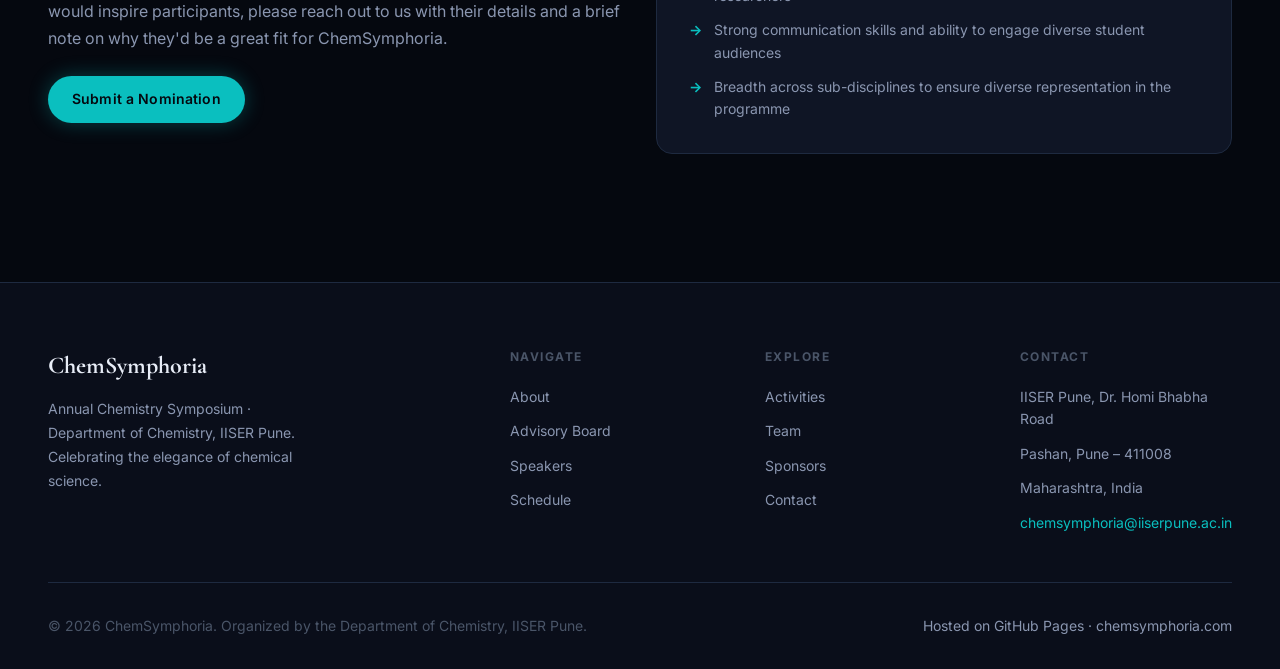
<file: speakers.html>
<!DOCTYPE html>
<html lang="en">
<head>
  <meta charset="UTF-8">
  <meta name="viewport" content="width=device-width, initial-scale=1.0">
  <meta name="description" content="Invited Speakers at ChemSymphoria 2026–27 — distinguished researchers and scientists across the breadth of chemical science at IISER Pune's annual symposium.">
  <title>Speakers | ChemSymphoria 2026–27 · IISER Pune</title>
  <link rel="icon" type="image/svg+xml" href="assets/icons/favicon.svg">
  <link rel="preconnect" href="https://fonts.googleapis.com">
  <link rel="preconnect" href="https://fonts.gstatic.com" crossorigin>
  <link href="https://fonts.googleapis.com/css2?family=Cormorant+Garamond:ital,wght@0,400;0,600;0,700;1,400;1,600&family=Inter:wght@400;500;600;700&family=JetBrains+Mono:wght@400;600&display=swap" rel="stylesheet">
  <link rel="stylesheet" href="assets/css/design-system.css">
  <link rel="stylesheet" href="assets/css/home.css">
  <link rel="stylesheet" href="assets/css/pages.css">
</head>
<body>
  <a class="skip-link" href="#main-content">Skip to main content</a>
  <div class="noise-overlay" aria-hidden="true"></div>

  <nav class="nav" role="navigation" aria-label="Main navigation">
    <div class="nav__inner">
      <a href="index.html" class="nav__logo" aria-label="ChemSymphoria home">
        <svg class="nav__logo-icon" viewBox="0 0 64 64" fill="none" xmlns="http://www.w3.org/2000/svg" aria-hidden="true">
          <circle cx="32" cy="32" r="30" fill="#0A0E1A"/>
          <g stroke="#0ABFBF" stroke-width="2" stroke-linecap="round">
            <line x1="32" y1="12" x2="48" y2="21"/><line x1="48" y1="21" x2="48" y2="39"/>
            <line x1="48" y1="39" x2="32" y2="48"/><line x1="32" y1="48" x2="16" y2="39"/>
            <line x1="16" y1="39" x2="16" y2="21"/><line x1="16" y1="21" x2="32" y2="12"/>
          </g>
          <circle cx="32" cy="12" r="3" fill="#0ABFBF"/><circle cx="48" cy="21" r="3" fill="#0ABFBF"/>
          <circle cx="48" cy="39" r="3" fill="#F5A623"/><circle cx="32" cy="48" r="3" fill="#0ABFBF"/>
          <circle cx="16" cy="39" r="3" fill="#F5A623"/><circle cx="16" cy="21" r="3" fill="#0ABFBF"/>
          <circle cx="32" cy="30" r="4" fill="#8B5CF6"/>
        </svg>
        <div class="nav__logo-text">
          <span class="nav__logo-name">ChemSymphoria</span>
          <span class="nav__logo-sub">IISER Pune · 2026–27</span>
        </div>
      </a>
      <div class="nav__links" role="list">
        <a href="about.html"          class="nav__link" role="listitem">About</a>
        <a href="advisory-board.html" class="nav__link" role="listitem">Advisory Board</a>
        <a href="speakers.html"       class="nav__link nav__link--active" role="listitem">Speakers</a>
        <a href="schedule.html"       class="nav__link" role="listitem">Schedule</a>
        <a href="activities.html"     class="nav__link" role="listitem">Activities</a>
        <a href="team.html"           class="nav__link" role="listitem">Team</a>
        <a href="sponsors.html"       class="nav__link" role="listitem">Sponsors</a>
        <a href="contact.html"        class="nav__link" role="listitem">Contact</a>
      </div>
      <button class="nav__toggle" aria-label="Toggle mobile menu" aria-expanded="false">
        <span></span><span></span><span></span>
      </button>
    </div>
  </nav>
  <div class="nav__mobile" role="dialog" aria-label="Mobile navigation">
    <a href="about.html"          class="nav__mobile-link">About</a>
    <a href="advisory-board.html" class="nav__mobile-link">Advisory Board</a>
    <a href="speakers.html"       class="nav__mobile-link">Speakers</a>
    <a href="schedule.html"       class="nav__mobile-link">Schedule</a>
    <a href="activities.html"     class="nav__mobile-link">Activities</a>
    <a href="team.html"           class="nav__mobile-link">Team</a>
    <a href="sponsors.html"       class="nav__mobile-link">Sponsors</a>
    <a href="contact.html"        class="nav__mobile-link">Contact</a>
  </div>

  <main id="main-content">

    <!-- ─── Page Hero ─────────────────────────────────────────── -->
    <section class="page-hero" aria-labelledby="speakers-heading">
      <div class="container">
        <div class="page-hero__inner">
          <p class="page-hero__label">
            <span class="page-hero__label-dot" aria-hidden="true"></span>
            ChemSymphoria 2026–27
          </p>
          <h1 class="page-hero__title" id="speakers-heading">Invited Speakers</h1>
          <p class="page-hero__desc">
            ChemSymphoria 2026–27 features distinguished speakers across the breadth of chemical science —
            from synthesis and spectroscopy to computational chemistry, chemical biology, and materials science.
            Speaker details will be announced progressively as confirmations are received.
          </p>
        </div>
      </div>
    </section>

    <!-- ─── Speakers Grid ─────────────────────────────────────── -->
    <section class="section" aria-labelledby="speakers-list-heading">
      <div class="container">

        <!-- Status banner -->
        <div style="background: rgba(10,191,191,0.06); border: 1px solid rgba(10,191,191,0.2); border-radius: var(--radius-lg); padding: var(--space-5) var(--space-6); margin-bottom: var(--space-12); display: flex; gap: var(--space-4); align-items: center;">
          <svg width="20" height="20" viewBox="0 0 24 24" fill="none" stroke="currentColor" stroke-width="2" stroke-linecap="round" stroke-linejoin="round" style="color: var(--color-teal); flex-shrink: 0;" aria-hidden="true">
            <circle cx="12" cy="12" r="10"/><polyline points="12 6 12 12 16 14"/>
          </svg>
          <p style="font-size: var(--text-sm); color: var(--color-text-secondary); margin: 0; line-height: 1.6;">
            <strong style="color: var(--color-teal);">Progressive Updates:</strong>
            Speaker profiles are being confirmed and will be added progressively. The line-up spans plenary
            lectures, invited talks, and special sessions across diverse areas of chemistry.
          </p>
        </div>

        <h2 class="sr-only" id="speakers-list-heading">Speaker List</h2>

        <div class="speakers-grid" role="list">

          <!-- Speaker 1 -->
          <article class="speaker-detail-card" role="listitem">
            <div class="speaker-detail-card__header">
              <div class="speaker-detail-card__avatar">
                <div class="speaker-detail-card__avatar-placeholder" aria-label="Speaker photo placeholder">?</div>
              </div>
              <div class="speaker-detail-card__info">
                <h3 class="speaker-detail-card__name">Speaker Name TBA</h3>
                <p class="speaker-detail-card__designation">Plenary Speaker</p>
                <p class="speaker-detail-card__affil">Affiliation: TBA</p>
              </div>
            </div>
            <div class="speaker-detail-card__body">
              <p class="speaker-detail-card__talk-label">Talk Title</p>
              <p class="speaker-detail-card__talk-title">To be announced</p>
              <p class="speaker-detail-card__bio">Speaker profile and talk abstract will be updated once confirmed. This plenary session will cover foundational and frontier topics in chemical science.</p>
            </div>
          </article>

          <!-- Speaker 2 -->
          <article class="speaker-detail-card" role="listitem">
            <div class="speaker-detail-card__header">
              <div class="speaker-detail-card__avatar">
                <div class="speaker-detail-card__avatar-placeholder" aria-label="Speaker photo placeholder">?</div>
              </div>
              <div class="speaker-detail-card__info">
                <h3 class="speaker-detail-card__name">Speaker Name TBA</h3>
                <p class="speaker-detail-card__designation">Invited Speaker</p>
                <p class="speaker-detail-card__affil">Affiliation: TBA</p>
              </div>
            </div>
            <div class="speaker-detail-card__body">
              <p class="speaker-detail-card__talk-label">Talk Title</p>
              <p class="speaker-detail-card__talk-title">To be announced</p>
              <p class="speaker-detail-card__bio">Speaker profile and talk abstract will be updated once confirmed. This invited talk session will cover specialised and emerging topics in chemistry research.</p>
            </div>
          </article>

          <!-- Speaker 3 -->
          <article class="speaker-detail-card" role="listitem">
            <div class="speaker-detail-card__header">
              <div class="speaker-detail-card__avatar">
                <div class="speaker-detail-card__avatar-placeholder" aria-label="Speaker photo placeholder">?</div>
              </div>
              <div class="speaker-detail-card__info">
                <h3 class="speaker-detail-card__name">Speaker Name TBA</h3>
                <p class="speaker-detail-card__designation">Invited Speaker</p>
                <p class="speaker-detail-card__affil">Affiliation: TBA</p>
              </div>
            </div>
            <div class="speaker-detail-card__body">
              <p class="speaker-detail-card__talk-label">Talk Title</p>
              <p class="speaker-detail-card__talk-title">To be announced</p>
              <p class="speaker-detail-card__bio">Speaker profile and talk abstract will be updated once confirmed. This session focuses on interdisciplinary research at the chemistry-biology interface.</p>
            </div>
          </article>

          <!-- Speaker 4 -->
          <article class="speaker-detail-card" role="listitem">
            <div class="speaker-detail-card__header">
              <div class="speaker-detail-card__avatar">
                <div class="speaker-detail-card__avatar-placeholder" aria-label="Speaker photo placeholder">?</div>
              </div>
              <div class="speaker-detail-card__info">
                <h3 class="speaker-detail-card__name">Speaker Name TBA</h3>
                <p class="speaker-detail-card__designation">Plenary Speaker</p>
                <p class="speaker-detail-card__affil">Affiliation: TBA</p>
              </div>
            </div>
            <div class="speaker-detail-card__body">
              <p class="speaker-detail-card__talk-label">Talk Title</p>
              <p class="speaker-detail-card__talk-title">To be announced</p>
              <p class="speaker-detail-card__bio">Speaker profile and talk abstract will be updated once confirmed. This plenary session will delve into materials and supramolecular chemistry.</p>
            </div>
          </article>

          <!-- Speaker 5 -->
          <article class="speaker-detail-card" role="listitem">
            <div class="speaker-detail-card__header">
              <div class="speaker-detail-card__avatar">
                <div class="speaker-detail-card__avatar-placeholder" aria-label="Speaker photo placeholder">?</div>
              </div>
              <div class="speaker-detail-card__info">
                <h3 class="speaker-detail-card__name">Speaker Name TBA</h3>
                <p class="speaker-detail-card__designation">Invited Speaker</p>
                <p class="speaker-detail-card__affil">Affiliation: TBA</p>
              </div>
            </div>
            <div class="speaker-detail-card__body">
              <p class="speaker-detail-card__talk-label">Talk Title</p>
              <p class="speaker-detail-card__talk-title">To be announced</p>
              <p class="speaker-detail-card__bio">Speaker profile and talk abstract will be updated once confirmed. This invited lecture will address topics in physical and theoretical chemistry.</p>
            </div>
          </article>

          <!-- Speaker 6 -->
          <article class="speaker-detail-card" role="listitem">
            <div class="speaker-detail-card__header">
              <div class="speaker-detail-card__avatar">
                <div class="speaker-detail-card__avatar-placeholder" aria-label="Speaker photo placeholder">?</div>
              </div>
              <div class="speaker-detail-card__info">
                <h3 class="speaker-detail-card__name">Speaker Name TBA</h3>
                <p class="speaker-detail-card__designation">Invited Speaker</p>
                <p class="speaker-detail-card__affil">Affiliation: TBA</p>
              </div>
            </div>
            <div class="speaker-detail-card__body">
              <p class="speaker-detail-card__talk-label">Talk Title</p>
              <p class="speaker-detail-card__talk-title">To be announced</p>
              <p class="speaker-detail-card__bio">Speaker profile and talk abstract will be updated once confirmed. This session will present recent advances in inorganic and organometallic chemistry.</p>
            </div>
          </article>

          <!-- Speaker 7 -->
          <article class="speaker-detail-card" role="listitem">
            <div class="speaker-detail-card__header">
              <div class="speaker-detail-card__avatar">
                <div class="speaker-detail-card__avatar-placeholder" aria-label="Speaker photo placeholder">?</div>
              </div>
              <div class="speaker-detail-card__info">
                <h3 class="speaker-detail-card__name">Speaker Name TBA</h3>
                <p class="speaker-detail-card__designation">Invited Speaker</p>
                <p class="speaker-detail-card__affil">Affiliation: TBA</p>
              </div>
            </div>
            <div class="speaker-detail-card__body">
              <p class="speaker-detail-card__talk-label">Talk Title</p>
              <p class="speaker-detail-card__talk-title">To be announced</p>
              <p class="speaker-detail-card__bio">Speaker profile and talk abstract will be updated once confirmed. This invited talk explores advanced organic synthesis and catalysis methodologies.</p>
            </div>
          </article>

          <!-- Speaker 8 -->
          <article class="speaker-detail-card" role="listitem">
            <div class="speaker-detail-card__header">
              <div class="speaker-detail-card__avatar">
                <div class="speaker-detail-card__avatar-placeholder" aria-label="Speaker photo placeholder">?</div>
              </div>
              <div class="speaker-detail-card__info">
                <h3 class="speaker-detail-card__name">Speaker Name TBA</h3>
                <p class="speaker-detail-card__designation">Special Session Speaker</p>
                <p class="speaker-detail-card__affil">Affiliation: TBA</p>
              </div>
            </div>
            <div class="speaker-detail-card__body">
              <p class="speaker-detail-card__talk-label">Talk Title</p>
              <p class="speaker-detail-card__talk-title">To be announced</p>
              <p class="speaker-detail-card__bio">Speaker profile and talk abstract will be updated once confirmed. This special session connects chemistry with society, policy, and science communication.</p>
            </div>
          </article>

        </div>

        <!-- Nomination note -->
        <div style="margin-top: var(--space-16); display: grid; grid-template-columns: 1fr 1fr; gap: var(--space-8); align-items: center;">
          <div>
            <p class="section-label">Want to Nominate?</p>
            <h3 style="font-family: var(--font-display); font-size: var(--text-3xl); font-weight: 700; margin-bottom: var(--space-4);">Suggest a Speaker</h3>
            <p style="font-size: var(--text-base); color: var(--color-text-secondary); line-height: 1.7; margin-bottom: var(--space-6);">
              We welcome nominations for invited speakers from our community. If you know a distinguished
              researcher or science communicator whose work would inspire participants, please reach out to
              us with their details and a brief note on why they'd be a great fit for ChemSymphoria.
            </p>
            <a href="contact.html" class="btn btn--primary">Submit a Nomination</a>
          </div>
          <div style="background: var(--color-surface); border: 1px solid var(--color-border); border-radius: var(--radius-xl); padding: var(--space-8);">
            <h4 style="font-size: var(--text-lg); font-weight: 700; margin-bottom: var(--space-4);">Speaker Selection Criteria</h4>
            <ul style="list-style: none; padding: 0; margin: 0; display: flex; flex-direction: column; gap: var(--space-3);">
              <li style="display: flex; gap: var(--space-3); align-items: flex-start; font-size: var(--text-sm); color: var(--color-text-secondary);">
                <span style="color: var(--color-teal); font-weight: 700; flex-shrink: 0;">→</span>
                Demonstrated research excellence in any area of chemistry or related disciplines
              </li>
              <li style="display: flex; gap: var(--space-3); align-items: flex-start; font-size: var(--text-sm); color: var(--color-text-secondary);">
                <span style="color: var(--color-teal); font-weight: 700; flex-shrink: 0;">→</span>
                Commitment to science education and mentorship of early-career researchers
              </li>
              <li style="display: flex; gap: var(--space-3); align-items: flex-start; font-size: var(--text-sm); color: var(--color-text-secondary);">
                <span style="color: var(--color-teal); font-weight: 700; flex-shrink: 0;">→</span>
                Strong communication skills and ability to engage diverse student audiences
              </li>
              <li style="display: flex; gap: var(--space-3); align-items: flex-start; font-size: var(--text-sm); color: var(--color-text-secondary);">
                <span style="color: var(--color-teal); font-weight: 700; flex-shrink: 0;">→</span>
                Breadth across sub-disciplines to ensure diverse representation in the programme
              </li>
            </ul>
          </div>
        </div>

      </div>
    </section>

  </main>

  <footer class="footer" role="contentinfo">
    <div class="container">
      <div class="footer__grid">
        <div>
          <div class="footer__brand-name">ChemSymphoria</div>
          <p class="footer__brand-desc">Annual Chemistry Symposium · Department of Chemistry, IISER Pune. Celebrating the elegance of chemical science.</p>
        </div>
        <div>
          <p class="footer__col-title">Navigate</p>
          <nav class="footer__links" aria-label="Footer navigation">
            <a href="about.html"          class="footer__link">About</a>
            <a href="advisory-board.html" class="footer__link">Advisory Board</a>
            <a href="speakers.html"       class="footer__link">Speakers</a>
            <a href="schedule.html"       class="footer__link">Schedule</a>
          </nav>
        </div>
        <div>
          <p class="footer__col-title">Explore</p>
          <nav class="footer__links" aria-label="Footer navigation secondary">
            <a href="activities.html" class="footer__link">Activities</a>
            <a href="team.html"       class="footer__link">Team</a>
            <a href="sponsors.html"   class="footer__link">Sponsors</a>
            <a href="contact.html"    class="footer__link">Contact</a>
          </nav>
        </div>
        <div>
          <p class="footer__col-title">Contact</p>
          <div class="footer__links">
            <span class="footer__link">IISER Pune, Dr. Homi Bhabha Road</span>
            <span class="footer__link">Pashan, Pune – 411008</span>
            <span class="footer__link">Maharashtra, India</span>
            <a href="mailto:chemsymphoria@iiserpune.ac.in" class="footer__link" style="color: var(--color-teal);">chemsymphoria@iiserpune.ac.in</a>
          </div>
        </div>
      </div>
      <div class="footer__bottom">
        <p class="footer__copy">© 2026 ChemSymphoria. Organized by the Department of Chemistry, IISER Pune.</p>
        <p class="footer__iiser">Hosted on <a href="https://pages.github.com" class="footer__link">GitHub Pages</a> · <a href="https://chemsymphoria.com" class="footer__link">chemsymphoria.com</a></p>
      </div>
    </div>
  </footer>

  <script src="assets/js/main.js"></script>
</body>
</html>
</file>
<file: assets/css/design-system.css>
/* ============================================================
   ChemSymphoria 2026–27 · Design System
   Creative Direction: "Molecular Resonance"
   — A deep indigo cosmos with luminous teal/amber accents,
     inspired by emission spectra, molecular orbital theory,
     and the elegance of chemical bond formation.
   ============================================================ */

/* ─── Custom Properties ─────────────────────────────────────── */
:root {
  /* Color Palette */
  --color-void:          #05080F;   /* Near-black background */
  --color-deep:          #0A0E1A;   /* Primary dark surface */
  --color-surface:       #0F1525;   /* Card / panel surface */
  --color-elevated:      #161E30;   /* Elevated element */
  --color-border:        #1E2A40;   /* Subtle border */
  --color-border-bright: #2D3F5C;   /* Accent border */

  /* Brand Accent — Teal (primary) */
  --color-teal-dim:      #0D4A4A;
  --color-teal:          #0ABFBF;   /* Primary accent */
  --color-teal-bright:   #22D4D4;
  --color-teal-glow:     rgba(10, 191, 191, 0.15);

  /* Brand Accent — Amber (secondary) */
  --color-amber-dim:     #4A2D00;
  --color-amber:         #F5A623;   /* Secondary accent */
  --color-amber-bright:  #FFB94E;
  --color-amber-glow:    rgba(245, 166, 35, 0.15);

  /* Brand Accent — Violet (tertiary) */
  --color-violet:        #8B5CF6;
  --color-violet-glow:   rgba(139, 92, 246, 0.15);

  /* Text */
  --color-text-primary:   #E8EDF7;  /* Main text */
  --color-text-secondary: #8A96B0;  /* Supporting text */
  --color-text-muted:     #4A5568;  /* Placeholder / disabled */
  --color-text-inverse:   #05080F;  /* Text on light bg */

  /* Typography */
  --font-display:  'Cormorant Garamond', 'Georgia', serif;
  --font-heading:  'Inter', 'Helvetica Neue', sans-serif;
  --font-body:     'Inter', 'Helvetica Neue', sans-serif;
  --font-mono:     'JetBrains Mono', 'Fira Code', monospace;

  /* Type Scale */
  --text-xs:   0.75rem;    /* 12px */
  --text-sm:   0.875rem;   /* 14px */
  --text-base: 1rem;       /* 16px */
  --text-lg:   1.125rem;   /* 18px */
  --text-xl:   1.25rem;    /* 20px */
  --text-2xl:  1.5rem;     /* 24px */
  --text-3xl:  1.875rem;   /* 30px */
  --text-4xl:  2.25rem;    /* 36px */
  --text-5xl:  3rem;       /* 48px */
  --text-6xl:  3.75rem;    /* 60px */
  --text-7xl:  4.5rem;     /* 72px */
  --text-8xl:  6rem;       /* 96px */

  /* Spacing */
  --space-1:   0.25rem;
  --space-2:   0.5rem;
  --space-3:   0.75rem;
  --space-4:   1rem;
  --space-5:   1.25rem;
  --space-6:   1.5rem;
  --space-8:   2rem;
  --space-10:  2.5rem;
  --space-12:  3rem;
  --space-16:  4rem;
  --space-20:  5rem;
  --space-24:  6rem;
  --space-32:  8rem;

  /* Layout */
  --max-w-sm:    640px;
  --max-w-md:    768px;
  --max-w-lg:    1024px;
  --max-w-xl:    1280px;
  --max-w-2xl:   1440px;
  --container-padding: clamp(1rem, 4vw, 3rem);

  /* Border Radius */
  --radius-sm:   4px;
  --radius-md:   8px;
  --radius-lg:   12px;
  --radius-xl:   16px;
  --radius-2xl:  24px;
  --radius-full: 9999px;

  /* Shadows */
  --shadow-sm:   0 1px 3px rgba(0,0,0,0.4);
  --shadow-md:   0 4px 16px rgba(0,0,0,0.5);
  --shadow-lg:   0 8px 32px rgba(0,0,0,0.6);
  --shadow-teal: 0 0 24px rgba(10,191,191,0.2);
  --shadow-amber: 0 0 24px rgba(245,166,35,0.2);

  /* Transitions */
  --transition-fast:   150ms ease;
  --transition-base:   250ms ease;
  --transition-slow:   400ms ease;
  --transition-spring: 400ms cubic-bezier(0.34, 1.56, 0.64, 1);

  /* Z-Index */
  --z-base:    1;
  --z-overlay: 100;
  --z-modal:   200;
  --z-nav:     300;
  --z-toast:   400;
}

/* ─── Reset ─────────────────────────────────────────────────── */
*, *::before, *::after {
  box-sizing: border-box;
  margin: 0;
  padding: 0;
}

html {
  scroll-behavior: smooth;
  font-size: 16px;
  -webkit-text-size-adjust: 100%;
}

body {
  font-family: var(--font-body);
  font-size: var(--text-base);
  line-height: 1.6;
  color: var(--color-text-primary);
  background-color: var(--color-void);
  -webkit-font-smoothing: antialiased;
  -moz-osx-font-smoothing: grayscale;
  overflow-x: hidden;
}

img, video, svg {
  display: block;
  max-width: 100%;
}

a {
  color: inherit;
  text-decoration: none;
}

button {
  cursor: pointer;
  border: none;
  background: none;
  font: inherit;
}

ul, ol {
  list-style: none;
}

/* ─── Typography ─────────────────────────────────────────────── */
.font-display {
  font-family: var(--font-display);
}

h1, h2, h3, h4, h5, h6 {
  font-family: var(--font-heading);
  font-weight: 700;
  line-height: 1.15;
  letter-spacing: -0.02em;
  color: var(--color-text-primary);
}

.display-title {
  font-family: var(--font-display);
  font-size: clamp(3rem, 8vw, var(--text-8xl));
  font-weight: 700;
  line-height: 1.05;
  letter-spacing: -0.03em;
}

.section-title {
  font-family: var(--font-display);
  font-size: clamp(2rem, 5vw, var(--text-5xl));
  font-weight: 700;
  line-height: 1.1;
  letter-spacing: -0.02em;
}

.section-subtitle {
  font-size: var(--text-lg);
  color: var(--color-text-secondary);
  line-height: 1.7;
  max-width: 60ch;
}

.label {
  font-size: var(--text-xs);
  font-weight: 600;
  letter-spacing: 0.15em;
  text-transform: uppercase;
  color: var(--color-teal);
}

/* ─── Layout ─────────────────────────────────────────────────── */
.container {
  width: 100%;
  max-width: var(--max-w-xl);
  margin: 0 auto;
  padding: 0 var(--container-padding);
}

.container--wide {
  max-width: var(--max-w-2xl);
}

.container--narrow {
  max-width: var(--max-w-md);
}

.section {
  padding: clamp(var(--space-16), 10vw, var(--space-32)) 0;
}

/* ─── Navigation ─────────────────────────────────────────────── */
.nav {
  position: fixed;
  top: 0;
  left: 0;
  right: 0;
  z-index: var(--z-nav);
  transition: background var(--transition-base), box-shadow var(--transition-base);
}

.nav.scrolled {
  background: rgba(5, 8, 15, 0.92);
  backdrop-filter: blur(20px);
  -webkit-backdrop-filter: blur(20px);
  box-shadow: 0 1px 0 var(--color-border);
}

.nav__inner {
  display: flex;
  align-items: center;
  justify-content: space-between;
  height: 72px;
  padding: 0 clamp(1rem, 4vw, 3rem);
  max-width: var(--max-w-2xl);
  margin: 0 auto;
}

.nav__logo {
  display: flex;
  align-items: center;
  gap: var(--space-3);
  text-decoration: none;
}

.nav__logo-icon {
  width: 36px;
  height: 36px;
  flex-shrink: 0;
}

.nav__logo-text {
  display: flex;
  flex-direction: column;
  line-height: 1.1;
}

.nav__logo-name {
  font-family: var(--font-display);
  font-size: 1.1rem;
  font-weight: 700;
  letter-spacing: -0.01em;
  color: var(--color-text-primary);
}

.nav__logo-sub {
  font-size: 0.6rem;
  letter-spacing: 0.12em;
  text-transform: uppercase;
  color: var(--color-teal);
}

.nav__links {
  display: flex;
  align-items: center;
  gap: var(--space-8);
}

.nav__link {
  font-size: var(--text-sm);
  font-weight: 500;
  letter-spacing: 0.01em;
  color: var(--color-text-secondary);
  transition: color var(--transition-fast);
  position: relative;
}

.nav__link::after {
  content: '';
  position: absolute;
  bottom: -4px;
  left: 0;
  right: 100%;
  height: 1px;
  background: var(--color-teal);
  transition: right var(--transition-base);
}

.nav__link:hover,
.nav__link.active {
  color: var(--color-text-primary);
}

.nav__link:hover::after,
.nav__link.active::after {
  right: 0;
}

.nav__cta {
  font-size: var(--text-sm);
  font-weight: 600;
  padding: var(--space-2) var(--space-5);
  border-radius: var(--radius-full);
  background: var(--color-teal);
  color: var(--color-void);
  transition: background var(--transition-fast), transform var(--transition-fast);
}

.nav__cta:hover {
  background: var(--color-teal-bright);
  transform: translateY(-1px);
}

/* Mobile Menu Toggle */
.nav__toggle {
  display: none;
  flex-direction: column;
  gap: 5px;
  padding: var(--space-2);
  cursor: pointer;
}

.nav__toggle span {
  display: block;
  width: 24px;
  height: 2px;
  background: var(--color-text-primary);
  transition: transform var(--transition-base), opacity var(--transition-base);
  transform-origin: center;
}

.nav__toggle.open span:nth-child(1) {
  transform: translateY(7px) rotate(45deg);
}
.nav__toggle.open span:nth-child(2) {
  opacity: 0;
}
.nav__toggle.open span:nth-child(3) {
  transform: translateY(-7px) rotate(-45deg);
}

/* Mobile Nav */
.nav__mobile {
  display: none;
  position: fixed;
  top: 72px;
  left: 0;
  right: 0;
  bottom: 0;
  background: rgba(5, 8, 15, 0.97);
  backdrop-filter: blur(20px);
  z-index: calc(var(--z-nav) - 1);
  flex-direction: column;
  align-items: center;
  justify-content: center;
  gap: var(--space-8);
  padding: var(--space-8);
  opacity: 0;
  pointer-events: none;
  transition: opacity var(--transition-base);
}

.nav__mobile.open {
  opacity: 1;
  pointer-events: all;
}

.nav__mobile-link {
  font-family: var(--font-display);
  font-size: var(--text-3xl);
  font-weight: 700;
  color: var(--color-text-secondary);
  transition: color var(--transition-fast);
}

.nav__mobile-link:hover {
  color: var(--color-teal);
}

/* ─── Buttons ─────────────────────────────────────────────────── */
.btn {
  display: inline-flex;
  align-items: center;
  gap: var(--space-2);
  padding: var(--space-3) var(--space-6);
  border-radius: var(--radius-full);
  font-size: var(--text-sm);
  font-weight: 600;
  letter-spacing: 0.01em;
  transition: all var(--transition-base);
  cursor: pointer;
  text-decoration: none;
  white-space: nowrap;
}

.btn--primary {
  background: var(--color-teal);
  color: var(--color-void);
  box-shadow: 0 0 20px rgba(10,191,191,0.3);
}

.btn--primary:hover {
  background: var(--color-teal-bright);
  box-shadow: 0 0 30px rgba(10,191,191,0.5);
  transform: translateY(-2px);
}

.btn--secondary {
  background: transparent;
  color: var(--color-teal);
  border: 1px solid var(--color-teal);
}

.btn--secondary:hover {
  background: var(--color-teal-glow);
  transform: translateY(-2px);
}

.btn--ghost {
  background: rgba(255,255,255,0.06);
  color: var(--color-text-primary);
  border: 1px solid var(--color-border);
}

.btn--ghost:hover {
  background: rgba(255,255,255,0.1);
  border-color: var(--color-border-bright);
}

.btn--amber {
  background: var(--color-amber);
  color: var(--color-void);
}

.btn--amber:hover {
  background: var(--color-amber-bright);
  transform: translateY(-2px);
}

.btn--lg {
  padding: var(--space-4) var(--space-8);
  font-size: var(--text-base);
}

/* ─── Cards ───────────────────────────────────────────────────── */
.card {
  background: var(--color-surface);
  border: 1px solid var(--color-border);
  border-radius: var(--radius-xl);
  overflow: hidden;
  transition: border-color var(--transition-base), transform var(--transition-base), box-shadow var(--transition-base);
}

.card:hover {
  border-color: var(--color-border-bright);
  transform: translateY(-4px);
  box-shadow: var(--shadow-lg);
}

.card--teal:hover {
  border-color: var(--color-teal);
  box-shadow: var(--shadow-teal);
}

.card--amber:hover {
  border-color: var(--color-amber);
  box-shadow: var(--shadow-amber);
}

/* ─── Page Header ────────────────────────────────────────────── */
.page-header {
  padding: calc(72px + var(--space-16)) 0 var(--space-16);
  position: relative;
  text-align: center;
}

.page-header__label {
  margin-bottom: var(--space-4);
}

.page-header__title {
  margin-bottom: var(--space-6);
}

.page-header__desc {
  margin: 0 auto;
}

/* ─── Section Headers ────────────────────────────────────────── */
.section-header {
  text-align: center;
  margin-bottom: var(--space-16);
}

.section-header .label {
  display: block;
  margin-bottom: var(--space-4);
}

.section-header .section-title {
  margin-bottom: var(--space-5);
}

/* ─── Dividers ───────────────────────────────────────────────── */
.divider {
  height: 1px;
  background: linear-gradient(
    90deg,
    transparent,
    var(--color-border),
    var(--color-teal),
    var(--color-border),
    transparent
  );
  margin: var(--space-2) 0;
}

/* ─── Badges ─────────────────────────────────────────────────── */
.badge {
  display: inline-flex;
  align-items: center;
  padding: var(--space-1) var(--space-3);
  border-radius: var(--radius-full);
  font-size: var(--text-xs);
  font-weight: 600;
  letter-spacing: 0.08em;
  text-transform: uppercase;
}

.badge--teal {
  background: var(--color-teal-glow);
  color: var(--color-teal);
  border: 1px solid rgba(10,191,191,0.3);
}

.badge--amber {
  background: var(--color-amber-glow);
  color: var(--color-amber);
  border: 1px solid rgba(245,166,35,0.3);
}

.badge--violet {
  background: var(--color-violet-glow);
  color: var(--color-violet);
  border: 1px solid rgba(139,92,246,0.3);
}

/* ─── Grid Layouts ───────────────────────────────────────────── */
.grid {
  display: grid;
  gap: var(--space-6);
}

.grid--2 { grid-template-columns: repeat(2, 1fr); }
.grid--3 { grid-template-columns: repeat(3, 1fr); }
.grid--4 { grid-template-columns: repeat(4, 1fr); }

@media (max-width: 768px) {
  .grid--4 { grid-template-columns: repeat(2, 1fr); }
  .grid--3 { grid-template-columns: 1fr; }
}

@media (max-width: 480px) {
  .grid--2,
  .grid--4 { grid-template-columns: 1fr; }
}

/* ─── Footer ─────────────────────────────────────────────────── */
.footer {
  background: var(--color-deep);
  border-top: 1px solid var(--color-border);
  padding: var(--space-16) 0 var(--space-8);
}

.footer__grid {
  display: grid;
  grid-template-columns: 2fr 1fr 1fr 1fr;
  gap: var(--space-12);
  margin-bottom: var(--space-12);
}

.footer__brand-name {
  font-family: var(--font-display);
  font-size: var(--text-2xl);
  font-weight: 700;
  margin-bottom: var(--space-3);
}

.footer__brand-desc {
  font-size: var(--text-sm);
  color: var(--color-text-secondary);
  line-height: 1.7;
  max-width: 28ch;
}

.footer__col-title {
  font-size: var(--text-xs);
  font-weight: 700;
  letter-spacing: 0.12em;
  text-transform: uppercase;
  color: var(--color-text-muted);
  margin-bottom: var(--space-5);
}

.footer__links {
  display: flex;
  flex-direction: column;
  gap: var(--space-3);
}

.footer__link {
  font-size: var(--text-sm);
  color: var(--color-text-secondary);
  transition: color var(--transition-fast);
}

.footer__link:hover {
  color: var(--color-teal);
}

.footer__bottom {
  border-top: 1px solid var(--color-border);
  padding-top: var(--space-8);
  display: flex;
  align-items: center;
  justify-content: space-between;
  flex-wrap: wrap;
  gap: var(--space-4);
}

.footer__copy {
  font-size: var(--text-sm);
  color: var(--color-text-muted);
}

.footer__iiser {
  font-size: var(--text-sm);
  color: var(--color-text-secondary);
}

/* ─── Noise Texture Overlay ──────────────────────────────────── */
.noise-overlay {
  position: fixed;
  inset: 0;
  pointer-events: none;
  z-index: 9999;
  opacity: 0.025;
  background-image: url("data:image/svg+xml,%3Csvg viewBox='0 0 256 256' xmlns='http://www.w3.org/2000/svg'%3E%3Cfilter id='n'%3E%3CfeTurbulence type='fractalNoise' baseFrequency='0.9' numOctaves='4' stitchTiles='stitch'/%3E%3C/filter%3E%3Crect width='100%25' height='100%25' filter='url(%23n)'/%3E%3C/svg%3E");
}

/* ─── Scroll Reveal ──────────────────────────────────────────── */
.reveal {
  opacity: 0;
  transform: translateY(24px);
  transition: opacity var(--transition-slow), transform var(--transition-slow);
}

.reveal.visible {
  opacity: 1;
  transform: translateY(0);
}

.reveal--delay-1 { transition-delay: 0.1s; }
.reveal--delay-2 { transition-delay: 0.2s; }
.reveal--delay-3 { transition-delay: 0.3s; }
.reveal--delay-4 { transition-delay: 0.4s; }
.reveal--delay-5 { transition-delay: 0.5s; }

/* ─── Skip Link ──────────────────────────────────────────────── */
.skip-link {
  position: absolute;
  top: -100%;
  left: 50%;
  transform: translateX(-50%);
  background: var(--color-teal);
  color: var(--color-void);
  padding: var(--space-3) var(--space-6);
  border-radius: var(--radius-md);
  font-weight: 600;
  z-index: 10000;
  transition: top var(--transition-fast);
}

.skip-link:focus {
  top: var(--space-4);
}

/* ─── Reduced Motion ─────────────────────────────────────────── */
@media (prefers-reduced-motion: reduce) {
  *, *::before, *::after {
    animation-duration: 0.01ms !important;
    transition-duration: 0.01ms !important;
  }
  html {
    scroll-behavior: auto;
  }
  .reveal {
    opacity: 1;
    transform: none;
  }
}

/* ─── Responsive Navigation ──────────────────────────────────── */
@media (max-width: 900px) {
  .nav__links {
    display: none;
  }
  .nav__toggle {
    display: flex;
  }
  .nav__mobile {
    display: flex;
  }
}

/* ─── Footer Responsive ──────────────────────────────────────── */
@media (max-width: 768px) {
  .footer__grid {
    grid-template-columns: 1fr 1fr;
    gap: var(--space-8);
  }
}

@media (max-width: 480px) {
  .footer__grid {
    grid-template-columns: 1fr;
  }
  .footer__bottom {
    flex-direction: column;
    text-align: center;
  }
}

/* ─── Utility Classes ────────────────────────────────────────── */
.text-teal    { color: var(--color-teal); }
.text-amber   { color: var(--color-amber); }
.text-violet  { color: var(--color-violet); }
.text-muted   { color: var(--color-text-secondary); }
.text-center  { text-align: center; }
.text-left    { text-align: left; }

.flex         { display: flex; }
.flex-center  { display: flex; align-items: center; justify-content: center; }
.flex-between { display: flex; align-items: center; justify-content: space-between; }
.flex-col     { display: flex; flex-direction: column; }
.flex-wrap    { flex-wrap: wrap; }
.gap-2        { gap: var(--space-2); }
.gap-3        { gap: var(--space-3); }
.gap-4        { gap: var(--space-4); }
.gap-6        { gap: var(--space-6); }
.gap-8        { gap: var(--space-8); }

.mb-2  { margin-bottom: var(--space-2); }
.mb-3  { margin-bottom: var(--space-3); }
.mb-4  { margin-bottom: var(--space-4); }
.mb-6  { margin-bottom: var(--space-6); }
.mb-8  { margin-bottom: var(--space-8); }
.mb-12 { margin-bottom: var(--space-12); }
.mb-16 { margin-bottom: var(--space-16); }

.mt-auto { margin-top: auto; }

.sr-only {
  position: absolute;
  width: 1px;
  height: 1px;
  padding: 0;
  margin: -1px;
  overflow: hidden;
  clip: rect(0,0,0,0);
  white-space: nowrap;
  border: 0;
}

.relative { position: relative; }
.overflow-hidden { overflow: hidden; }
</file>
<file: assets/css/home.css>
/* ============================================================
   ChemSymphoria 2026–27 · Homepage Styles
   ============================================================ */

/* ─── Hero ───────────────────────────────────────────────────── */
.hero {
  position: relative;
  min-height: 100svh;
  display: flex;
  align-items: center;
  justify-content: center;
  overflow: hidden;
  background: var(--color-void);
}

/* Canvas for molecular animation */
#hero-canvas {
  position: absolute;
  inset: 0;
  width: 100%;
  height: 100%;
  opacity: 0.6;
}

/* Atmospheric gradient */
.hero__atmosphere {
  position: absolute;
  inset: 0;
  background:
    radial-gradient(ellipse 80% 60% at 20% 40%, rgba(10,191,191,0.08) 0%, transparent 60%),
    radial-gradient(ellipse 60% 80% at 80% 60%, rgba(139,92,246,0.06) 0%, transparent 60%),
    radial-gradient(ellipse 40% 40% at 50% 80%, rgba(245,166,35,0.05) 0%, transparent 50%);
  pointer-events: none;
}

/* Grid texture */
.hero__grid {
  position: absolute;
  inset: 0;
  background-image:
    linear-gradient(rgba(255,255,255,0.02) 1px, transparent 1px),
    linear-gradient(90deg, rgba(255,255,255,0.02) 1px, transparent 1px);
  background-size: 64px 64px;
  mask-image: radial-gradient(ellipse at center, black 30%, transparent 80%);
  pointer-events: none;
}

.hero__content {
  position: relative;
  z-index: 2;
  text-align: center;
  padding: var(--space-8) var(--container-padding);
  max-width: 900px;
  width: 100%;
}

.hero__eyebrow {
  display: inline-flex;
  align-items: center;
  gap: var(--space-3);
  margin-bottom: var(--space-8);
}

.hero__eyebrow-line {
  width: 32px;
  height: 1px;
  background: var(--color-teal);
}

.hero__eyebrow-text {
  font-size: var(--text-xs);
  font-weight: 600;
  letter-spacing: 0.2em;
  text-transform: uppercase;
  color: var(--color-teal);
}

.hero__title {
  font-family: var(--font-display);
  font-size: clamp(3.5rem, 9vw, 7rem);
  font-weight: 700;
  line-height: 1.0;
  letter-spacing: -0.03em;
  margin-bottom: var(--space-4);
}

.hero__title-main {
  display: block;
  color: var(--color-text-primary);
}

.hero__title-year {
  display: block;
  color: var(--color-teal);
  font-size: 0.7em;
}

.hero__tagline {
  font-size: clamp(var(--text-lg), 3vw, var(--text-2xl));
  font-style: italic;
  font-family: var(--font-display);
  color: var(--color-text-secondary);
  margin-bottom: var(--space-10);
  line-height: 1.4;
}

.hero__meta {
  display: flex;
  align-items: center;
  justify-content: center;
  flex-wrap: wrap;
  gap: var(--space-6);
  margin-bottom: var(--space-10);
}

.hero__meta-item {
  display: flex;
  align-items: center;
  gap: var(--space-2);
  font-size: var(--text-sm);
  color: var(--color-text-secondary);
}

.hero__meta-icon {
  width: 16px;
  height: 16px;
  color: var(--color-teal);
  flex-shrink: 0;
}

.hero__meta-sep {
  width: 4px;
  height: 4px;
  border-radius: 50%;
  background: var(--color-border-bright);
}

.hero__actions {
  display: flex;
  align-items: center;
  justify-content: center;
  gap: var(--space-4);
  flex-wrap: wrap;
}

.hero__scroll-cue {
  position: absolute;
  bottom: var(--space-8);
  left: 50%;
  transform: translateX(-50%);
  display: flex;
  flex-direction: column;
  align-items: center;
  gap: var(--space-2);
  z-index: 2;
  animation: scroll-cue 2s ease-in-out infinite;
}

.hero__scroll-cue-line {
  width: 1px;
  height: 40px;
  background: linear-gradient(to bottom, transparent, var(--color-teal));
}

.hero__scroll-cue-text {
  font-size: var(--text-xs);
  letter-spacing: 0.15em;
  text-transform: uppercase;
  color: var(--color-text-muted);
  writing-mode: horizontal-tb;
}

@keyframes scroll-cue {
  0%, 100% { opacity: 0.4; transform: translateX(-50%) translateY(0); }
  50%       { opacity: 1;   transform: translateX(-50%) translateY(4px); }
}

/* ─── Stats Bar ──────────────────────────────────────────────── */
.stats-bar {
  background: var(--color-deep);
  border-top: 1px solid var(--color-border);
  border-bottom: 1px solid var(--color-border);
  padding: var(--space-8) 0;
}

.stats-bar__grid {
  display: grid;
  grid-template-columns: repeat(4, 1fr);
  gap: var(--space-1);
}

.stats-bar__item {
  text-align: center;
  padding: var(--space-4);
  border-right: 1px solid var(--color-border);
}

.stats-bar__item:last-child {
  border-right: none;
}

.stats-bar__value {
  font-family: var(--font-display);
  font-size: var(--text-4xl);
  font-weight: 700;
  color: var(--color-teal);
  line-height: 1;
  margin-bottom: var(--space-1);
}

.stats-bar__label {
  font-size: var(--text-xs);
  letter-spacing: 0.1em;
  text-transform: uppercase;
  color: var(--color-text-muted);
}

@media (max-width: 600px) {
  .stats-bar__grid {
    grid-template-columns: repeat(2, 1fr);
  }
  .stats-bar__item:nth-child(2) {
    border-right: none;
  }
  .stats-bar__item:nth-child(3) {
    border-right: 1px solid var(--color-border);
  }
}

/* ─── About Section (homepage) ────────────────────────────────── */
.about-home {
  background: var(--color-void);
}

.about-home__inner {
  display: grid;
  grid-template-columns: 1fr 1fr;
  gap: var(--space-16);
  align-items: center;
}

.about-home__visual {
  position: relative;
  height: 480px;
}

.about-home__visual-box {
  position: absolute;
  border-radius: var(--radius-2xl);
  background: var(--color-surface);
  border: 1px solid var(--color-border);
  overflow: hidden;
}

.about-home__visual-box--main {
  inset: 0 16% 16% 0;
}

.about-home__visual-box--accent {
  right: 0;
  bottom: 0;
  width: 45%;
  height: 45%;
  background: var(--color-elevated);
  border-color: var(--color-teal);
  display: flex;
  flex-direction: column;
  align-items: center;
  justify-content: center;
  gap: var(--space-2);
  text-align: center;
  padding: var(--space-6);
}

.about-home__visual-accent-value {
  font-family: var(--font-display);
  font-size: var(--text-4xl);
  font-weight: 700;
  color: var(--color-teal);
}

.about-home__visual-accent-label {
  font-size: var(--text-xs);
  letter-spacing: 0.1em;
  text-transform: uppercase;
  color: var(--color-text-secondary);
}

.about-home__molecule {
  width: 100%;
  height: 100%;
  display: flex;
  align-items: center;
  justify-content: center;
}

.about-home__content {
  padding: var(--space-6) 0;
}

.about-home__features {
  margin-top: var(--space-8);
  display: flex;
  flex-direction: column;
  gap: var(--space-4);
}

.about-home__feature {
  display: flex;
  gap: var(--space-4);
  align-items: flex-start;
}

.about-home__feature-icon {
  width: 40px;
  height: 40px;
  border-radius: var(--radius-md);
  background: var(--color-teal-glow);
  border: 1px solid rgba(10,191,191,0.2);
  display: flex;
  align-items: center;
  justify-content: center;
  flex-shrink: 0;
  color: var(--color-teal);
}

.about-home__feature-title {
  font-size: var(--text-base);
  font-weight: 600;
  margin-bottom: var(--space-1);
}

.about-home__feature-desc {
  font-size: var(--text-sm);
  color: var(--color-text-secondary);
  line-height: 1.6;
}

@media (max-width: 768px) {
  .about-home__inner {
    grid-template-columns: 1fr;
  }
  .about-home__visual {
    height: 320px;
  }
}

/* ─── Speakers (homepage preview) ────────────────────────────── */
.speakers-home {
  background: var(--color-deep);
}

.speaker-card {
  background: var(--color-surface);
  border: 1px solid var(--color-border);
  border-radius: var(--radius-xl);
  overflow: hidden;
  transition: all var(--transition-base);
  display: flex;
  flex-direction: column;
}

.speaker-card:hover {
  border-color: var(--color-teal);
  box-shadow: var(--shadow-teal);
  transform: translateY(-4px);
}

.speaker-card__image-wrap {
  aspect-ratio: 1 / 1;
  overflow: hidden;
  background: var(--color-elevated);
  position: relative;
}

.speaker-card__image {
  width: 100%;
  height: 100%;
  object-fit: cover;
  transition: transform var(--transition-slow);
}

.speaker-card:hover .speaker-card__image {
  transform: scale(1.05);
}

.speaker-card__placeholder {
  width: 100%;
  height: 100%;
  display: flex;
  align-items: center;
  justify-content: center;
  background: linear-gradient(135deg, var(--color-surface), var(--color-elevated));
}

.speaker-card__placeholder svg {
  width: 48px;
  height: 48px;
  color: var(--color-text-muted);
}

.speaker-card__body {
  padding: var(--space-5);
  flex: 1;
  display: flex;
  flex-direction: column;
}

.speaker-card__name {
  font-size: var(--text-lg);
  font-weight: 700;
  margin-bottom: var(--space-1);
}

.speaker-card__role {
  font-size: var(--text-sm);
  color: var(--color-teal);
  margin-bottom: var(--space-2);
  font-weight: 500;
}

.speaker-card__affil {
  font-size: var(--text-xs);
  color: var(--color-text-secondary);
  line-height: 1.5;
}

.speaker-card__talk {
  margin-top: var(--space-4);
  padding-top: var(--space-4);
  border-top: 1px solid var(--color-border);
  font-size: var(--text-xs);
  color: var(--color-text-secondary);
  line-height: 1.5;
}

.speaker-card__talk strong {
  display: block;
  font-size: var(--text-xs);
  letter-spacing: 0.08em;
  text-transform: uppercase;
  color: var(--color-text-muted);
  margin-bottom: var(--space-1);
}

/* ─── Schedule Preview ───────────────────────────────────────── */
.schedule-home {
  background: var(--color-void);
}

.schedule-tabs {
  display: flex;
  gap: var(--space-2);
  justify-content: center;
  margin-bottom: var(--space-10);
  flex-wrap: wrap;
}

.schedule-tab {
  padding: var(--space-2) var(--space-5);
  border-radius: var(--radius-full);
  font-size: var(--text-sm);
  font-weight: 600;
  color: var(--color-text-secondary);
  border: 1px solid var(--color-border);
  background: transparent;
  cursor: pointer;
  transition: all var(--transition-fast);
}

.schedule-tab.active,
.schedule-tab:hover {
  background: var(--color-teal);
  color: var(--color-void);
  border-color: var(--color-teal);
}

.schedule-day {
  display: none;
}

.schedule-day.active {
  display: block;
}

.schedule-entry {
  display: grid;
  grid-template-columns: 100px 1fr;
  gap: var(--space-6);
  padding: var(--space-6) 0;
  border-bottom: 1px solid var(--color-border);
  align-items: start;
}

.schedule-entry:last-child {
  border-bottom: none;
}

.schedule-entry__time {
  font-size: var(--text-sm);
  font-weight: 600;
  color: var(--color-teal);
  font-family: var(--font-mono);
  padding-top: var(--space-1);
}

.schedule-entry__content {
  flex: 1;
}

.schedule-entry__title {
  font-size: var(--text-base);
  font-weight: 600;
  margin-bottom: var(--space-1);
}

.schedule-entry__speaker {
  font-size: var(--text-sm);
  color: var(--color-text-secondary);
}

.schedule-entry__type {
  float: right;
}

@media (max-width: 480px) {
  .schedule-entry {
    grid-template-columns: 1fr;
    gap: var(--space-2);
  }
}

/* ─── Activities (homepage) ──────────────────────────────────── */
.activities-home {
  background: var(--color-deep);
}

.activity-card {
  background: var(--color-surface);
  border: 1px solid var(--color-border);
  border-radius: var(--radius-xl);
  padding: var(--space-8);
  display: flex;
  flex-direction: column;
  gap: var(--space-4);
  transition: all var(--transition-base);
}

.activity-card:hover {
  border-color: var(--color-amber);
  box-shadow: var(--shadow-amber);
  transform: translateY(-4px);
}

.activity-card__icon {
  width: 56px;
  height: 56px;
  border-radius: var(--radius-lg);
  background: var(--color-amber-glow);
  border: 1px solid rgba(245,166,35,0.25);
  display: flex;
  align-items: center;
  justify-content: center;
  color: var(--color-amber);
}

.activity-card__title {
  font-size: var(--text-xl);
  font-weight: 700;
}

.activity-card__desc {
  font-size: var(--text-sm);
  color: var(--color-text-secondary);
  line-height: 1.7;
}

.activity-card__cta {
  display: flex;
  align-items: center;
  gap: var(--space-2);
  font-size: var(--text-sm);
  font-weight: 600;
  color: var(--color-amber);
  margin-top: auto;
  transition: gap var(--transition-fast);
}

.activity-card:hover .activity-card__cta {
  gap: var(--space-3);
}

/* ─── Sponsors Strip ─────────────────────────────────────────── */
.sponsors-strip {
  background: var(--color-void);
  border-top: 1px solid var(--color-border);
  border-bottom: 1px solid var(--color-border);
  padding: var(--space-12) 0;
}

.sponsors-strip__label {
  text-align: center;
  font-size: var(--text-xs);
  letter-spacing: 0.15em;
  text-transform: uppercase;
  color: var(--color-text-muted);
  margin-bottom: var(--space-8);
}

.sponsors-strip__logos {
  display: flex;
  align-items: center;
  justify-content: center;
  flex-wrap: wrap;
  gap: var(--space-10);
}

.sponsors-strip__logo {
  opacity: 0.5;
  filter: brightness(0) invert(1);
  height: 32px;
  width: auto;
  transition: opacity var(--transition-base);
}

.sponsors-strip__logo:hover {
  opacity: 1;
}

.sponsors-strip__logo-placeholder {
  height: 32px;
  display: flex;
  align-items: center;
  font-size: var(--text-sm);
  font-weight: 700;
  letter-spacing: 0.05em;
  color: var(--color-text-muted);
  opacity: 0.6;
  transition: opacity var(--transition-base);
}

.sponsors-strip__logo-placeholder:hover {
  opacity: 1;
  color: var(--color-text-secondary);
}

/* ─── CTA Banner ──────────────────────────────────────────────── */
.cta-banner {
  background: var(--color-surface);
  border: 1px solid var(--color-border);
  border-radius: var(--radius-2xl);
  margin: 0 var(--container-padding);
  padding: var(--space-16) var(--space-8);
  text-align: center;
  position: relative;
  overflow: hidden;
}

.cta-banner::before {
  content: '';
  position: absolute;
  top: 0;
  left: 50%;
  transform: translateX(-50%);
  width: 60%;
  height: 1px;
  background: linear-gradient(90deg, transparent, var(--color-teal), transparent);
}

.cta-banner__glow {
  position: absolute;
  top: -80px;
  left: 50%;
  transform: translateX(-50%);
  width: 400px;
  height: 400px;
  border-radius: 50%;
  background: radial-gradient(circle, rgba(10,191,191,0.08) 0%, transparent 70%);
  pointer-events: none;
}

.cta-banner__title {
  font-family: var(--font-display);
  font-size: clamp(1.75rem, 4vw, 3rem);
  font-weight: 700;
  letter-spacing: -0.02em;
  margin-bottom: var(--space-5);
  position: relative;
}

.cta-banner__desc {
  font-size: var(--text-lg);
  color: var(--color-text-secondary);
  max-width: 50ch;
  margin: 0 auto var(--space-8);
  position: relative;
}

.cta-banner__actions {
  display: flex;
  align-items: center;
  justify-content: center;
  gap: var(--space-4);
  flex-wrap: wrap;
  position: relative;
}

/* ─── Advisory Board (homepage teaser) ──────────────────────── */
.advisory-teaser {
  background: var(--color-deep);
}

.advisory-teaser__names {
  display: flex;
  flex-wrap: wrap;
  gap: var(--space-3);
  justify-content: center;
  margin-top: var(--space-10);
}

.advisory-teaser__name-pill {
  padding: var(--space-2) var(--space-5);
  border-radius: var(--radius-full);
  background: var(--color-surface);
  border: 1px solid var(--color-border);
  font-size: var(--text-sm);
  color: var(--color-text-secondary);
  transition: all var(--transition-fast);
  text-align: center;
}

.advisory-teaser__name-pill:hover {
  border-color: var(--color-teal);
  color: var(--color-teal);
}

/* ─── Glow Effects ──────────────────────────────────────────── */
.glow-teal {
  box-shadow: var(--shadow-teal);
}

.glow-amber {
  box-shadow: var(--shadow-amber);
}
</file>
<file: assets/css/pages.css>
/* ============================================================
   ChemSymphoria 2026–27 · Pages Styles
   (About, Speakers, Advisory Board, Schedule, Activities,
    Team, Sponsors, Contact)
   ============================================================ */

/* ─── Advisory Board Page ────────────────────────────────────── */
.advisory-grid {
  display: grid;
  grid-template-columns: repeat(auto-fill, minmax(260px, 1fr));
  gap: var(--space-6);
}

.advisory-card {
  background: var(--color-surface);
  border: 1px solid var(--color-border);
  border-radius: var(--radius-xl);
  overflow: hidden;
  transition: all var(--transition-base);
  display: flex;
  flex-direction: column;
}

.advisory-card:hover {
  border-color: var(--color-teal);
  box-shadow: var(--shadow-teal);
  transform: translateY(-4px);
}

.advisory-card__image-wrap {
  aspect-ratio: 4 / 3;
  overflow: hidden;
  background: var(--color-elevated);
}

.advisory-card__image {
  width: 100%;
  height: 100%;
  object-fit: cover;
  object-position: center top;
  transition: transform var(--transition-slow);
}

.advisory-card:hover .advisory-card__image {
  transform: scale(1.05);
}

.advisory-card__placeholder {
  width: 100%;
  height: 100%;
  display: flex;
  align-items: center;
  justify-content: center;
  background: linear-gradient(135deg, var(--color-deep), var(--color-surface));
}

.advisory-card__placeholder-initials {
  font-family: var(--font-display);
  font-size: var(--text-4xl);
  font-weight: 700;
  color: var(--color-teal);
  opacity: 0.4;
}

.advisory-card__body {
  padding: var(--space-5);
  flex: 1;
  display: flex;
  flex-direction: column;
}

.advisory-card__name {
  font-size: var(--text-lg);
  font-weight: 700;
  margin-bottom: var(--space-1);
}

.advisory-card__designation {
  font-size: var(--text-sm);
  color: var(--color-teal);
  font-weight: 600;
  margin-bottom: var(--space-2);
}

.advisory-card__affil {
  font-size: var(--text-xs);
  color: var(--color-text-secondary);
  line-height: 1.6;
}

.advisory-card__bio {
  margin-top: var(--space-4);
  padding-top: var(--space-4);
  border-top: 1px solid var(--color-border);
  font-size: var(--text-xs);
  color: var(--color-text-secondary);
  line-height: 1.7;
  display: -webkit-box;
  -webkit-line-clamp: 4;
  -webkit-box-orient: vertical;
  overflow: hidden;
}

/* ─── Speakers Page ──────────────────────────────────────────── */
.speakers-grid {
  display: grid;
  grid-template-columns: repeat(auto-fill, minmax(280px, 1fr));
  gap: var(--space-6);
}

.speaker-detail-card {
  background: var(--color-surface);
  border: 1px solid var(--color-border);
  border-radius: var(--radius-xl);
  overflow: hidden;
  transition: all var(--transition-base);
}

.speaker-detail-card:hover {
  border-color: var(--color-teal);
  box-shadow: var(--shadow-teal);
  transform: translateY(-4px);
}

.speaker-detail-card__header {
  display: flex;
  align-items: flex-start;
  gap: var(--space-4);
  padding: var(--space-5);
  background: var(--color-elevated);
  border-bottom: 1px solid var(--color-border);
}

.speaker-detail-card__avatar {
  width: 72px;
  height: 72px;
  border-radius: var(--radius-lg);
  overflow: hidden;
  background: var(--color-surface);
  flex-shrink: 0;
  border: 2px solid var(--color-teal);
}

.speaker-detail-card__avatar img {
  width: 100%;
  height: 100%;
  object-fit: cover;
  object-position: center top;
}

.speaker-detail-card__avatar-placeholder {
  width: 100%;
  height: 100%;
  display: flex;
  align-items: center;
  justify-content: center;
  background: var(--color-elevated);
  color: var(--color-teal);
  font-family: var(--font-display);
  font-size: var(--text-2xl);
  font-weight: 700;
  opacity: 0.6;
}

.speaker-detail-card__info {
  flex: 1;
  min-width: 0;
}

.speaker-detail-card__name {
  font-size: var(--text-lg);
  font-weight: 700;
  margin-bottom: var(--space-1);
  line-height: 1.2;
}

.speaker-detail-card__designation {
  font-size: var(--text-sm);
  color: var(--color-teal);
  font-weight: 600;
  margin-bottom: var(--space-1);
}

.speaker-detail-card__affil {
  font-size: var(--text-xs);
  color: var(--color-text-secondary);
  line-height: 1.5;
}

.speaker-detail-card__body {
  padding: var(--space-5);
}

.speaker-detail-card__talk-label {
  font-size: var(--text-xs);
  letter-spacing: 0.1em;
  text-transform: uppercase;
  color: var(--color-text-muted);
  margin-bottom: var(--space-2);
}

.speaker-detail-card__talk-title {
  font-size: var(--text-base);
  font-weight: 600;
  margin-bottom: var(--space-4);
  color: var(--color-text-primary);
}

.speaker-detail-card__bio {
  font-size: var(--text-sm);
  color: var(--color-text-secondary);
  line-height: 1.7;
}

/* ─── Full Schedule Page ─────────────────────────────────────── */
.schedule-page__nav {
  display: flex;
  gap: var(--space-2);
  margin-bottom: var(--space-10);
  border-bottom: 1px solid var(--color-border);
  overflow-x: auto;
  padding-bottom: var(--space-1);
}

.schedule-day-tab {
  padding: var(--space-3) var(--space-6);
  font-size: var(--text-sm);
  font-weight: 600;
  color: var(--color-text-secondary);
  cursor: pointer;
  white-space: nowrap;
  border-bottom: 2px solid transparent;
  transition: all var(--transition-fast);
  background: transparent;
  border-top: none;
  border-left: none;
  border-right: none;
  margin-bottom: -1px;
}

.schedule-day-tab.active,
.schedule-day-tab:hover {
  color: var(--color-teal);
  border-bottom-color: var(--color-teal);
}

.schedule-timeline {
  position: relative;
}

.schedule-timeline::before {
  content: '';
  position: absolute;
  left: 100px;
  top: 0;
  bottom: 0;
  width: 1px;
  background: var(--color-border);
}

.schedule-item {
  display: grid;
  grid-template-columns: 100px 1fr;
  gap: var(--space-8);
  padding: var(--space-6) 0;
  position: relative;
}

.schedule-item__time {
  padding-top: var(--space-3);
  text-align: right;
  font-size: var(--text-sm);
  font-weight: 600;
  color: var(--color-teal);
  font-family: var(--font-mono);
  line-height: 1.4;
}

.schedule-item__dot {
  position: absolute;
  left: 96px;
  top: calc(var(--space-6) + 10px);
  width: 9px;
  height: 9px;
  border-radius: 50%;
  background: var(--color-teal);
  box-shadow: 0 0 8px rgba(10,191,191,0.5);
}

.schedule-item--break .schedule-item__dot {
  background: var(--color-text-muted);
  box-shadow: none;
}

.schedule-item__card {
  background: var(--color-surface);
  border: 1px solid var(--color-border);
  border-radius: var(--radius-lg);
  padding: var(--space-5);
  transition: all var(--transition-base);
}

.schedule-item__card:hover {
  border-color: var(--color-border-bright);
}

.schedule-item--keynote .schedule-item__card {
  border-color: rgba(10,191,191,0.3);
  background: rgba(10,191,191,0.04);
}

.schedule-item--break .schedule-item__card {
  background: var(--color-deep);
  border-style: dashed;
}

.schedule-item__session-type {
  margin-bottom: var(--space-2);
}

.schedule-item__title {
  font-size: var(--text-lg);
  font-weight: 700;
  margin-bottom: var(--space-2);
}

.schedule-item__speaker {
  font-size: var(--text-sm);
  color: var(--color-teal);
  font-weight: 500;
  margin-bottom: var(--space-1);
}

.schedule-item__affil {
  font-size: var(--text-xs);
  color: var(--color-text-secondary);
}

.schedule-item__venue {
  display: flex;
  align-items: center;
  gap: var(--space-1);
  margin-top: var(--space-3);
  font-size: var(--text-xs);
  color: var(--color-text-muted);
}

@media (max-width: 600px) {
  .schedule-timeline::before { left: 0; }
  .schedule-item { grid-template-columns: 1fr; gap: var(--space-2); }
  .schedule-item__time { text-align: left; }
  .schedule-item__dot { display: none; }
}

/* ─── Activities Page ────────────────────────────────────────── */
.activities-grid {
  display: grid;
  grid-template-columns: repeat(auto-fill, minmax(320px, 1fr));
  gap: var(--space-8);
}

.activity-detail-card {
  background: var(--color-surface);
  border: 1px solid var(--color-border);
  border-radius: var(--radius-xl);
  overflow: hidden;
  transition: all var(--transition-base);
}

.activity-detail-card:hover {
  transform: translateY(-4px);
  box-shadow: var(--shadow-lg);
}

.activity-detail-card__header {
  padding: var(--space-6) var(--space-6) var(--space-4);
  display: flex;
  align-items: center;
  gap: var(--space-4);
  border-bottom: 1px solid var(--color-border);
}

.activity-detail-card__icon-wrap {
  width: 48px;
  height: 48px;
  border-radius: var(--radius-lg);
  display: flex;
  align-items: center;
  justify-content: center;
  flex-shrink: 0;
}

.activity-detail-card__title {
  font-size: var(--text-xl);
  font-weight: 700;
}

.activity-detail-card__subtitle {
  font-size: var(--text-sm);
  color: var(--color-text-secondary);
  margin-top: var(--space-1);
}

.activity-detail-card__body {
  padding: var(--space-6);
}

.activity-detail-card__desc {
  font-size: var(--text-sm);
  color: var(--color-text-secondary);
  line-height: 1.7;
  margin-bottom: var(--space-5);
}

.activity-detail-card__meta {
  display: flex;
  flex-direction: column;
  gap: var(--space-2);
  margin-bottom: var(--space-5);
}

.activity-detail-card__meta-item {
  display: flex;
  align-items: center;
  gap: var(--space-2);
  font-size: var(--text-xs);
  color: var(--color-text-secondary);
}

.activity-detail-card__meta-icon {
  width: 14px;
  height: 14px;
  color: var(--color-amber);
  flex-shrink: 0;
}

.activity-detail-card__footer {
  padding: var(--space-4) var(--space-6);
  border-top: 1px solid var(--color-border);
  background: var(--color-elevated);
  display: flex;
  align-items: center;
  justify-content: space-between;
}

/* ─── Team Page ──────────────────────────────────────────────── */
.team-section-title {
  font-family: var(--font-display);
  font-size: var(--text-2xl);
  font-weight: 700;
  text-align: center;
  margin-bottom: var(--space-10);
  position: relative;
  padding-bottom: var(--space-4);
}

.team-section-title::after {
  content: '';
  position: absolute;
  bottom: 0;
  left: 50%;
  transform: translateX(-50%);
  width: 48px;
  height: 2px;
  background: var(--color-teal);
}

.team-grid {
  display: grid;
  grid-template-columns: repeat(auto-fill, minmax(200px, 1fr));
  gap: var(--space-5);
}

.team-card {
  background: var(--color-surface);
  border: 1px solid var(--color-border);
  border-radius: var(--radius-xl);
  overflow: hidden;
  text-align: center;
  transition: all var(--transition-base);
}

.team-card:hover {
  border-color: var(--color-teal);
  transform: translateY(-4px);
  box-shadow: var(--shadow-teal);
}

.team-card__image-wrap {
  aspect-ratio: 1;
  overflow: hidden;
  background: var(--color-elevated);
}

.team-card__image {
  width: 100%;
  height: 100%;
  object-fit: cover;
  object-position: center top;
  transition: transform var(--transition-slow);
}

.team-card:hover .team-card__image {
  transform: scale(1.05);
}

.team-card__placeholder {
  width: 100%;
  height: 100%;
  display: flex;
  align-items: center;
  justify-content: center;
  background: linear-gradient(135deg, var(--color-deep), var(--color-elevated));
  color: var(--color-teal);
  font-family: var(--font-display);
  font-size: var(--text-3xl);
  font-weight: 700;
  opacity: 0.5;
}

.team-card__body {
  padding: var(--space-4);
}

.team-card__name {
  font-size: var(--text-sm);
  font-weight: 700;
  margin-bottom: var(--space-1);
}

.team-card__role {
  font-size: var(--text-xs);
  color: var(--color-teal);
  font-weight: 600;
}

.team-card__dept {
  font-size: var(--text-xs);
  color: var(--color-text-secondary);
  margin-top: var(--space-1);
}

/* ─── Sponsors Page ──────────────────────────────────────────── */
.sponsors-tier {
  margin-bottom: var(--space-16);
}

.sponsors-tier__title {
  display: flex;
  align-items: center;
  gap: var(--space-4);
  margin-bottom: var(--space-8);
}

.sponsors-tier__title-text {
  font-family: var(--font-display);
  font-size: var(--text-2xl);
  font-weight: 700;
}

.sponsors-tier__title-line {
  flex: 1;
  height: 1px;
  background: var(--color-border);
}

.sponsors-tier--platinum .sponsors-tier__logos {
  grid-template-columns: repeat(auto-fill, minmax(280px, 1fr));
}

.sponsors-tier--gold .sponsors-tier__logos {
  grid-template-columns: repeat(auto-fill, minmax(220px, 1fr));
}

.sponsors-tier--silver .sponsors-tier__logos {
  grid-template-columns: repeat(auto-fill, minmax(180px, 1fr));
}

.sponsors-tier__logos {
  display: grid;
  gap: var(--space-5);
}

.sponsor-logo-card {
  background: var(--color-surface);
  border: 1px solid var(--color-border);
  border-radius: var(--radius-xl);
  padding: var(--space-8);
  display: flex;
  flex-direction: column;
  align-items: center;
  justify-content: center;
  gap: var(--space-4);
  text-align: center;
  transition: all var(--transition-base);
  min-height: 140px;
}

.sponsor-logo-card:hover {
  border-color: var(--color-border-bright);
  transform: translateY(-2px);
  box-shadow: var(--shadow-md);
}

.sponsor-logo-card img {
  max-height: 64px;
  max-width: 200px;
  object-fit: contain;
  filter: brightness(0) invert(1);
  opacity: 0.7;
  transition: opacity var(--transition-base);
}

.sponsor-logo-card:hover img {
  opacity: 1;
}

.sponsor-logo-card__name {
  font-size: var(--text-sm);
  font-weight: 700;
  color: var(--color-text-secondary);
}

.sponsor-logo-card__type {
  font-size: var(--text-xs);
  color: var(--color-text-muted);
}

/* ─── Contact Page ───────────────────────────────────────────── */
.contact-layout {
  display: grid;
  grid-template-columns: 1fr 1fr;
  gap: var(--space-16);
  align-items: start;
}

.contact-info {
  display: flex;
  flex-direction: column;
  gap: var(--space-6);
}

.contact-info-item {
  display: flex;
  gap: var(--space-4);
  align-items: flex-start;
}

.contact-info-item__icon {
  width: 44px;
  height: 44px;
  border-radius: var(--radius-md);
  background: var(--color-teal-glow);
  border: 1px solid rgba(10,191,191,0.2);
  display: flex;
  align-items: center;
  justify-content: center;
  color: var(--color-teal);
  flex-shrink: 0;
}

.contact-info-item__label {
  font-size: var(--text-xs);
  letter-spacing: 0.1em;
  text-transform: uppercase;
  color: var(--color-text-muted);
  margin-bottom: var(--space-1);
}

.contact-info-item__value {
  font-size: var(--text-base);
  color: var(--color-text-primary);
  font-weight: 500;
}

.contact-info-item__sub {
  font-size: var(--text-sm);
  color: var(--color-text-secondary);
  margin-top: var(--space-1);
}

.contact-form {
  background: var(--color-surface);
  border: 1px solid var(--color-border);
  border-radius: var(--radius-xl);
  padding: var(--space-8);
}

.contact-form__title {
  font-size: var(--text-xl);
  font-weight: 700;
  margin-bottom: var(--space-6);
}

.form-group {
  margin-bottom: var(--space-5);
}

.form-label {
  display: block;
  font-size: var(--text-sm);
  font-weight: 600;
  color: var(--color-text-secondary);
  margin-bottom: var(--space-2);
}

.form-input,
.form-textarea {
  width: 100%;
  background: var(--color-elevated);
  border: 1px solid var(--color-border);
  border-radius: var(--radius-md);
  padding: var(--space-3) var(--space-4);
  font-size: var(--text-sm);
  color: var(--color-text-primary);
  font-family: var(--font-body);
  transition: border-color var(--transition-fast);
  appearance: none;
}

.form-input:focus,
.form-textarea:focus {
  outline: none;
  border-color: var(--color-teal);
}

.form-input::placeholder,
.form-textarea::placeholder {
  color: var(--color-text-muted);
}

.form-textarea {
  resize: vertical;
  min-height: 120px;
  line-height: 1.6;
}

@media (max-width: 768px) {
  .contact-layout {
    grid-template-columns: 1fr;
  }
}

/* ─── About Page ─────────────────────────────────────────────── */
.about-pillars {
  display: grid;
  grid-template-columns: repeat(auto-fill, minmax(240px, 1fr));
  gap: var(--space-5);
  margin-top: var(--space-12);
}

.about-pillar {
  background: var(--color-surface);
  border: 1px solid var(--color-border);
  border-radius: var(--radius-xl);
  padding: var(--space-6);
  transition: all var(--transition-base);
}

.about-pillar:hover {
  border-color: var(--color-teal);
  transform: translateY(-4px);
}

.about-pillar__num {
  font-family: var(--font-display);
  font-size: var(--text-5xl);
  font-weight: 700;
  color: var(--color-teal);
  opacity: 0.25;
  line-height: 1;
  margin-bottom: var(--space-3);
}

.about-pillar__title {
  font-size: var(--text-lg);
  font-weight: 700;
  margin-bottom: var(--space-3);
}

.about-pillar__desc {
  font-size: var(--text-sm);
  color: var(--color-text-secondary);
  line-height: 1.7;
}

.about-venue {
  background: var(--color-surface);
  border: 1px solid var(--color-border);
  border-radius: var(--radius-xl);
  overflow: hidden;
  display: grid;
  grid-template-columns: 1fr 1fr;
  margin-top: var(--space-12);
}

.about-venue__map {
  background: var(--color-elevated);
  min-height: 280px;
  display: flex;
  align-items: center;
  justify-content: center;
  color: var(--color-text-muted);
  font-size: var(--text-sm);
}

.about-venue__info {
  padding: var(--space-8);
}

.about-venue__title {
  font-size: var(--text-xl);
  font-weight: 700;
  margin-bottom: var(--space-4);
}

.about-venue__detail {
  display: flex;
  gap: var(--space-3);
  align-items: flex-start;
  margin-bottom: var(--space-4);
  font-size: var(--text-sm);
  color: var(--color-text-secondary);
}

@media (max-width: 768px) {
  .about-venue {
    grid-template-columns: 1fr;
  }
}

/* ─── Molecule SVG Hero Illustration ─────────────────────────── */
.molecule-hero-svg {
  width: 100%;
  height: 100%;
  opacity: 0.4;
}
</file>
